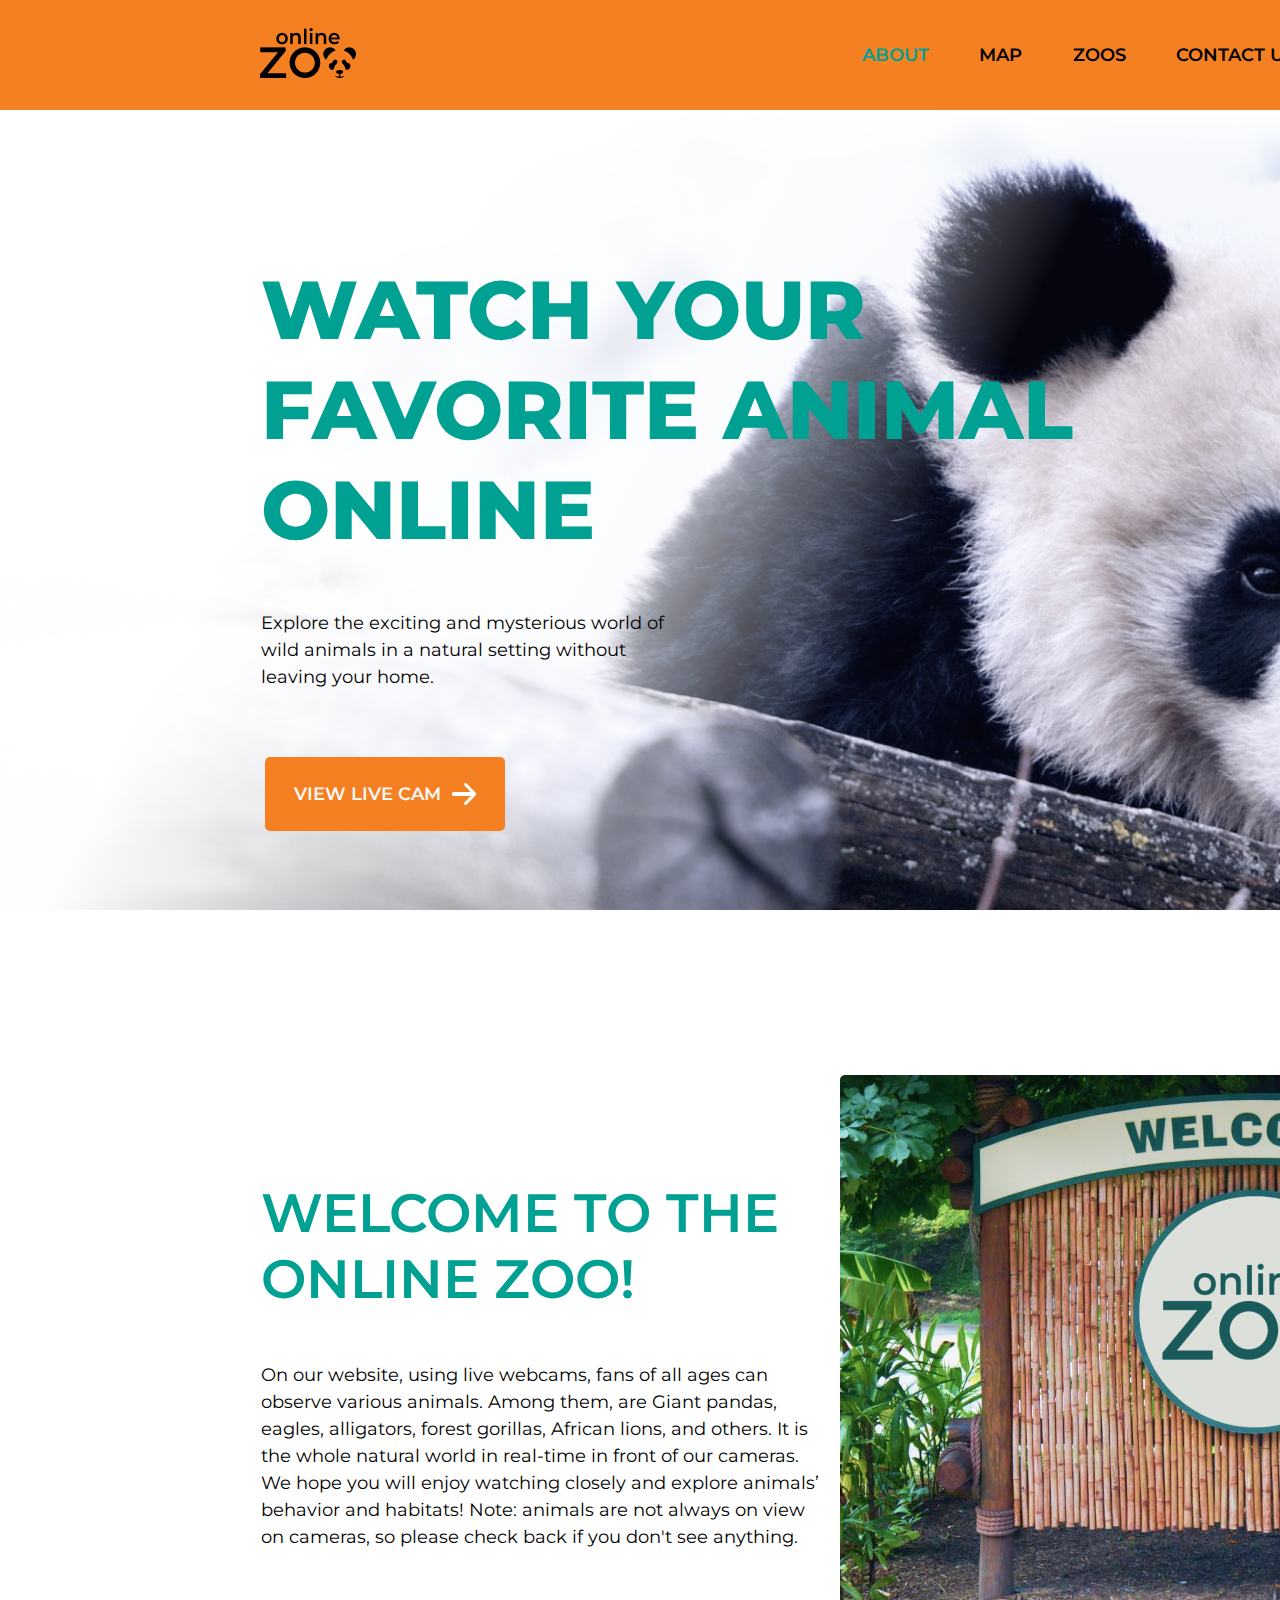
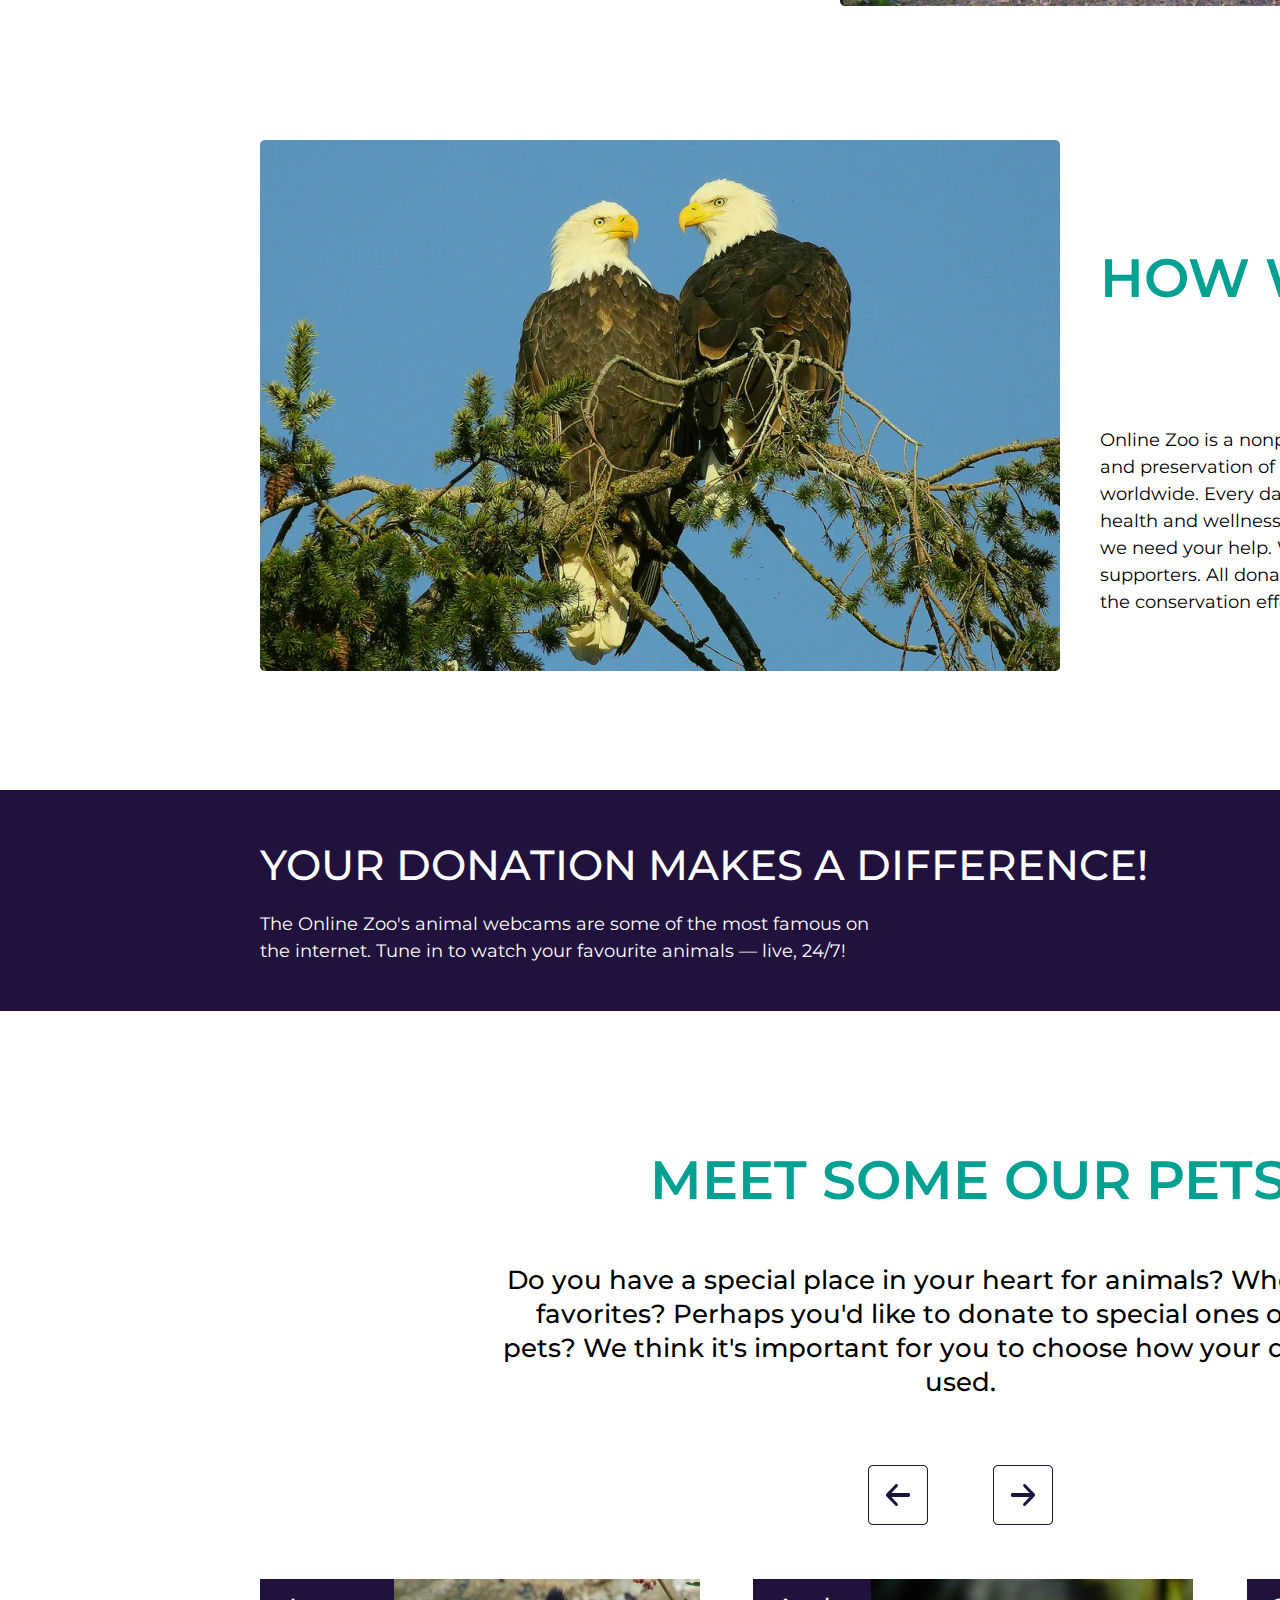
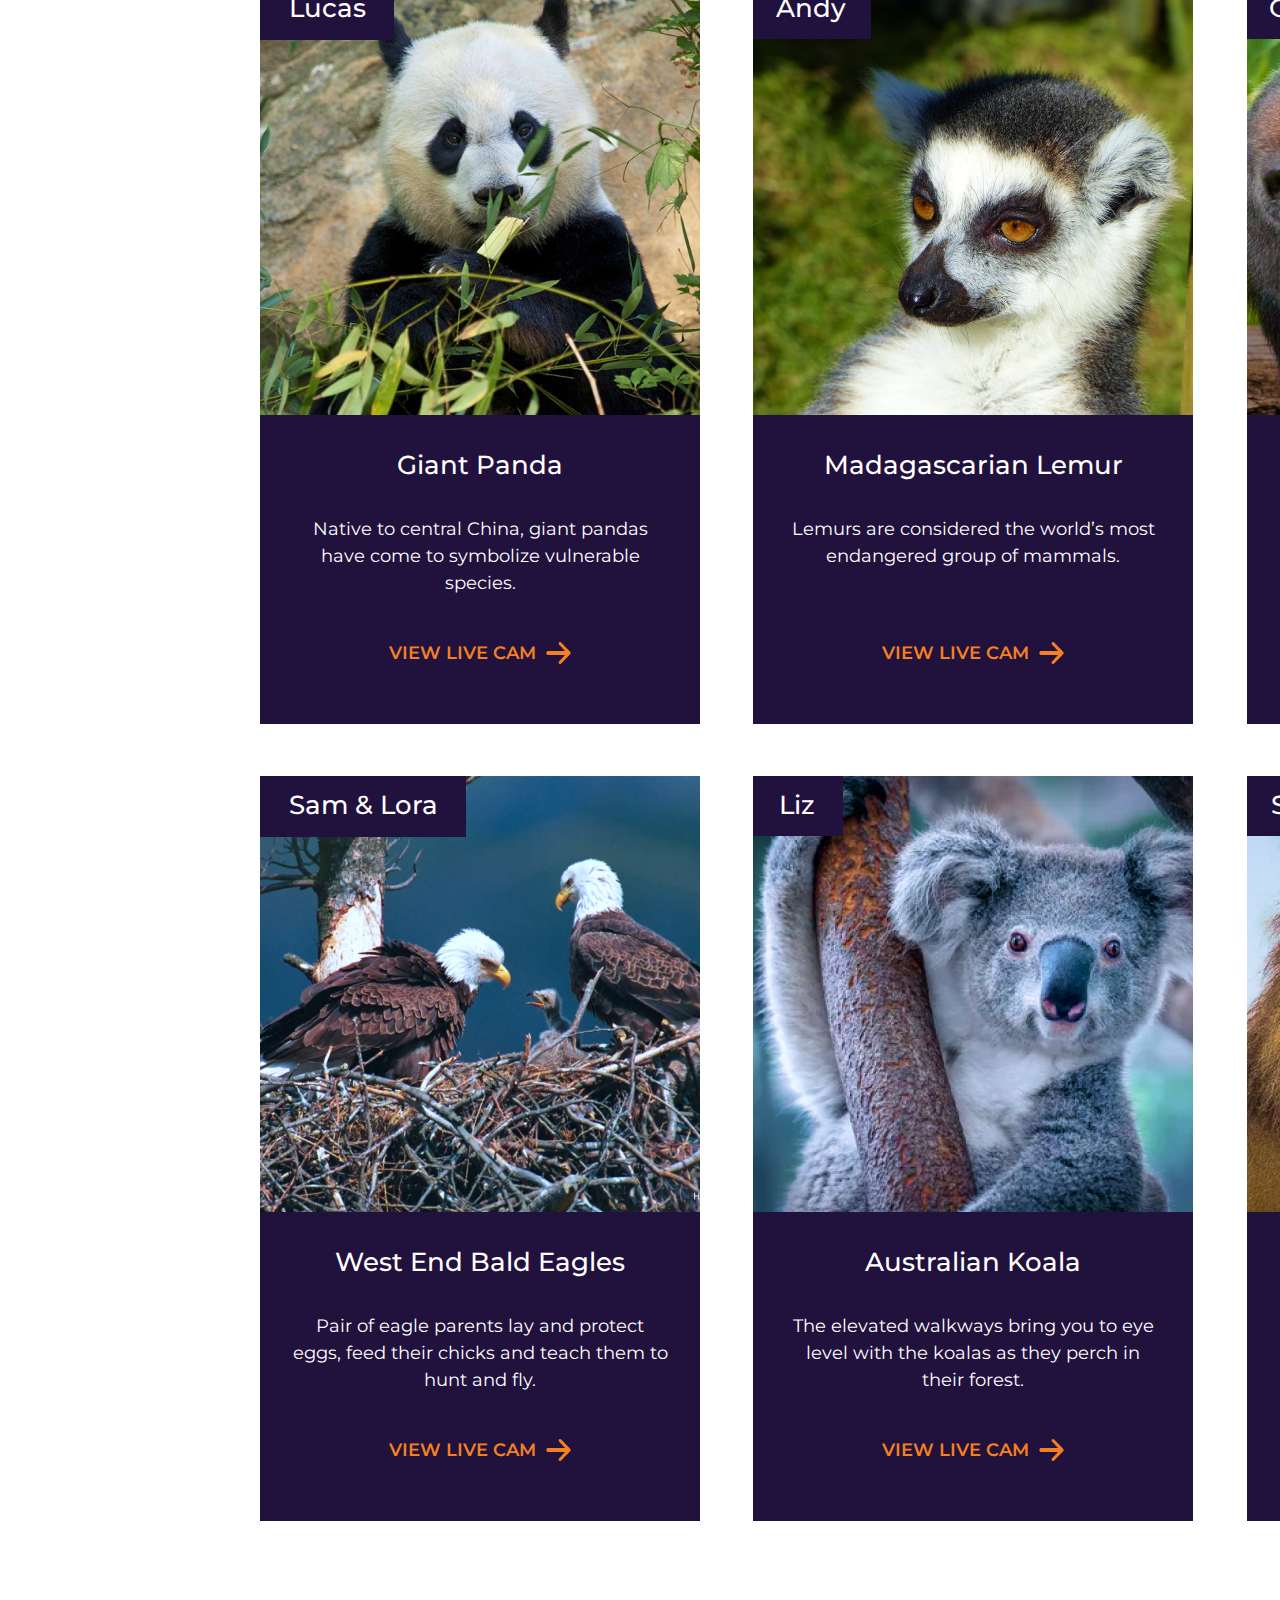
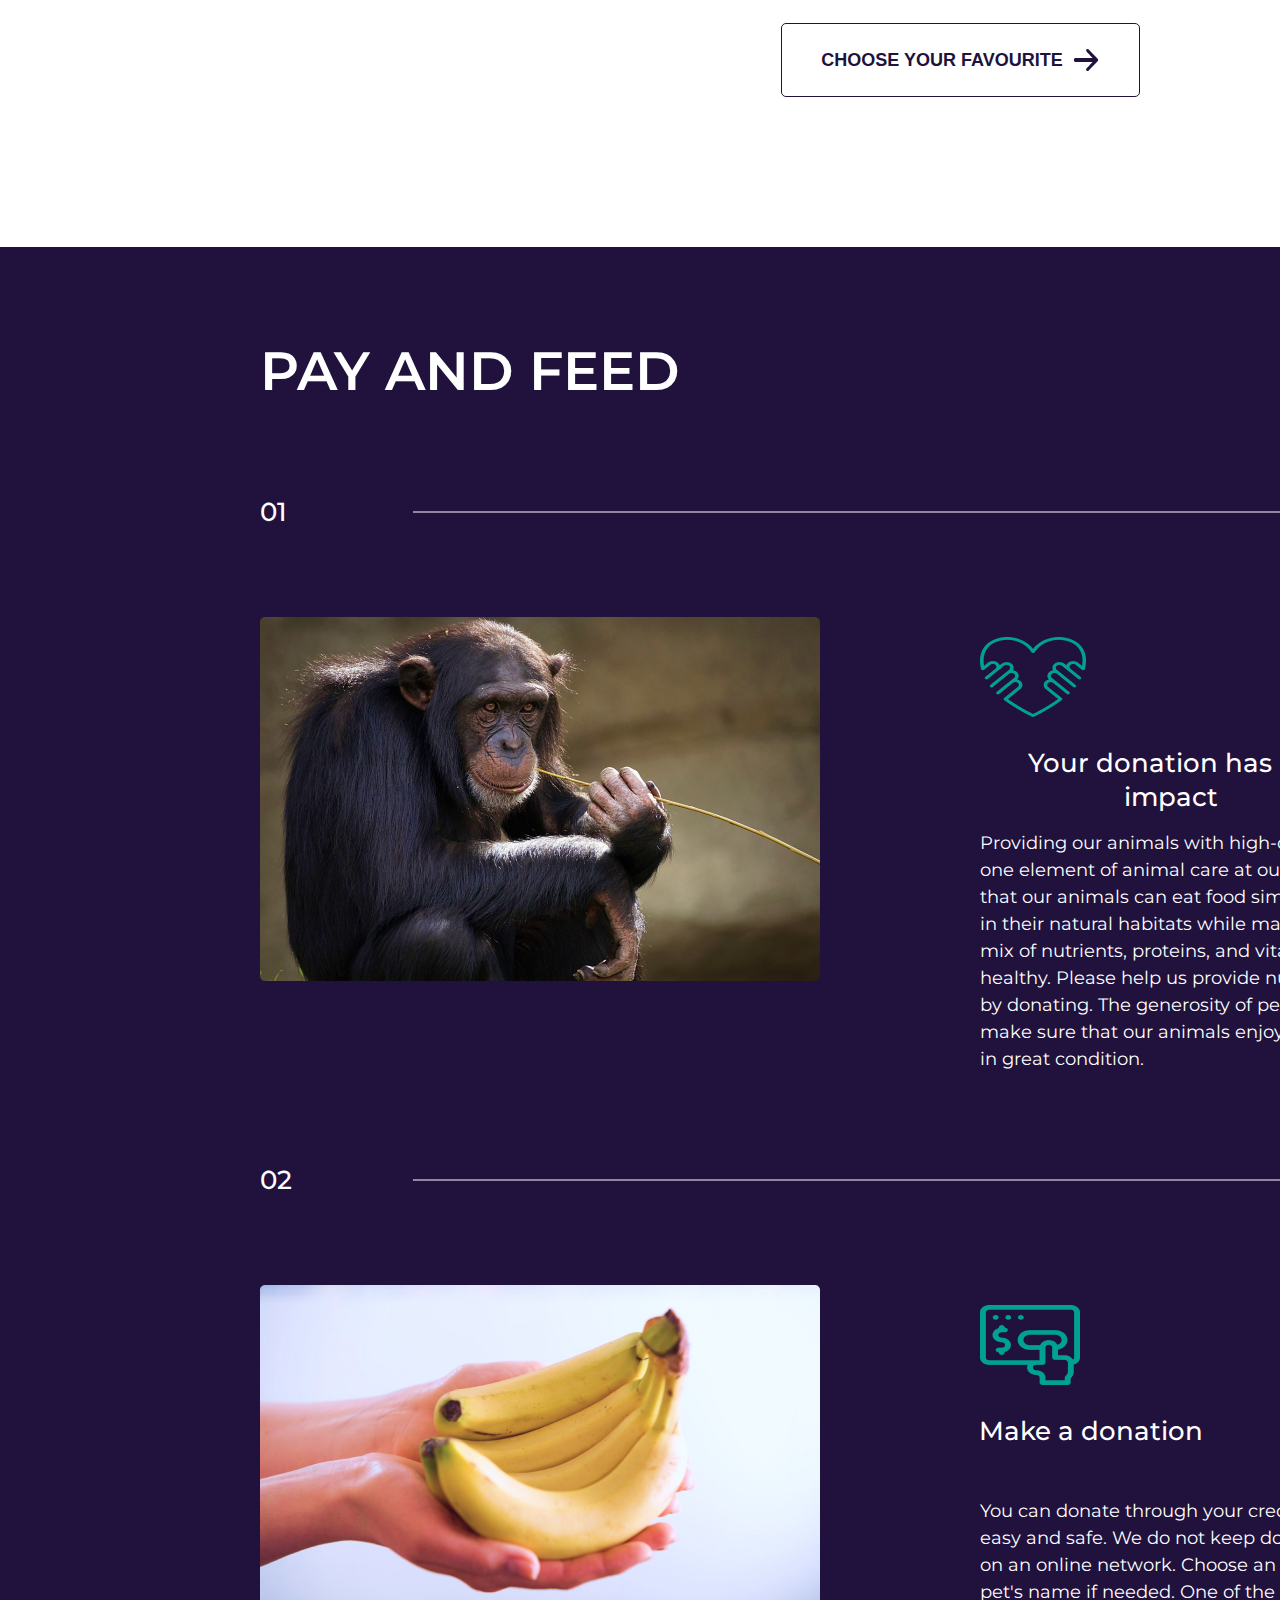
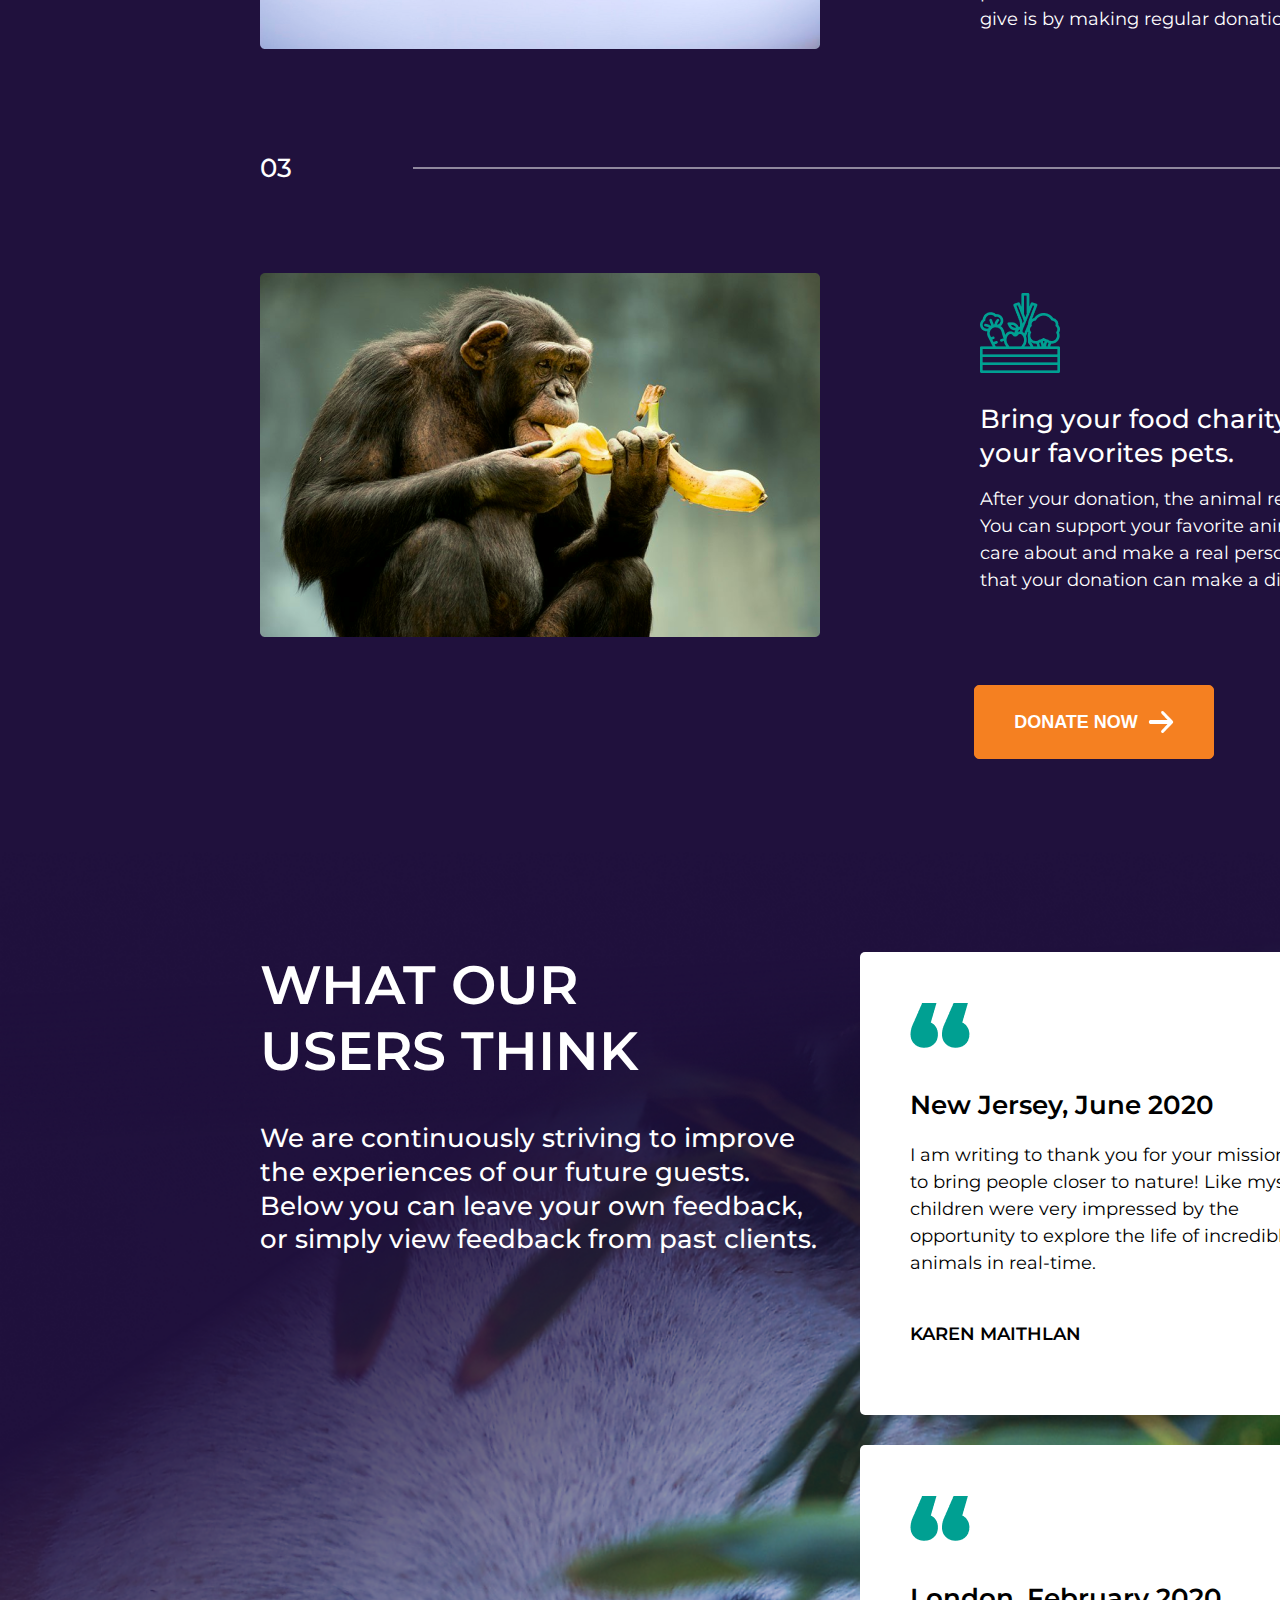
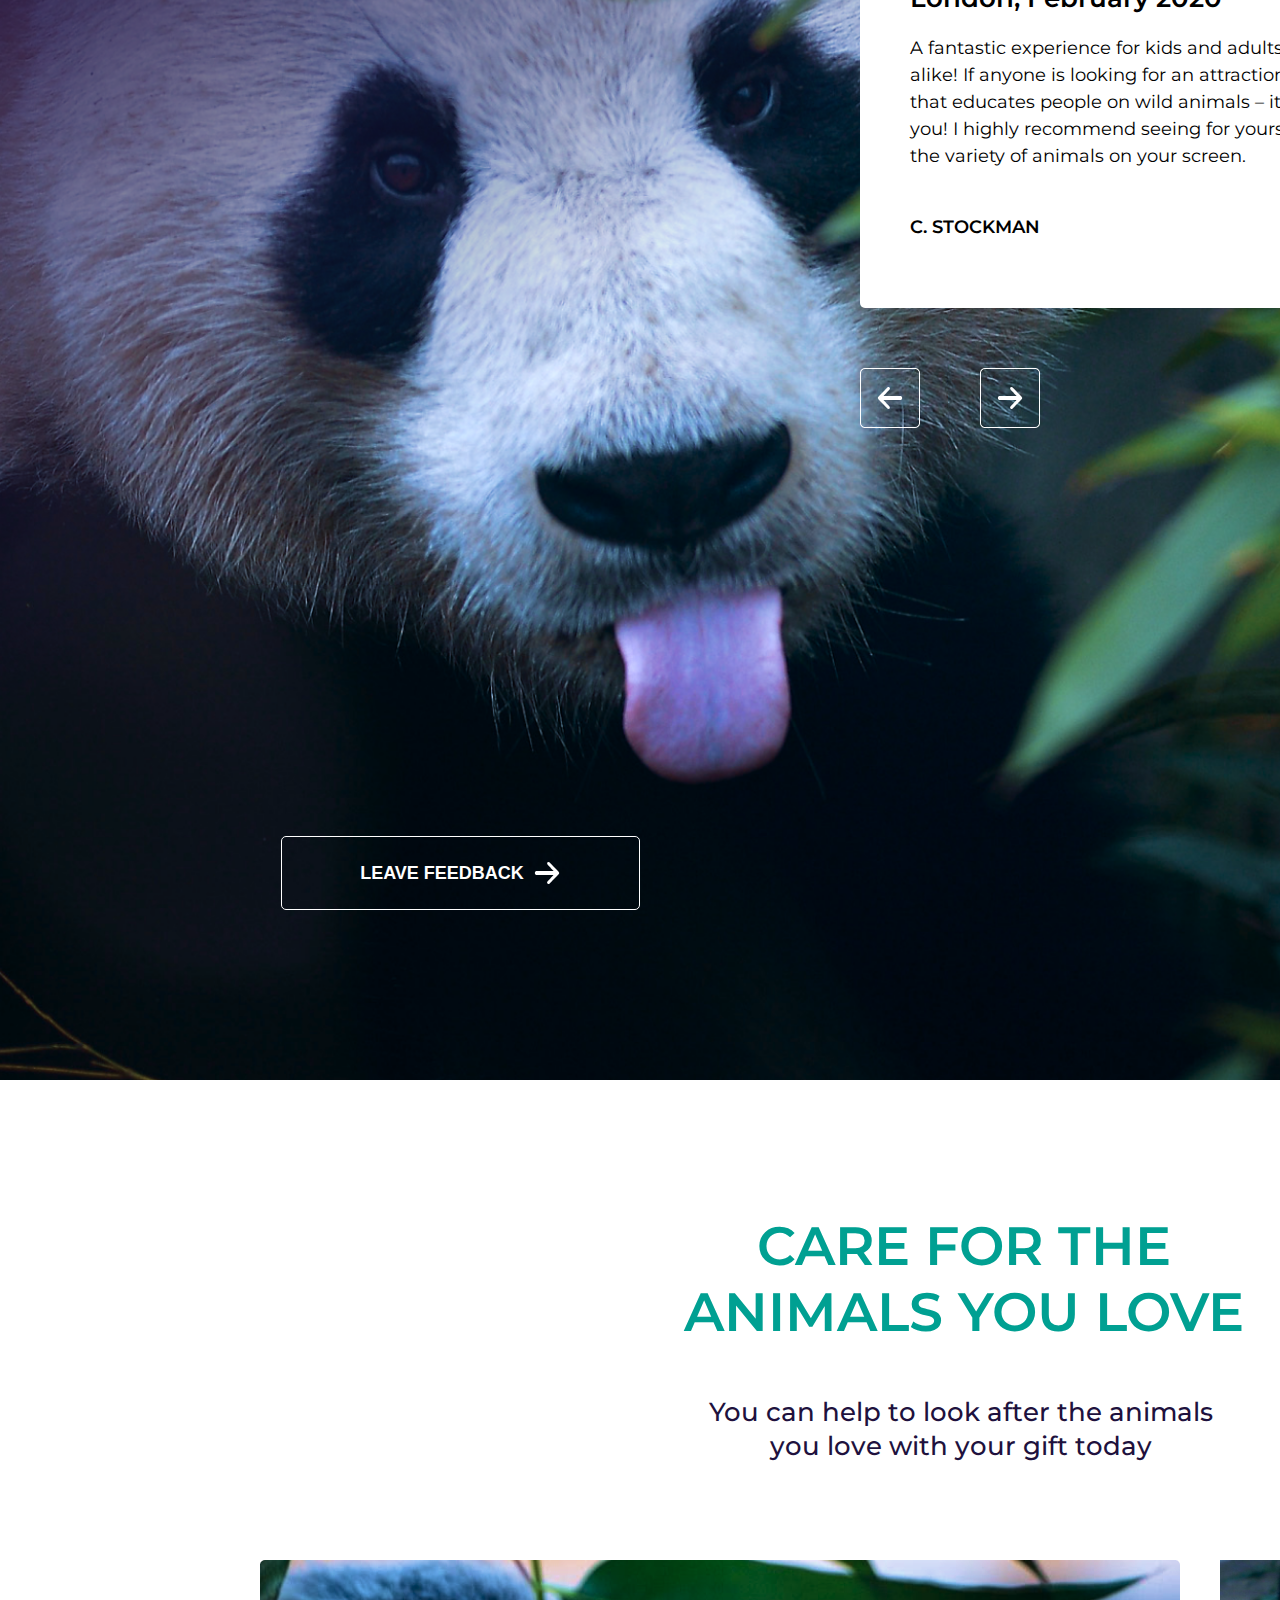
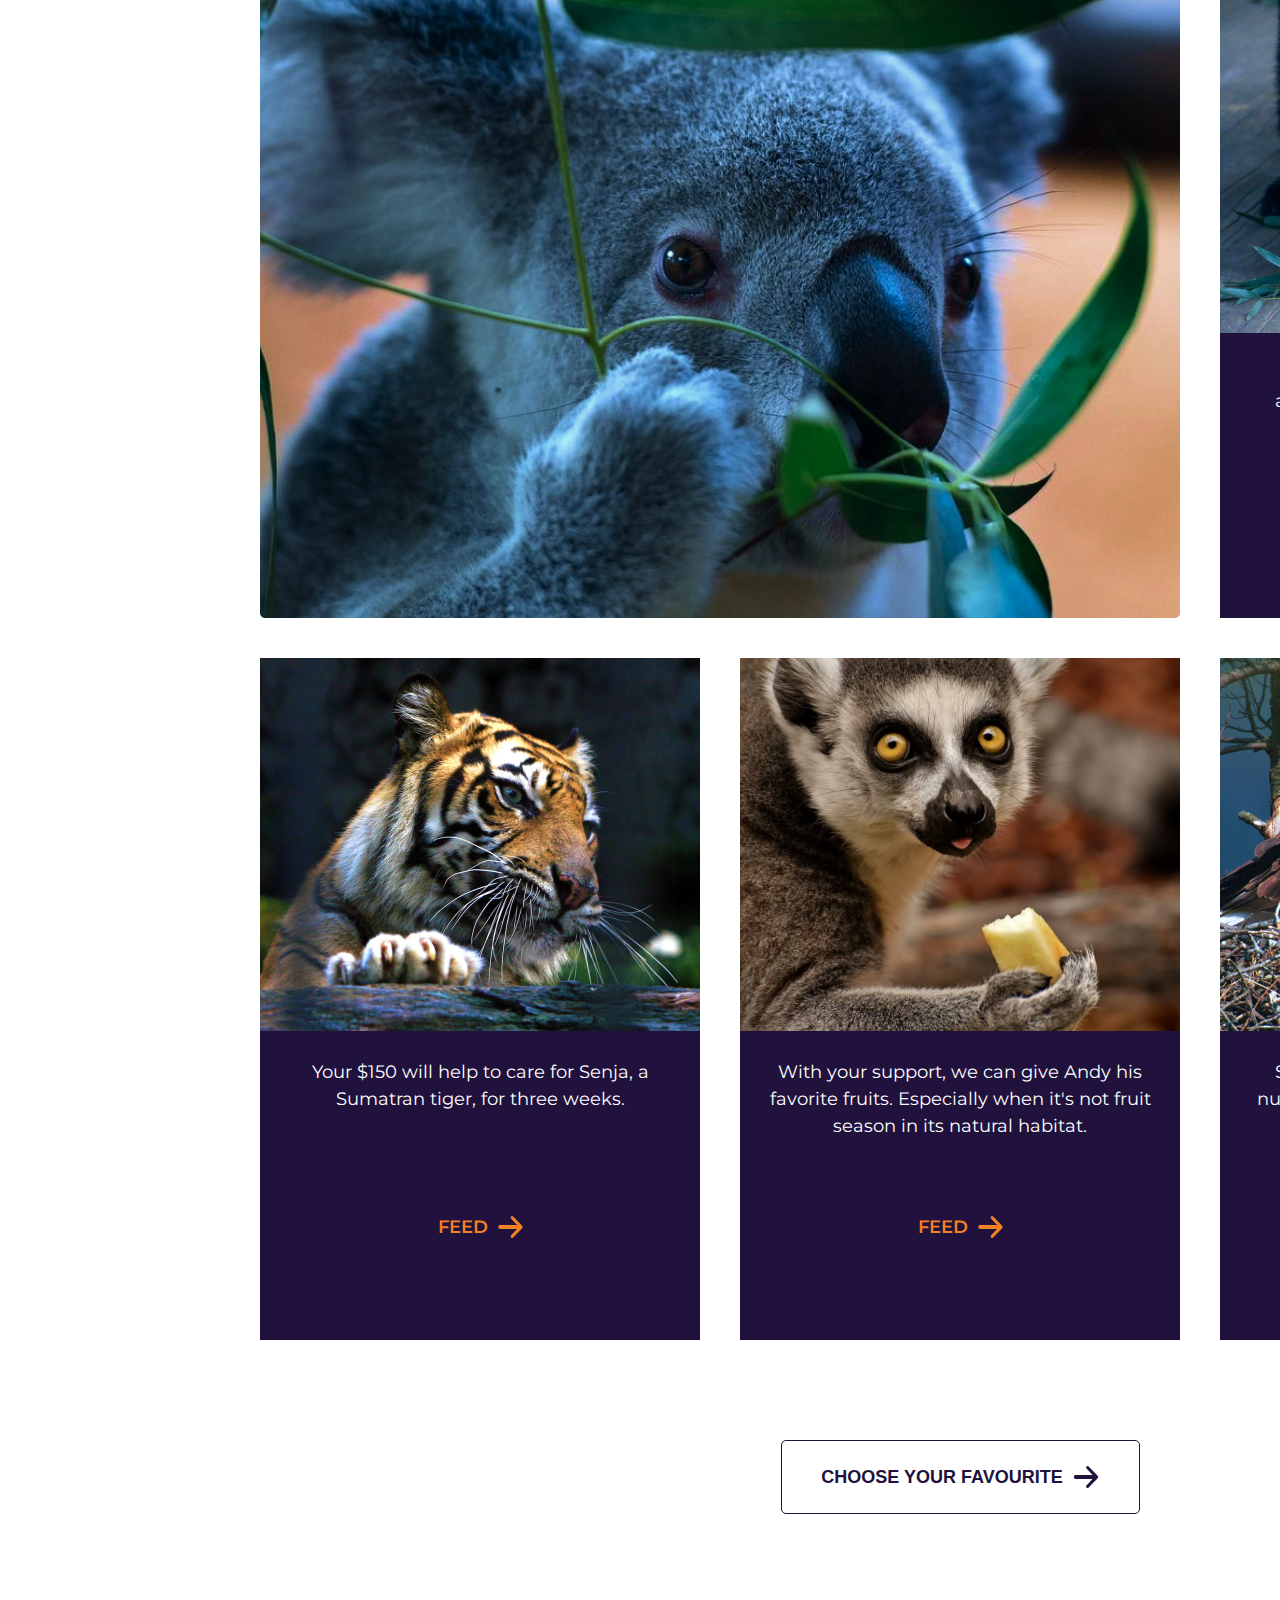
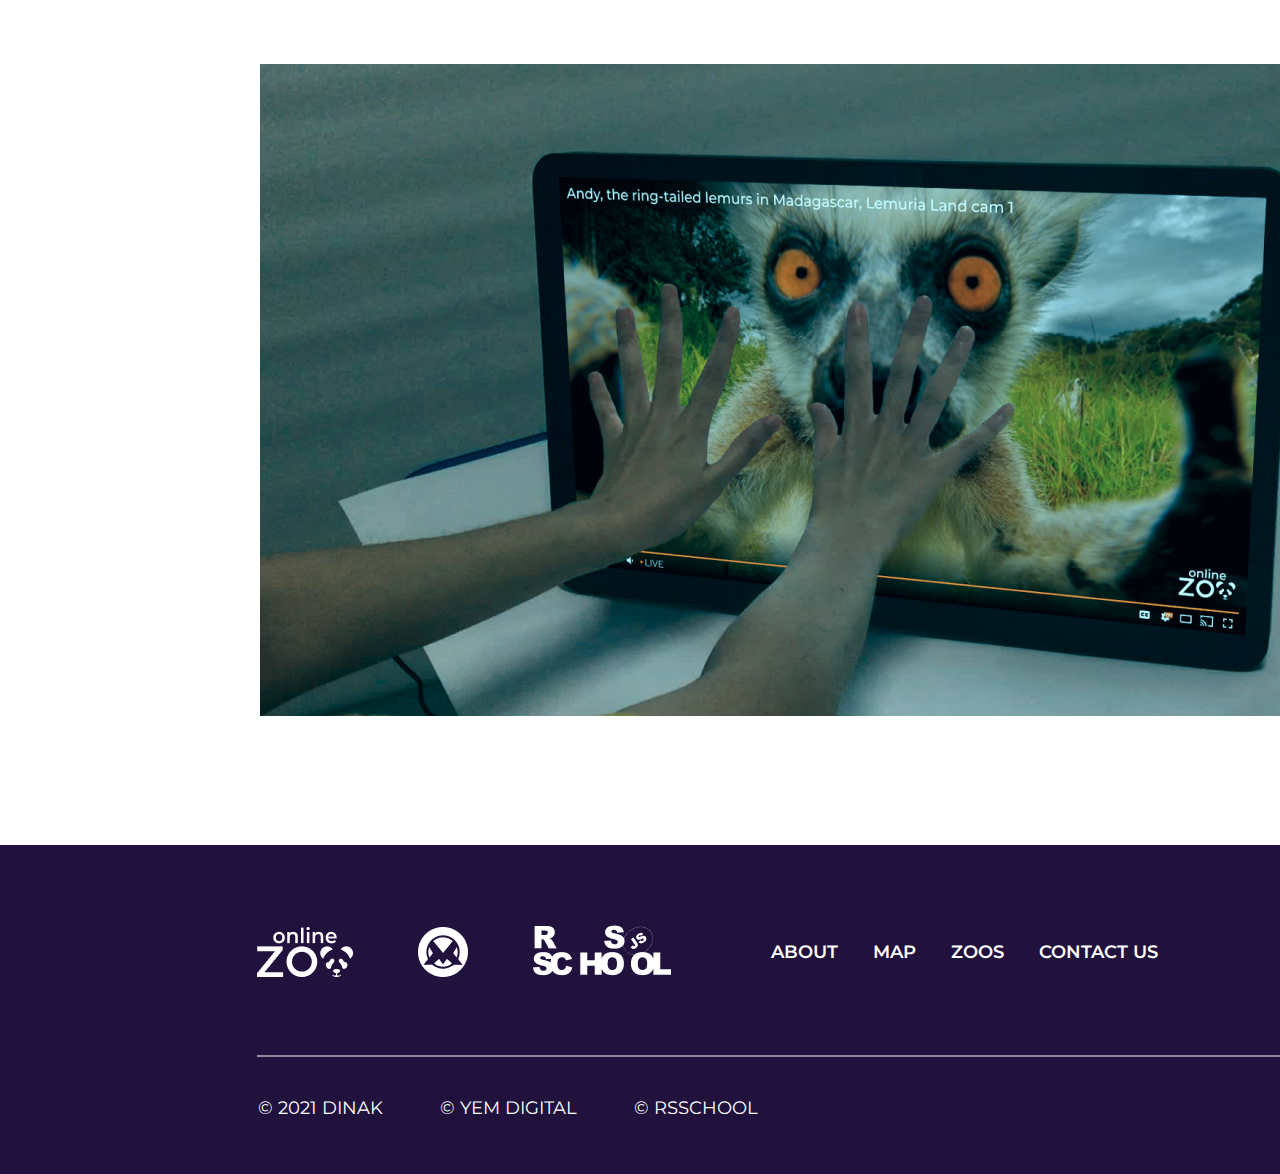
<file: zoo/pages/first-page/index.html>
<!DOCTYPE html>
<html lang="en">
<head>
  <meta charset="UTF-8">
  <meta name="viewport" content="width=device-width, initial-scale=1.0">
  <meta http-equiv="X-UA-Compatible" content="ie=edge">
  <link href="../../assets/signs/bananas.svg" rel="shortcut icon">
  <link rel="stylesheet" href="style.css">
  <title>Gazuz33-Zoo</title>
</head>
<body>
  <header>
   
    <div class="header">
      <div class="container">
          <div class="hlogo">
            <a href="index.html">
            <img src="../../assets/signs/Logo.png" alt="logo"> </div></a>

              <div class="menu">
                <ul>
                  <li><a href="#" class="nav_link" id="about">About</a></li>
                  <li><a href="../map/map.html" class="nav_link">Map</a></li>
                  <li><a href="../zoos/zoos-panda.html" class="nav_link" >Zoos</a></li>
                  <li><a href="../contact us/contact.html" class="nav_link">Contact us</a></li>
                  <li><a href="https://www.figma.com/file/lnK11foY8Aoa6oOlDXovVN/Online-ZOO-Project?node-id=1%3A12" class="nav_link">Design</a></li>

                </ul>
              </div>
              <div class="social">
                  <ul>
                <li><a href="https://www.youtube.com/"><img src="../../assets/soc/y.png" alt="pic" class="n2"></a></li>
                <li><a href="https://www.instagram.com/"><img src="../../assets/soc/i.png" alt="pic" class="n2"></a></li>
                <li><a href="https://www.facebook.com/"><img src="../../assets/soc/f.png" alt="pic" class="n2"></a></li>
                </ul>
              </div>
        </div>
      </div>
      <h1>Online Zoo</h1>
  </header>

  <div class="pandaF">
        <div> <h2>Watch your favorite animal online </h2></div>
        <div class="article">Explore the exciting and mysterious world of wild animals in a natural setting without leaving your home.</div>
    
    <button type="button" class="button" id="view" >VIEW LIVE CAM<img src="../../assets/signs/camr.png" alt="camr" class="camr"></button>
  </div>

  <div class="intro1">
    <div class="wel1"> Welcome to the Online Zoo!</div>
    <div class="w1">On our website, using live webcams, fans of all ages can observe various animals. Among them, are Giant pandas, eagles, alligators, forest gorillas, African lions, and others. It is the whole natural world in real-time in front of our cameras. We hope you will enjoy watching closely and explore animals’ behavior and habitats! Note: animals are not always on view on cameras, so please check back if you don't see anything.</div>

    <div>
        <img src="../../assets/signs/welc.png" alt="logo" class="welc">
    </div>

    <div class="hww">How we work</div>
    <div class="w2">Online Zoo is a nonprofit committed to inspiring awareness and preservation of nature and wild animals in our zoo and worldwide. Every day, our experts work to safeguard the health and wellness of the animals. To continue these efforts, we need your help. We're so grateful to our numerous supporters. All donations, large and small, go a long way to the conservation efforts of our pets.</div>

    <div>
        <img src="../../assets/signs/eagle.png" alt="logo" class="eaglep">
    </div>

    <div class="intro_f"> 
      <div class="tdonate">
        <div class="t1">Your donation makes a difference!</div>
        <div class="t2">The Online Zoo's animal webcams are some of the most famous on the internet. Tune in to watch your favourite animals — live, 24/7!</div>
    </div>
    <div class="donate-con">
      <div class="qdonate">Quick Donate</div>
      <div class="donbtn">
        <form>
          <input type="number" min = "1" max="9999" placeholder="Donation Amount" class="donp" >
          <span>$</span>
          <button type="submit" name="button" class="ok"><img src="../../assets/signs/camr.png" alt="camr" class="camr"></button>
        </form>
      </div>
    </div>
  </div>
</div>

<div class="intro2">
    <div class="i2t1">
      <div class="msop">meet some our Pets</div>
      <div class="i2t">Do you have a special place in your heart for animals? Who are your favorites? Perhaps you'd like to donate to special ones or all our pets? We think it's important for you to choose how your donation is used.</div>
    </div>
    <div class="strelki ">
      <div class="left">
        <img src="../../assets/signs/left1.png" alt="left">
      </div>
      <div class="right">
        <img src="../../assets/signs/right1.png" alt="right">
      </div>
    </div>
    <div class="all">
      <div class="all2">
      <div class="animals">
        <div>
          <div class="purp1">
            <div class="name1">Lucas</div>
          </div>
          </div>
        <a href="../zoos/zoos-panda.html"><img src="../../assets/animals/panda.png" alt="panda" /></a>
        
        <div class="purp">
        <article>
          <h4>Giant Panda</h4>
          <div class="text">Native to central China, giant pandas have come to symbolize vulnerable species.
          </div>
        </article>
        <a href="../zoos/zoos-panda.html"><button type="button" class="button1" >VIEW LIVE CAM<img src="../../assets/signs/camrO.png" alt="camr" class="camrO"></button></a>
        </div>
      </div>
      <div class="animals">
        <div>
          <div class="purp2">
            <div class="name2">Andy</div>
          </div>
          </div>
        <a href="../zoos-lemur/zoos-lemur.html"><img src="../../assets/animals/lemur.png" alt="lemur" /></a>
        <div class="purp">
        <article>
          <h4>Madagascarian Lemur</h4>
          <div class="text">Lemurs are considered the world’s most endangered group of mammals.</div>
        </article>
        <a href="../zoos-lemur/zoos-lemur.html"><button type="button" class="button1" >VIEW LIVE CAM<img src="../../assets/signs/camrO.png" alt="camr" class="camrO"></button></a>
        </div>
      </div>
      <div class="animals">
        <div>
          <div class="purp3">
            <div class="name3">Glen</div>
          </div>
          </div>
        <a href="../zoos-gorilla/zoos-gorilla.html"><img src="../../assets/animals/gorilla.png" alt="gorilla" /></a>
        <div class="purp">
        <article>
          <h4>Gorilla in Congo</h4>
          <div class="text">Variety of snacks very important for the healthy life of gorillas and his plenty of babies.</div>
        </article>
        <a href="../zoos-gorilla/zoos-gorilla.html"><button type="button" class="button1" >VIEW LIVE CAM<img src="../../assets/signs/camrO.png" alt="camr" class="camrO"></button></a>
      </div>
    </div>
      <div class="animals">
        <div>
          <div class="purp4">
            <div class="name4">Mike</div>
          </div>
          </div>
        <img src="../../assets/animals/alligator.jpg" alt="alligator" class="alligator"/>
        <div class="purp">
        <article>
          
          <h4>Chinese Alligator</h4>
          <div class="text">From nose to tail, belly to back, hard scales protect this petite alligator. </div>
        </article>
        <button type="button" class="button1" >VIEW LIVE CAM<img src="../../assets/signs/camrO.png" alt="camr" class="camrO"></button>
      </div>
    </div>
      </div>
    </div>


<div class="all">
  <div class="all2">
  <div class="animals">
    <div>
      <div class="purp5">
        <div class="name5">Sam & Lora</div>
      </div>
      </div>
    <a href="../zoos-eagle/zoos-eagle.html"><img src="../../assets/animals/eagles.png" alt="eagles" /></a>
    <div class="purp">
    <article>
      <h4>West End Bald Eagles</h4>
      <div class="text">Pair of eagle parents lay and protect eggs, feed their chicks and teach them to hunt and fly.
      </div>
    </article>
    <a href="../zoos-eagle/zoos-eagle.html"><button type="button" class="button1" >VIEW LIVE CAM<img src="../../assets/signs/camrO.png" alt="camr" class="camrO"></button></a>
    </div>
  </div>
  <div class="animals">
    <div>
      <div class="purp6">
        <div class="name6">Liz</div>
      </div>
      </div>
    <img src="../../assets/animals/koala.png" alt="koala" />
    <div class="purp">
    <article>
      <h4>Australian Koala
      </h4>
      <div class="text">The elevated walkways bring you to eye level with the koalas as they perch in their forest. 
      </div>
    </article>
    <button type="button" class="button1" >VIEW LIVE CAM<img src="../../assets/signs/camrO.png" alt="camr" class="camrO"></button>
    </div>
  </div>
  <div class="animals">
    <div>
      <div class="purp7">
        <div class="name7">Shake</div>
      </div>
      </div>
    <img src="../../assets/animals/lion.png" alt="lion" />
    <div class="purp">
    <article>
      <h4>African Lion
      </h4>
      <div class="text">Lions roam the savannas and grasslands of Africa, hunting and raising cubs in the pride.

      </div>
    </article>
    <button type="button" class="button1" >VIEW LIVE CAM<img src="../../assets/signs/camrO.png" alt="camr" class="camrO"></button>
  </div>
</div>
  <div class="animals">
    <div>
      <div class="purp8">
        <div class="name8">Senja</div>
      </div>
      </div>
    <img src="../../assets/animals/tiger.jpg" alt="tiger" class="tiger"/>
    <div class="purp">
    <article>
      <h4>Sumatran Tiger

      </h4>
      <div class="text">Sumatran Tigers are the smallest of the five sub-species, and are found in Indonesia. </div>
    </article>
    <a href="#"><button type="button" class="button1" >VIEW LIVE CAM<img src="../../assets/signs/camrO.png" alt="camr" class="camrO"></button></a>
  </div>
</div>
  </div>
</div>
<div class="choose">
  <form action="../map/map.html"> 
    <a href="../map/map.html"><button type="submit" name="button" class="choose" id="chs" >choose your favourite<img src="../../assets/signs/str.png" alt="camr" class="camr"></button></a>
  </form>
</div>
</div>
<div class="intro3">
  <div class="t13">PAY AND FEED</div>
  <div class="struct">
  <div class="t23">01</div>
    <div class="line"><img src="../../assets/signs/line.png" alt="line" class="line"/></div>
</div>
 <div class="monkey">

  <div class="monkeyp"><img src="../../assets/animals/monkey.png" alt="monkey"></div>
  <div class="heart"><img src="../../assets/signs/heart.png" alt="heart"></div>
  <div class="t24">Your donation has an impact</div>
  <div class="t25">Providing our animals with high-quality nutritious diets is just one element of animal care at our Zoo. We do all the best so that our animals can eat food similar to what they might find in their natural habitats while making sure they get the right mix of nutrients, proteins, and vitamins to be happy and healthy. Please help us provide nutritious food for our animals by donating. The generosity of people like you can help us make sure that our animals enjoy good food that keeps them in great condition.</div>

 </div>

 <div class="struct2">
  <div class="t26">02</div>
    <div class="line"><img src="../../assets/signs/line.png" alt="line" class="line"/></div>
</div>
 <div class="banana">

  <div class="bananap"><img src="../../assets/signs/banana.png" alt="banana"></div>
  <div class="payer"><img src="../../assets/signs/payer.png" alt="payer"></div>
  <div class="t27">Make a donation</div>
  <div class="t28">You can donate through your credit card without any fees. It is easy and safe. We do not keep donors' personal information on an online network. Choose an amount to give and the pet's name if needed. One of the most effective ways you can give is by making regular donations.</div>

 </div>

 <div class="struct3">
  <div class="t29">03</div>
    <div class="line"><img src="../../assets/signs/line.png" alt="line" class="line"/></div>
</div>
 <div class="monkey2">

  <div class="monkey2p"><img src="../../assets/animals/monkey2.png" alt="monkey2"></div>
  <div class="veg"><img src="../../assets/signs/veg.png" alt="veg"></div>
  <div class="t210">Bring your food charity — straight to your favorites pets.</div>
  <div class="t211">After your donation, the animal receives its favorite foods. You can support your favorite animals or any animal you care about and make a real personal impact. Never doubt that your donation can make a difference even if it is small.</div>
  <form action="">
    <button type="submit" name="button" class="dn" >donate now<img src="../../assets/signs/camr.png" alt="camr" class="camr"></button>
  </form>
 </div>
</div>


<div class="panda1F">
<div class="t3">
<div class="t31">what our users think</div>
<div class="t32">We are continuously striving to improve the experiences of our future guests. Below you can leave your own feedback, or simply view feedback from past clients. </div>

<div class="block">
  <div class="kav"><img src="../../assets/signs/kav.png" alt="kav"></div>
<div class="sight">New Jersey, June 2020</div>
<div class="text1">I am writing to thank you for your mission is to bring people closer to nature! Like myself, children were very impressed by the opportunity to explore the life of incredible animals in real-time. </div>
<div class="sign">Karen Maithlan</div>
</div>

</div>

<div class="block1">
  <div class="kav"><img src="../../assets/signs/kav.png" alt="kav"></div>
<div class="sight1">Toronto, November 2020</div>
<div class="text2">We so enjoy the ever-evolving selection of animals from around the globe. THANK YOU for sharing these fascinating animal friends with us so that we may learn and increase our understanding of the animal kingdom. </div>
<div class="sign1">Carol Larsen</div>
</div>

<div class="block2">
  <div class="kav"><img src="../../assets/signs/kav.png" alt="kav"></div>
<div class="sight2">London, February 2020</div>
<div class="text3">A fantastic experience for kids and adults alike! If anyone is looking for an attraction that educates people on wild animals – it's for you! I highly recommend seeing for yourself the variety of animals on your screen. </div>
<div class="sign2">C. Stockman</div>
</div>

<div class="block3">
  <div class="kav"><img src="../../assets/signs/kav.png" alt="kav"></div>
<div class="sight3">Amsterdam, June 2020</div>
<div class="text4">I want to thank you for the amazing sites you find to put your cameras to let each of us see things that we would probably never see on our own. There are so many positives on Zoo Online and I'm grateful for it. Thank you so much! </div>
<div class="sign3">Tomas Ray</div>
</div>

<div class="strelki1 ">
  <div class="left">
    <img src="../../assets/signs/left2.png" alt="left">
  </div>
  <div class="right">
    <img src="../../assets/signs/right2.png" alt="right">
  </div>
</div>

<div class="choose2">
  <form action="">
    <button type="submit" name="button" class="choose2" id="fdbk">leave feedback<img src="../../assets/signs/camr.png" alt="camr" class="camr"></button>
  </form>
</div>

</div>

<div class="intro4">
  <div>
    <div class="i3t1">care for the animals you love </div>
    <div class="i3t2">You can help to look after the animals you love with your gift today
    </div>
  </div>

  <div class="koala2"><img src="../../assets/animals/koala2.png" alt="koala2">
  <div class="animals1">
    <a href="../zoos/zoos-panda.html"><img src="../../assets/animals/panda3.png" alt="panda3" class="panda3"/></a>
    <div class="Purp1">
    <article>
      <div class="Text1">Your $30 could give Lucas <br> a slice of panda cake, made with our secret recipe. </div>
    </article>
    <a href="../zoos/zoos-panda.html"><button type="button" class="button2" >FEED<img src="../../assets/signs/camrO.png" alt="camr" class="camrO"></button></a>
  </div>
</div>
</div>

<div class="All">
<div class="Animals">
  <img src="../../assets/animals/tiger2.png" alt="tiger2" class="tiger2"/>
  <div class="Purp2">
  <article>
    <div class="Text1"> Your $150 will help to care for Senja, a Sumatran tiger, for three weeks. </div>
  </article>
  <button type="button" class="button2" >FEED<img src="../../assets/signs/camrO.png" alt="camr" class="camrO"></button>
</div>
</div>
<div class="Animals">
  <a href="../zoos-lemur/zoos-lemur.html"><img src="../../assets/animals/lemur2.png" alt="lemur2" class="lemur2"/></a>
  <div class="Purp2">
  <article>
    <div class="Text1"> With your support, we can give Andy his favorite fruits. Especially when it's not fruit season in its natural habitat. </div>
  </article>
  <a href="../zoos-lemur/zoos-lemur.html"><button type="button" class="button2" >FEED<img src="../../assets/signs/camrO.png" alt="camr" class="camrO"></button></a>
</div>
</div>
<div class="Animals1">
  <a href="../zoos-eagle/zoos-eagle.html"><img src="../../assets/animals/eagles1.png" alt="eagles1" class="eagles1"/></a>
  <div class="Purp2">
  <article>
    <div class="Text1"> Sam & Lora have hatched and raised numerous young and will be happy with your help.  </div>
  </article>
  <a href="../zoos-eagle/zoos-eagle.html"><button type="button" class="button2" >FEED<img src="../../assets/signs/camrO.png" alt="camr" class="camrO"></button></a>
</div>
</div>

</div>


<div class="choose">
  <form action="../map/map.html">
    <a href="../map/map.html"><button type="submit" name="button" class="choose" id="chs">choose your favourite<img src="../../assets/signs/str.png" alt="camr" class="camr"></button></a>
  </form>
</div>
<div class="tocuch">
  <img src="../../assets/signs/touch.png" alt="touch" class="touch"/>

</div>

</div>

<footer>
  <div class="container2">
    <div class="flogo1" data-title="Online Zoo">
      <img src="../../assets/signs/flogo1.png" alt="logo"> </div>
    <div class="flogo2" data-title="Yem Digital">
      <img src="../../assets/signs/flogo2.png" alt="logo">
    </div>
    <div class="flogo3" data-title="Rolling Scopes School">
      <img src="../../assets/signs/flogo3.png" alt="logo">
    </div>
        <div class="menu2">
          <ul>
            <li><a href="#" class="nav_link">About</a></li>
            <li><a href="../map/map.html" class="nav_link">Map</a></li>
            <li><a href="../zoos/zoos-panda.html" class="nav_link">Zoos</a></li>
            <li><a href="../contact us/contact.html" class="nav_link">Contact us</a></li>
            

          </ul>
        </div>
        <div class="dont">
          <form action="">
            <button type="submit" name="button" class="dont" id="fdbk" >donate for volunteers<img src="../../assets/signs/camr.png" alt="camr" class="camr"></button>
          </form>
        </div>
  </div>
  <div class="line"><img src="../../assets/signs/line2.png" alt="line" class="line2"/></div>
  <div class="container3">
      <div class="menu3">
          <ul>
            <li>© 2021 DinaK </li>
            <li>© Yem Digital </li>
            <li>© RSSchool</li>
          </ul>
        </div>
        <div class="social1">
            <ul>
              <li><a href="https://www.youtube.com/"><img src="../../assets/soc/y.png" alt="pic" class="n2"></a></li>
              <li><a href="https://www.instagram.com/"><img src="../../assets/soc/i.png" alt="pic" class="n2"></a></li>
              <li><a href="https://www.facebook.com/"><img src="../../assets/soc/f.png" alt="pic" class="n2"></a></li>
          </ul>
        </div>
  </div>


</footer>
</file>
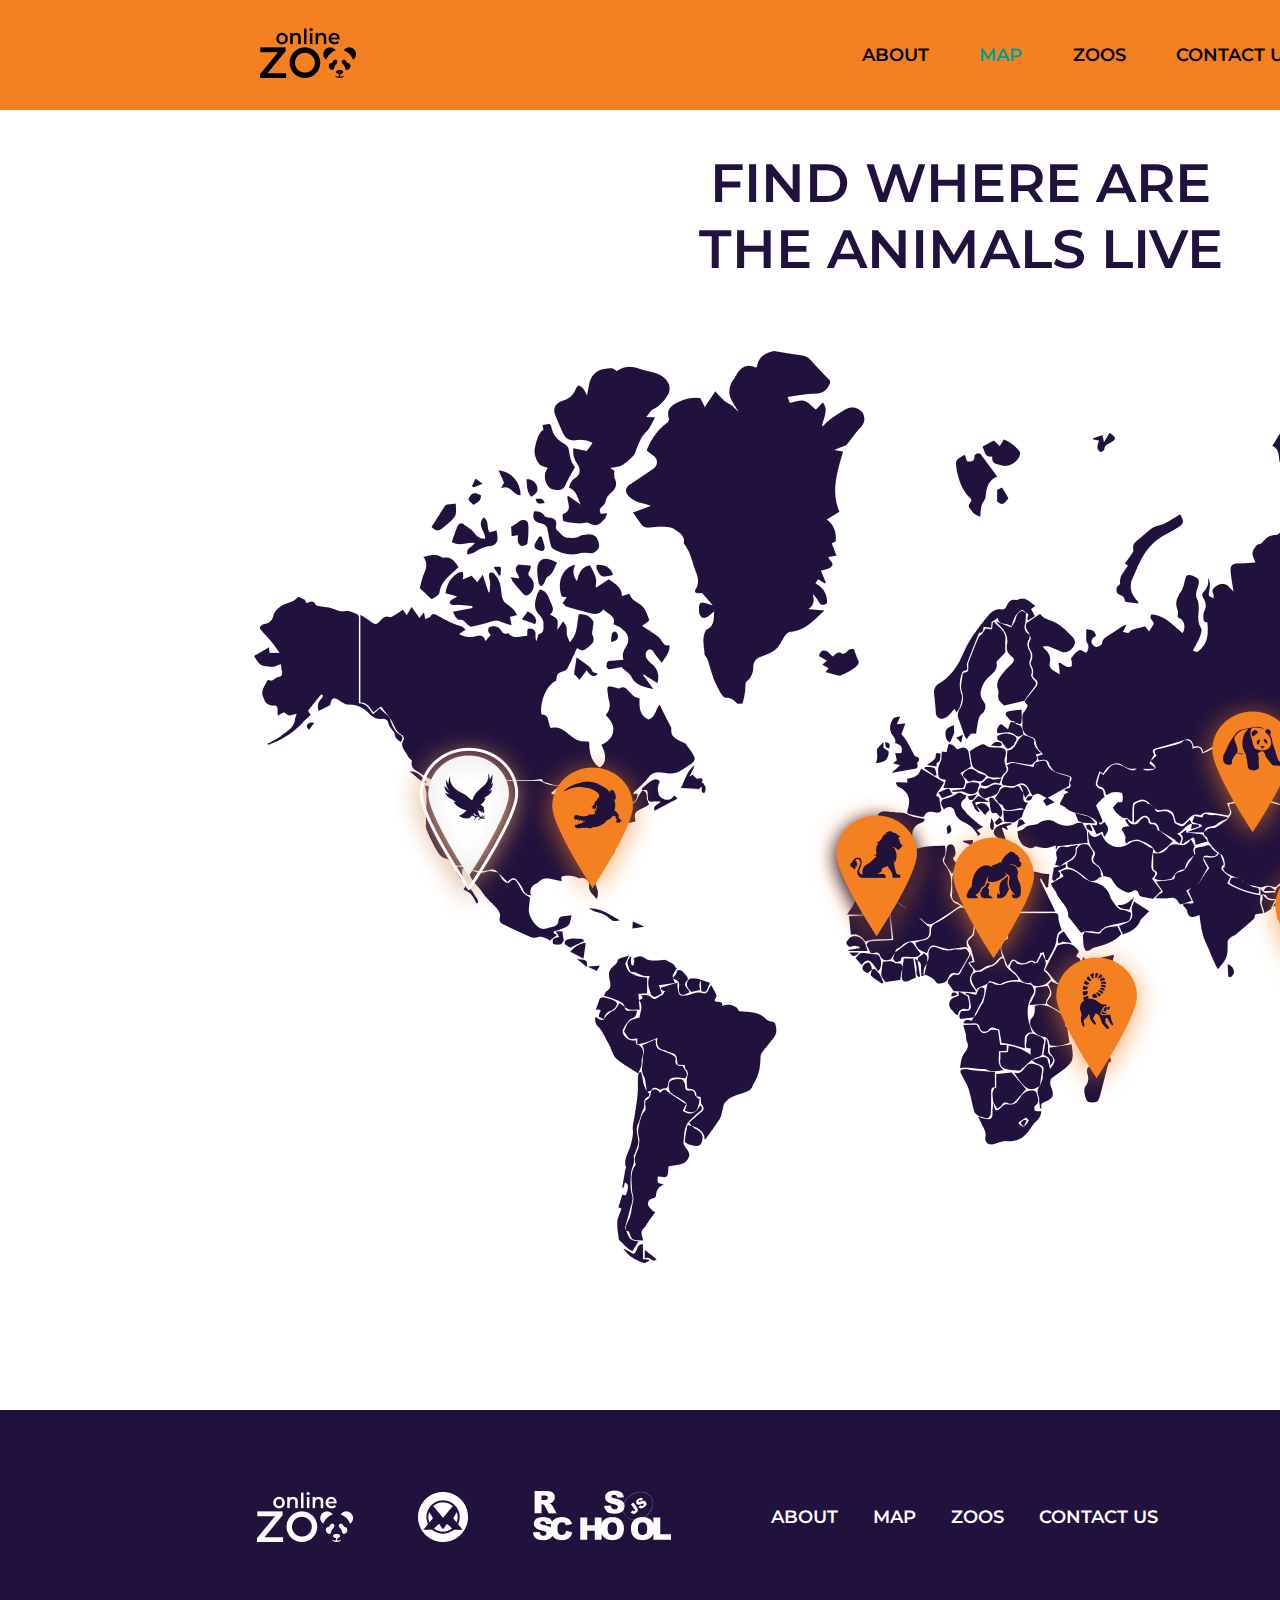
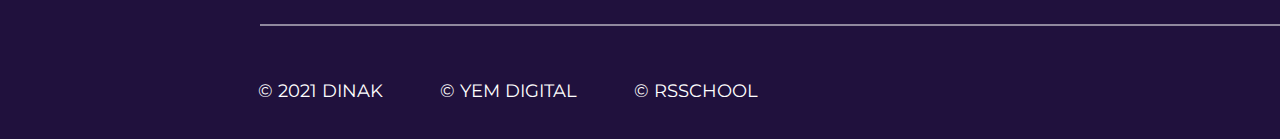
<file: map.html>
<!DOCTYPE html>
<html lang="en">
<head>
  <meta charset="UTF-8">
  <meta name="viewport" content="width=device-width, initial-scale=1.0">
  <meta http-equiv="X-UA-Compatible" content="ie=edge">
  <link href="signs/bananas.svg" rel="shortcut icon">
  <link rel="stylesheet" href="map.css">
  <title>Online-zoo</title>
</head>
<body>
  <header>

    <div class="header">
      <div class="container">
          <div class="hlogo">
              <a href="first page.html">
            <img src="signs/Logo.png" alt="logo"> </div></a>

              <div class="menu">
                <ul>
                  <li><a href="first page.html" class="nav_link" >About</a></li>
                  <li><a href="#" class="nav_link" id="map">Map</a></li>
                  <li><a href="#" class="nav_link">Zoos</a></li>
                  <li><a href="#" class="nav_link">Contact us</a></li>
                  <li><a href="https://www.figma.com/file/lnK11foY8Aoa6oOlDXovVN/Online-ZOO-Project?node-id=1%3A12" class="nav_link">Design</a></li>

                </ul>
              </div>
              <div class="social">
                  <ul>
                <li><a href="https://www.youtube.com/"><img src="soc/y.png" alt="pic" class="n2"></a></li>
                <li><a href="https://www.instagram.com/"><img src="soc/i.png" alt="pic" class="n2"></a></li>
                <li><a href="https://www.facebook.com/"><img src="soc/f.png" alt="pic" class="n2"></a></li>
                </ul>
              </div>
        </div>
      </div>
      <h1>Online Zoo</h1>
  </header>
  <div class="intro">
    <div class="find">find where are the animals live</div>
    <div class="map">
 <img src="signs/Map.png" alt="map" class="karta">
        <div class="eagle_loc" data-title="Bald Eagle, Continental United States">
            <img src="signs/eagle_loc.png" alt="map" >
        </div>

        <div class="croc_loc" >
            <img src="signs/croc_loc.png" alt="map">
        </div>
        <div class="lion_loc">
            <img src="signs/lion_loc.png" alt="map">
        </div>
        <div class="gorilla_loc" data-title="Western lowland gorillas, Western Africa">
            <img src="signs/gorilla_loc.png" alt="map">
        </div>
        <div class="lemur_loc" data-title="Ring-Tailed Lemur, Southeast Asia">
            <img src="signs/lemur_loc.png" alt="map">
        </div>
        <div class="panda_loc" data-title="Giant Panda, Eastern Asia">
            <img src="signs/panda_loc.png" alt="map">
        </div>
        <div class="tiger_loc">
            <img src="signs/tiger_loc.png" alt="map">
        </div>

        <div class="coala_loc">
            <img src="signs/coala_loc.png" alt="map">
        </div>
    </div>

  </div>

  <footer>
    <div class="container2">
      <div class="flogo1" data-title="Online Zoo">
        <img src="signs/flogo1.png" alt="logo"> </div>
      <div class="flogo2" data-title="Yem Digital">
        <img src="signs/flogo2.png" alt="logo">
      </div>
      <div class="flogo3" data-title="Rolling Scopes School">
        <img src="signs/flogo3.png" alt="logo">
      </div>
          <div class="menu2">
            <ul>
              <li><a href="first page.html" class="nav_link">About</a></li>
              <li><a href="#" class="nav_link">Map</a></li>
              <li><a href="#" class="nav_link">Zoos</a></li>
              <li><a href="#" class="nav_link">Contact us</a></li>
              
  
            </ul>
          </div>
          <div class="dont">
            <form action="">
              <button type="submit" name="button" class="dont" id="fdbk" >donate for volunteers<img src="signs/camr.png" alt="camr" class="camr"></button>
            </form>
          </div>
    </div>
    <div class="line"><img src="signs/line2.png" alt="line" class="line2"/></div>
    <div class="container3">
        <div class="menu3">
            <ul>
              <li>© 2021 DinaK </li>
              <li>© Yem Digital </li>
              <li>© RSSchool</li>
            </ul>
          </div>
          <div class="social1">
              <ul>
                <li><a href="https://www.youtube.com/"><img src="soc/y.png" alt="pic" class="n2"></a></li>
                <li><a href="https://www.instagram.com/"><img src="soc/i.png" alt="pic" class="n2"></a></li>
                <li><a href="https://www.facebook.com/"><img src="soc/f.png" alt="pic" class="n2"></a></li>
            </ul>
          </div>
    </div>
  
  
  </footer>
</file>
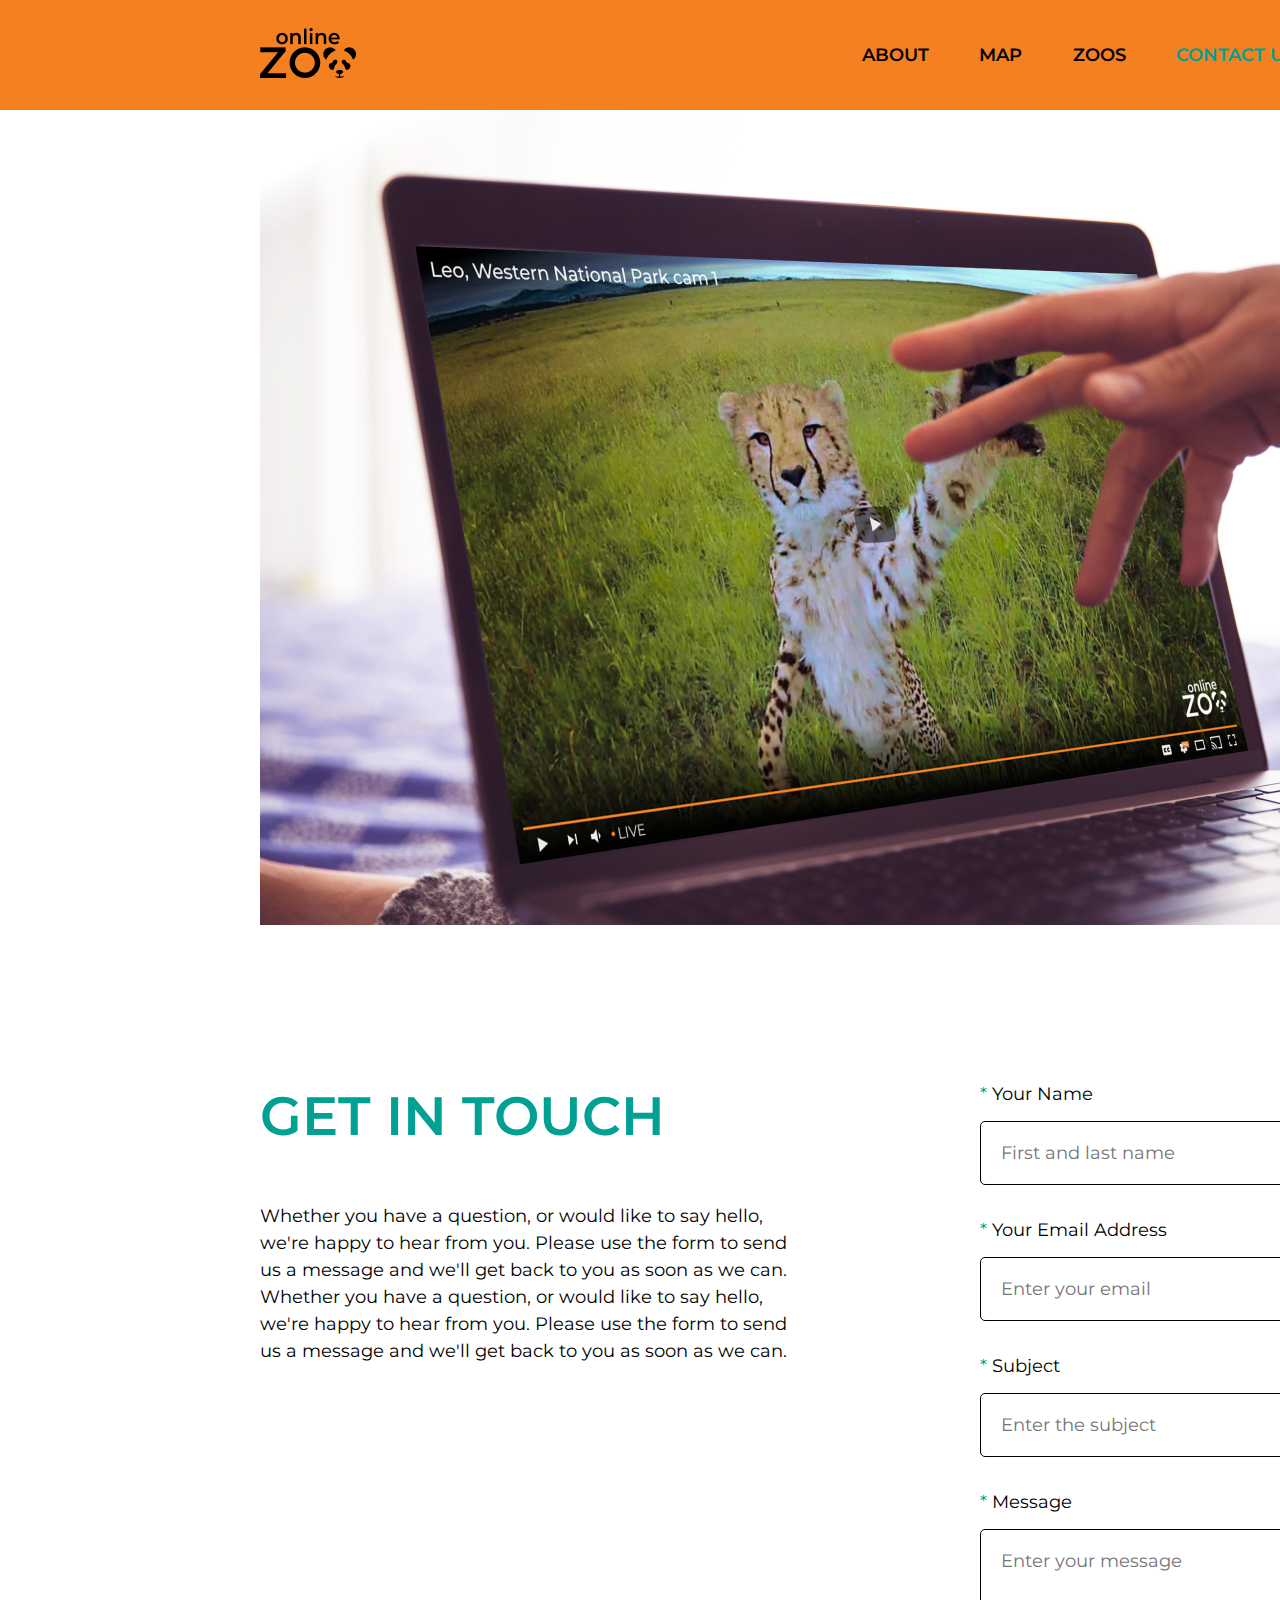
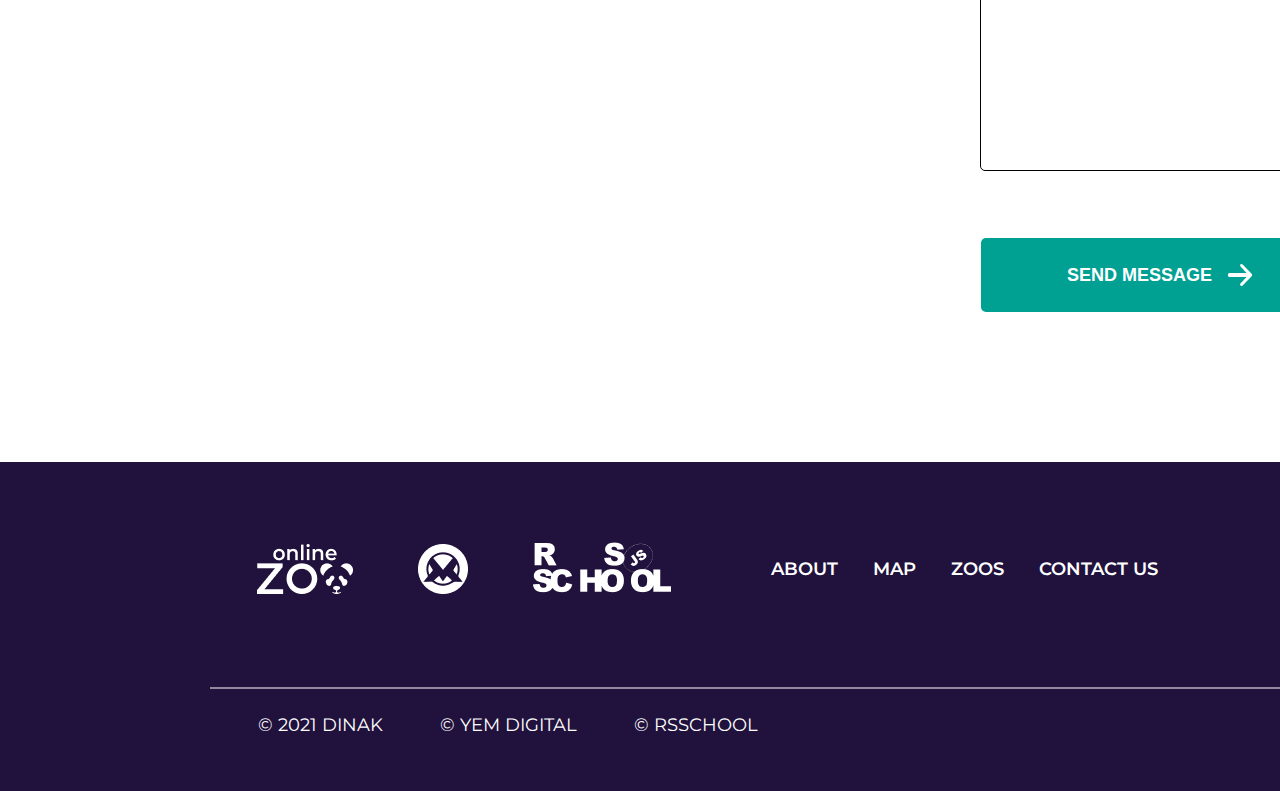
<file: zoo/pages/contact us/contact.html>
<!DOCTYPE html>
<html lang="en">
<head>
  <meta charset="UTF-8">
  <meta name="viewport" content="width=device-width, initial-scale=1.0">
  <meta http-equiv="X-UA-Compatible" content="ie=edge">
  <link href="../../assets/signs/bananas.svg" rel="shortcut icon">
  <link rel="stylesheet" href="contact.css">
  <title>Gazuz33-Zoo</title>
</head>
<body>
  <header>

    <div class="header">
      <div class="container">
          <div class="hlogo">
              <a href="../first-page/index.html">
            <img src="../../assets/signs/Logo.png" alt="logo"> </div></a>

              <div class="menu">
                <ul>
                  <li><a href="../first-page/index.html" class="nav_link" >About</a></li>
                  <li><a href="../map/map.html" class="nav_link" id="map">Map</a></li>
                  <li><a href="../zoos/zoos-panda.html" class="nav_link">Zoos</a></li>
                  <li><a href="#" class="nav_link" id="contact">Contact us</a></li>
                  <li><a href="https://www.figma.com/file/lnK11foY8Aoa6oOlDXovVN/Online-ZOO-Project?node-id=1%3A12" class="nav_link">Design</a></li>

                </ul>
              </div>
              <div class="social">
                  <ul>
                <li><a href="https://www.youtube.com/"><img src="../../assets/soc/y.png" alt="pic" class="n2"></a></li>
                <li><a href="https://www.instagram.com/"><img src="../../assets/soc/i.png" alt="pic" class="n2"></a></li>
                <li><a href="https://www.facebook.com/"><img src="../../assets/soc/f.png" alt="pic" class="n2"></a></li>
                </ul>
              </div>
        </div>
      </div>
      <h1>Online Zoo</h1>
  </header>
  <div class="cont">
  <div class="wrapper">
    <img src="../../assets/signs/gepard.png" alt="Contac us img">
  </div>
  <section class="get-in-touch">
    <div class="container">
      <div class="first-block">
        <h3>Get in touch</h3>
        <p class="first-block__p">
          Whether you have a question, or would like to say hello, we're happy to hear from you.
          Please use the form to send us a message and we'll get back to you as soon as we can.
          Whether you have a question, or would like to say hello, we're happy to hear from you.
          Please use the form to send us a message and we'll get back to you as soon as we can.
        </p>
      </div>
      <div class="second-block">
          <div class="second-block__row">
            <label class="label label_asterisk" for="username">Your Name</label>
            <input
              class="input input_std"
              id="username"
              type="text"
              placeholder="First and last name"
              required
            />
          </div>
          <div class="second-block__row">
            <label class="label label_asterisk" for="email">Your Email Address</label>
            <input
              class="input input_std"
              id="email"
              type="email"
              placeholder="Enter your email"
              required
            />
          </div>
          <div class="second-block__row">
            <label class="label label_asterisk" for="subject">Subject</label>
            <input
              class="input input_std"
              id="subject"
              type="text"
              placeholder="Enter the subject"
              required
            />
          </div>
          <div class="second-block__row">
            <label class="label label_asterisk" for="message">Message</label>
            <textarea
              class="input input_textarea"
              id="message"
              placeholder="Enter your message"
              required
            ></textarea>
          </div>
          <button class="button " type="submit">
            send message
            <img src="../../assets/signs/camr.png" alt="" class="camr">
          </button>
      </div>
    </div>
  </section>
  </div>
  <footer>
    <div class="container2">
      <div class="flogo1" data-title="Online Zoo">
        <img src="../../assets/signs/flogo1.png" alt="logo"> </div>
      <div class="flogo2" data-title="Yem Digital">
        <img src="../../assets/signs/flogo2.png" alt="logo">
      </div>
      <div class="flogo3" data-title="Rolling Scopes School">
        <img src="../../assets/signs/flogo3.png" alt="logo">
      </div>
          <div class="menu2">
            <ul>
              <li><a href="../first-page/index.html" class="nav_link">About</a></li>
              <li><a href="../map/map.html" class="nav_link">Map</a></li>
              <li><a href="../zoos/zoos-panda.html" class="nav_link">Zoos</a></li>
              <li><a href="../contact us/contact.html" class="nav_link">Contact us</a></li>
              
  
            </ul>
          </div>
          <div class="dont">
            <form action="">
              <button type="submit" name="button" class="dont" id="fdbk" >donate for volunteers<img src="../../assets/signs/camr.png" alt="camr" class="camr"></button>
            </form>
          </div>
    </div>
    <div class="line"><img src="../../assets/signs/line2.png" alt="line" class="line2"/></div>
    <div class="container3">
        <div class="menu3">
            <ul>
              <li>© 2021 DinaK </li>
              <li>© Yem Digital </li>
              <li>© RSSchool</li>
            </ul>
          </div>
          <div class="social1">
              <ul>
                <li><a href="https://www.youtube.com/"><img src="../../assets/soc/y.png" alt="pic" class="n2"></a></li>
                <li><a href="https://www.instagram.com/"><img src="../../assets/soc/i.png" alt="pic" class="n2"></a></li>
                <li><a href="https://www.facebook.com/"><img src="../../assets/soc/f.png" alt="pic" class="n2"></a></li>
            </ul>
          </div>
    </div>
  
  
  </footer>
</file>
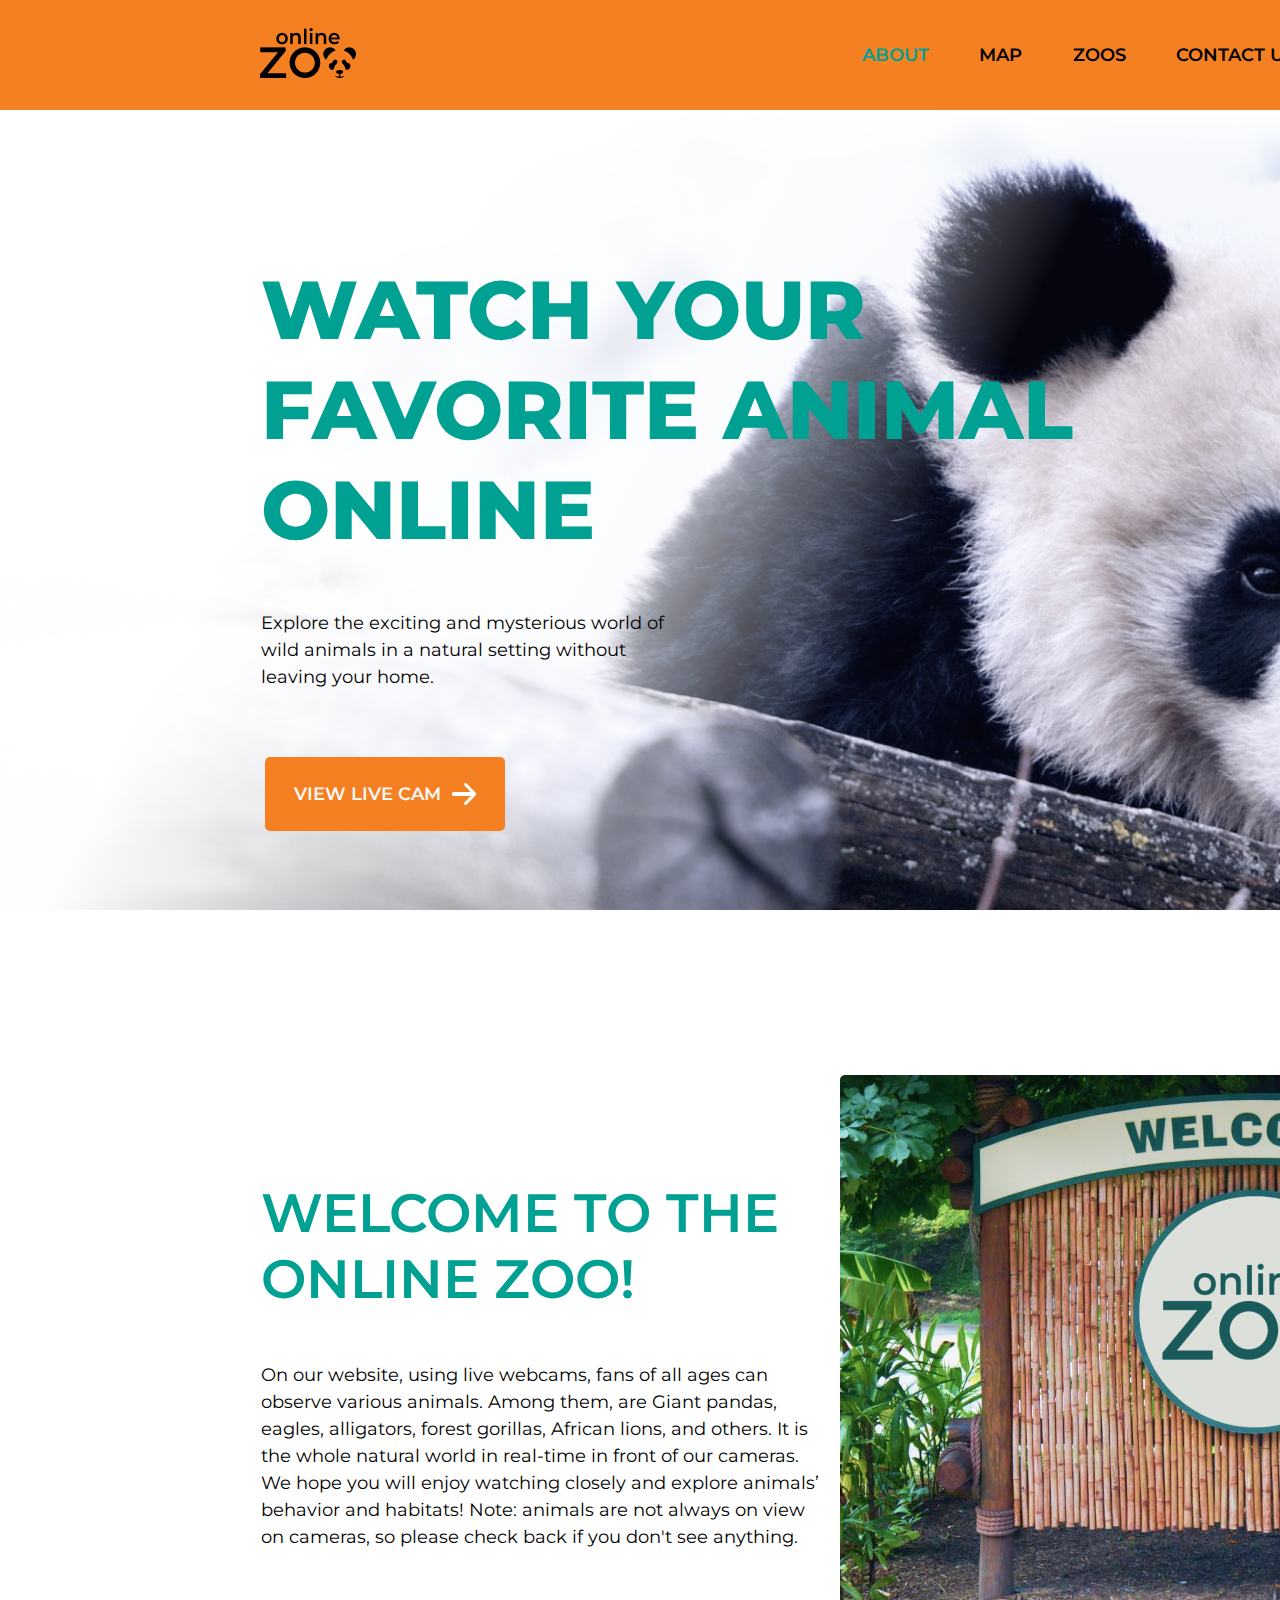
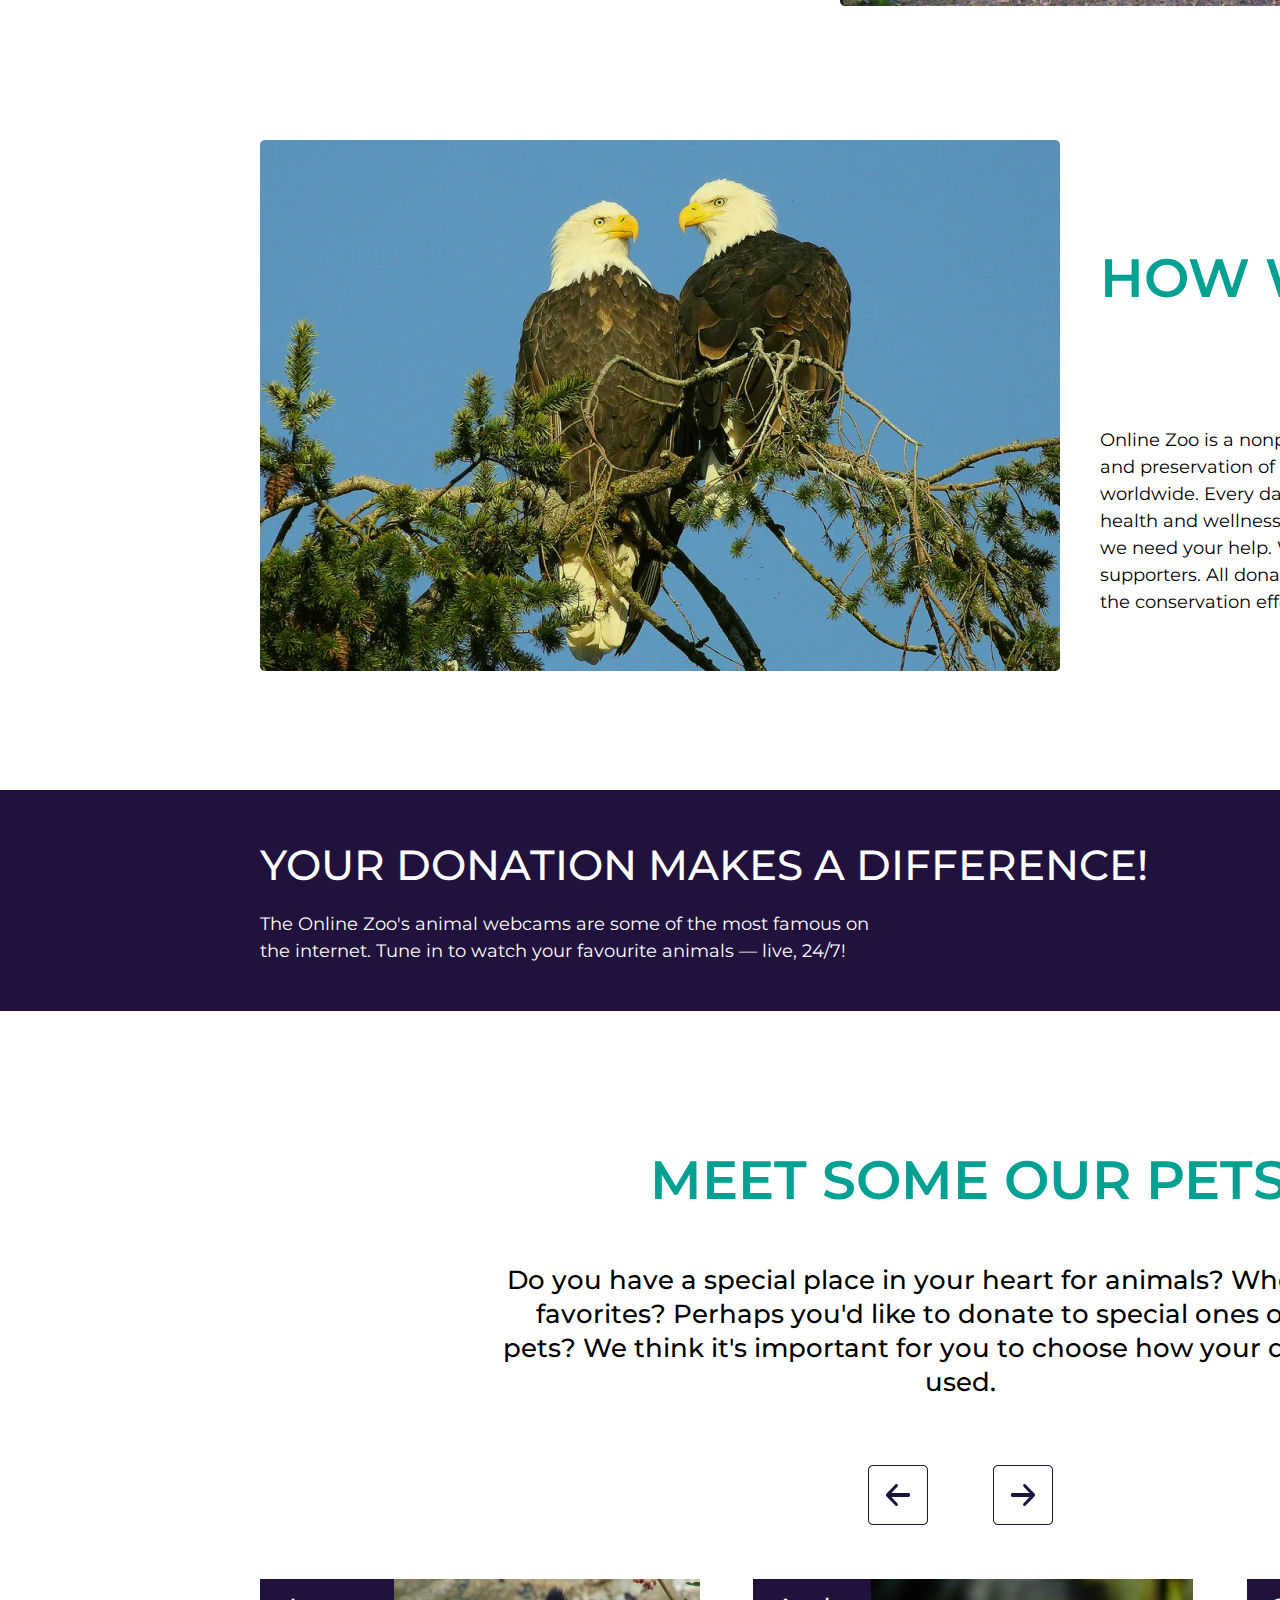
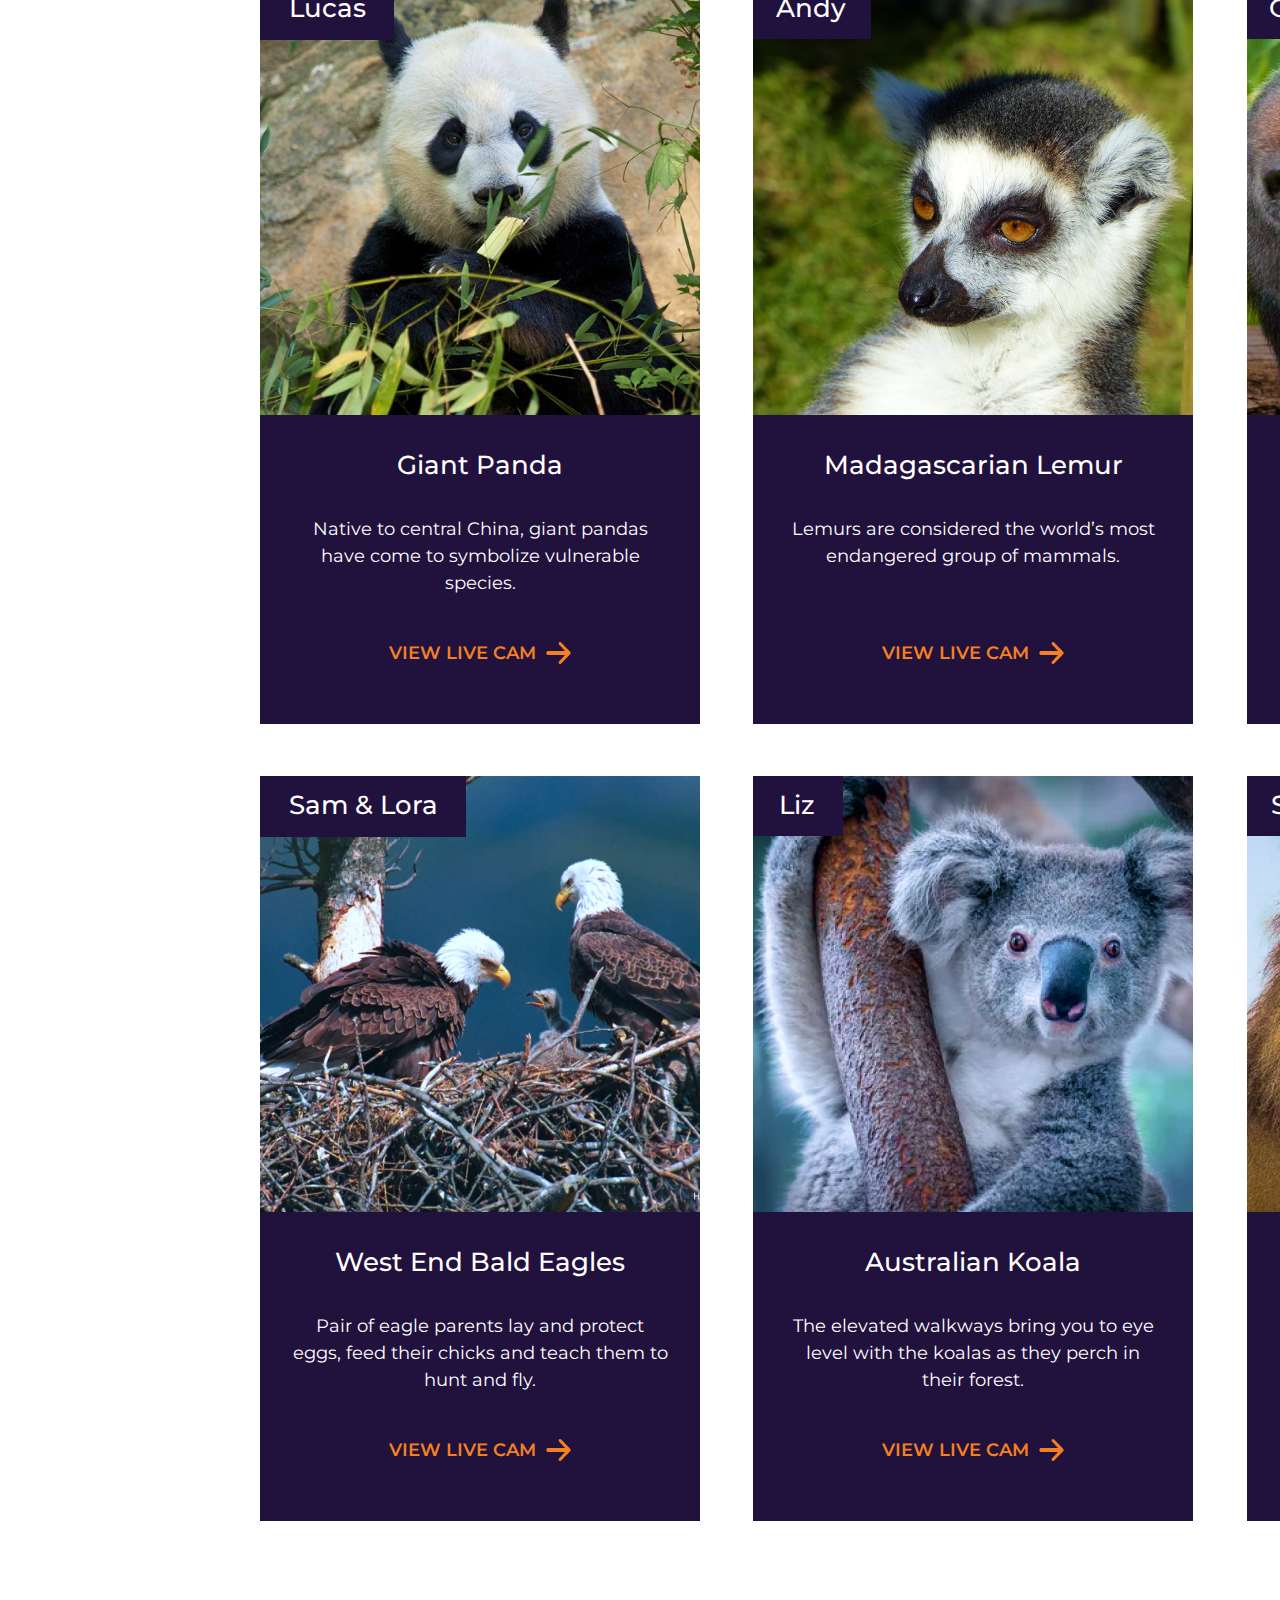
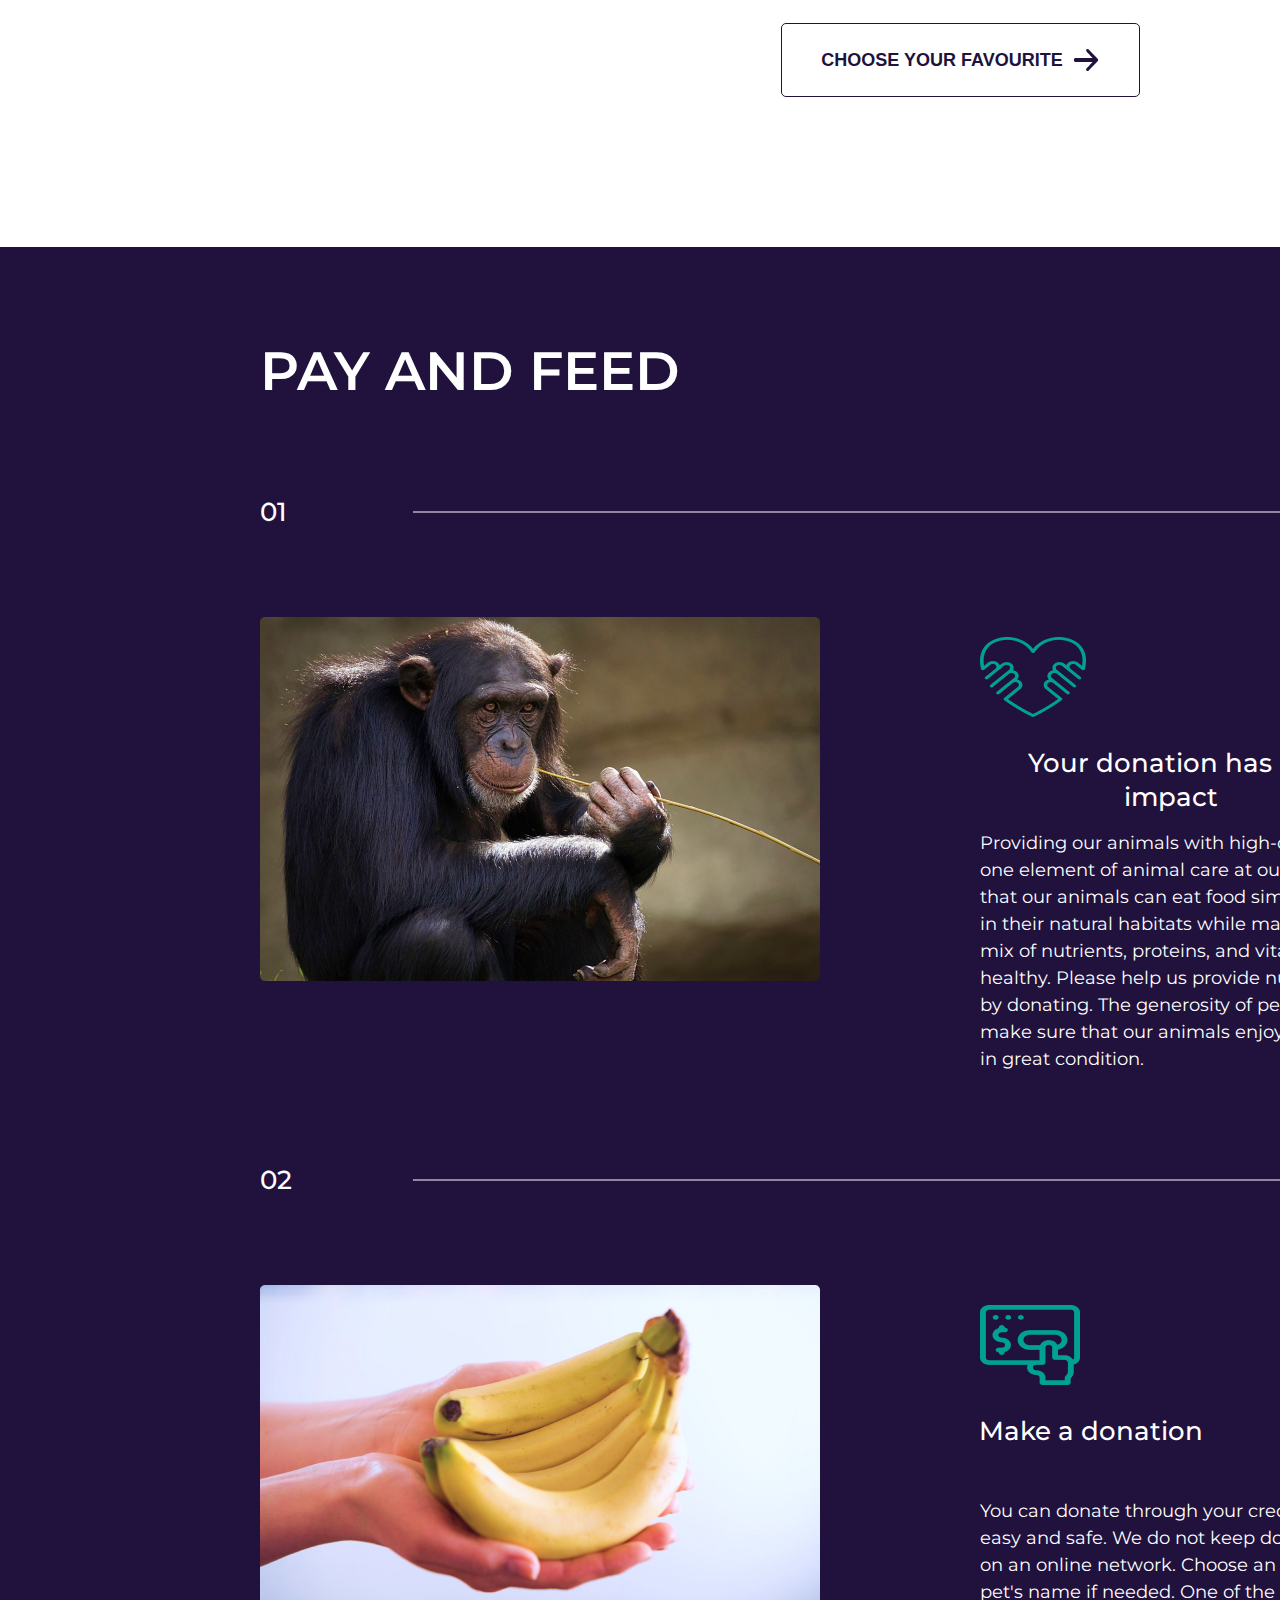
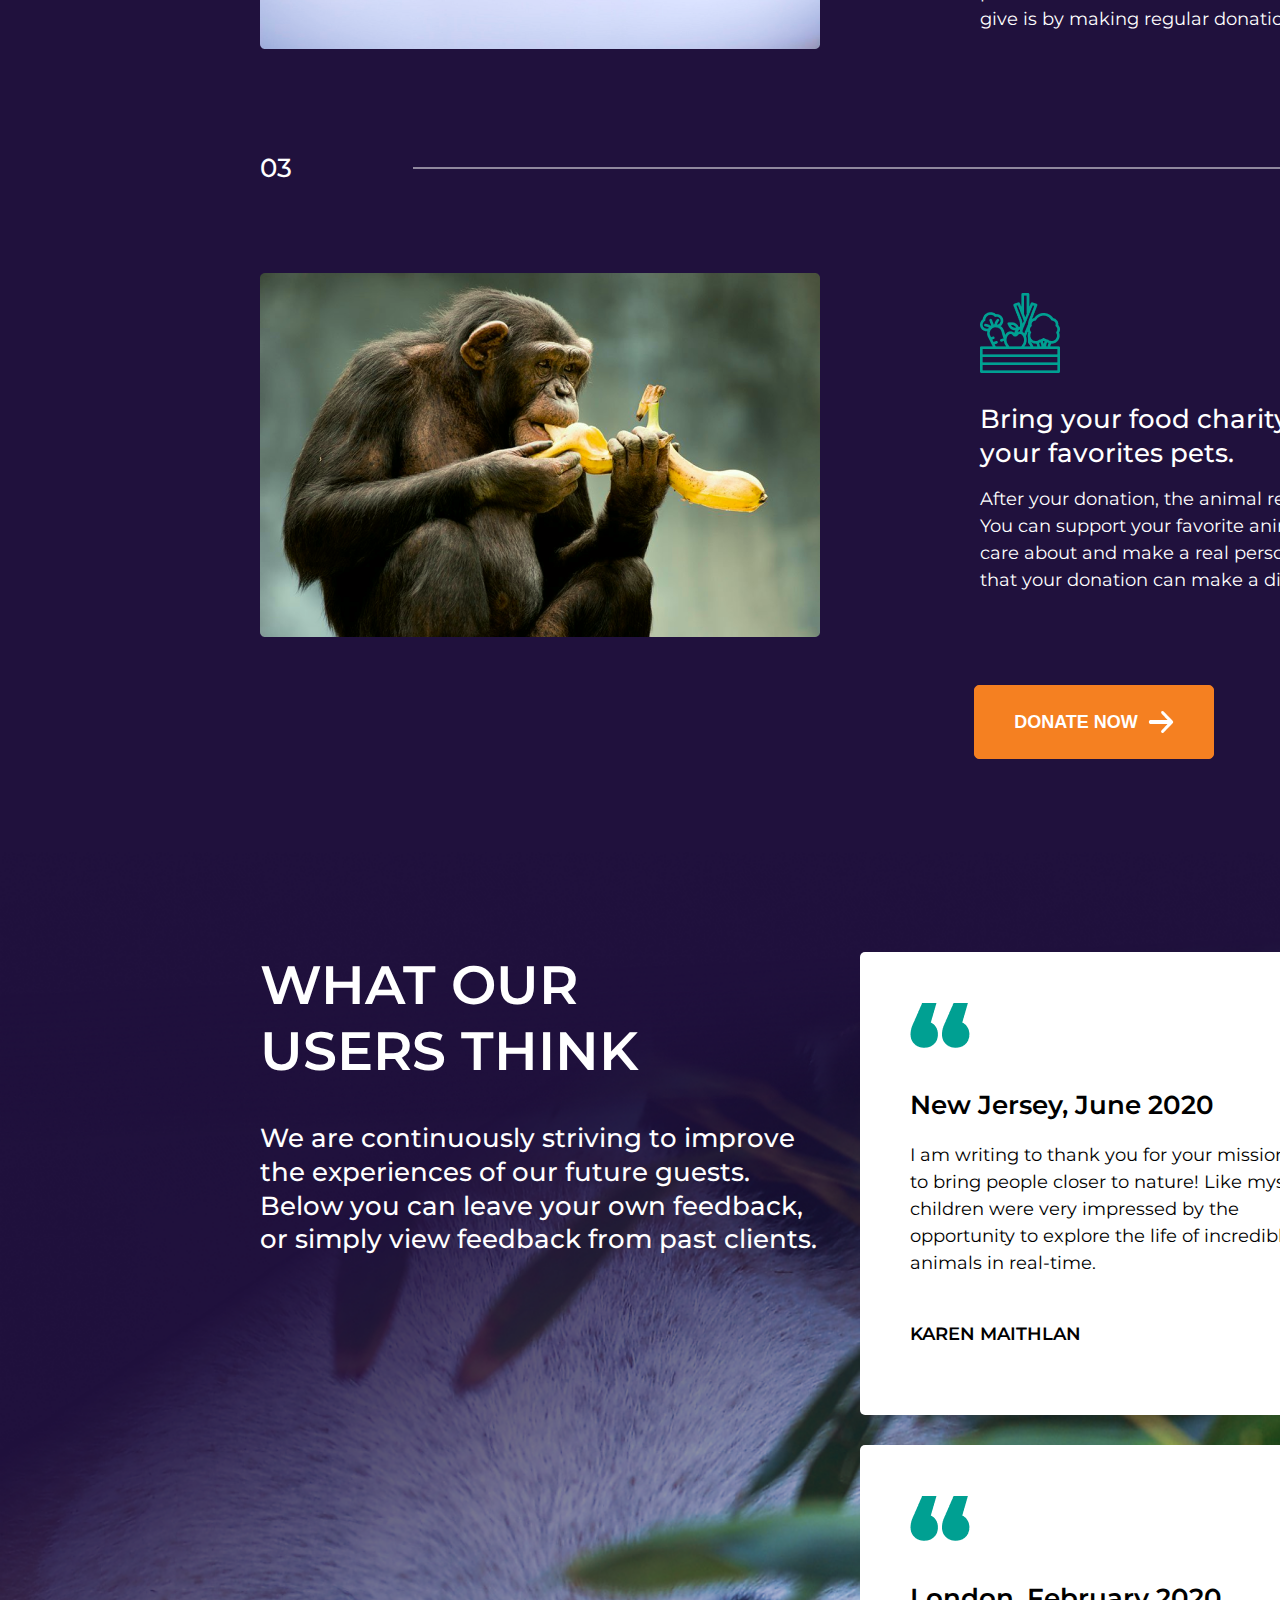
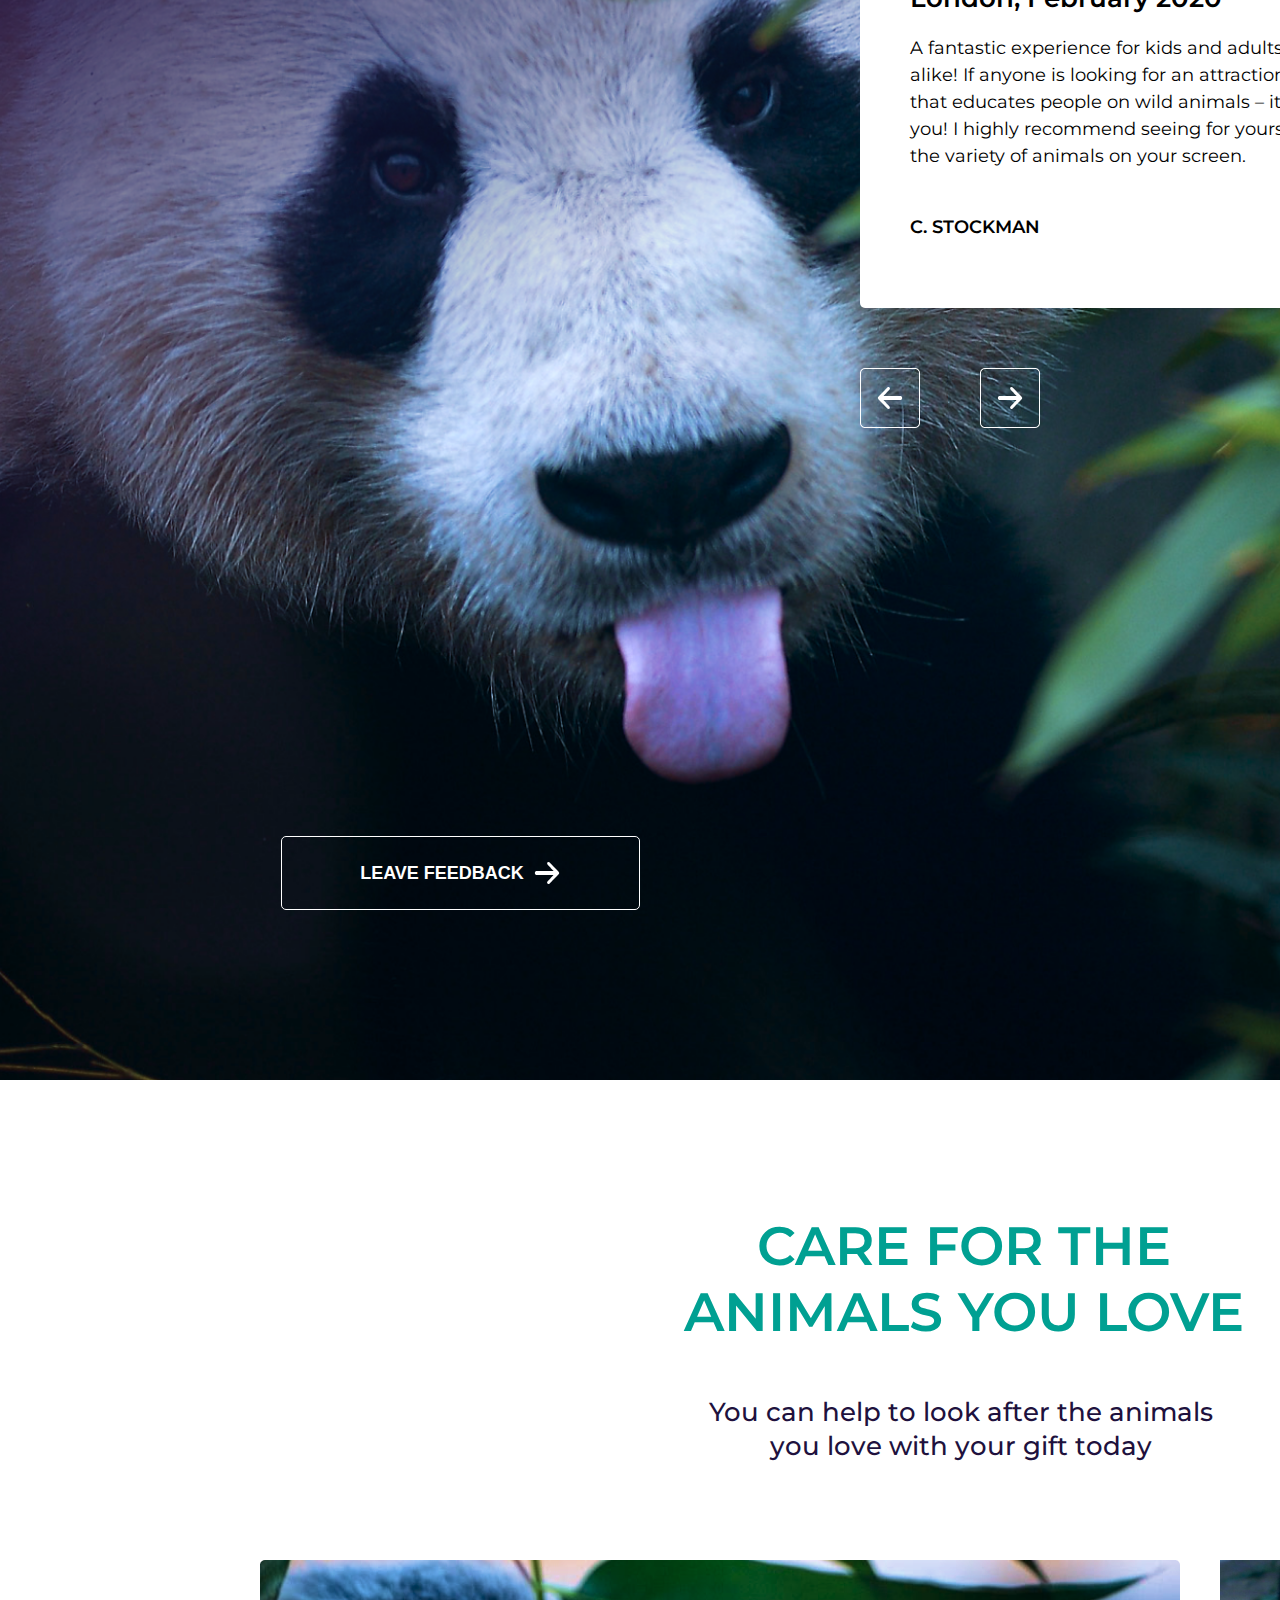
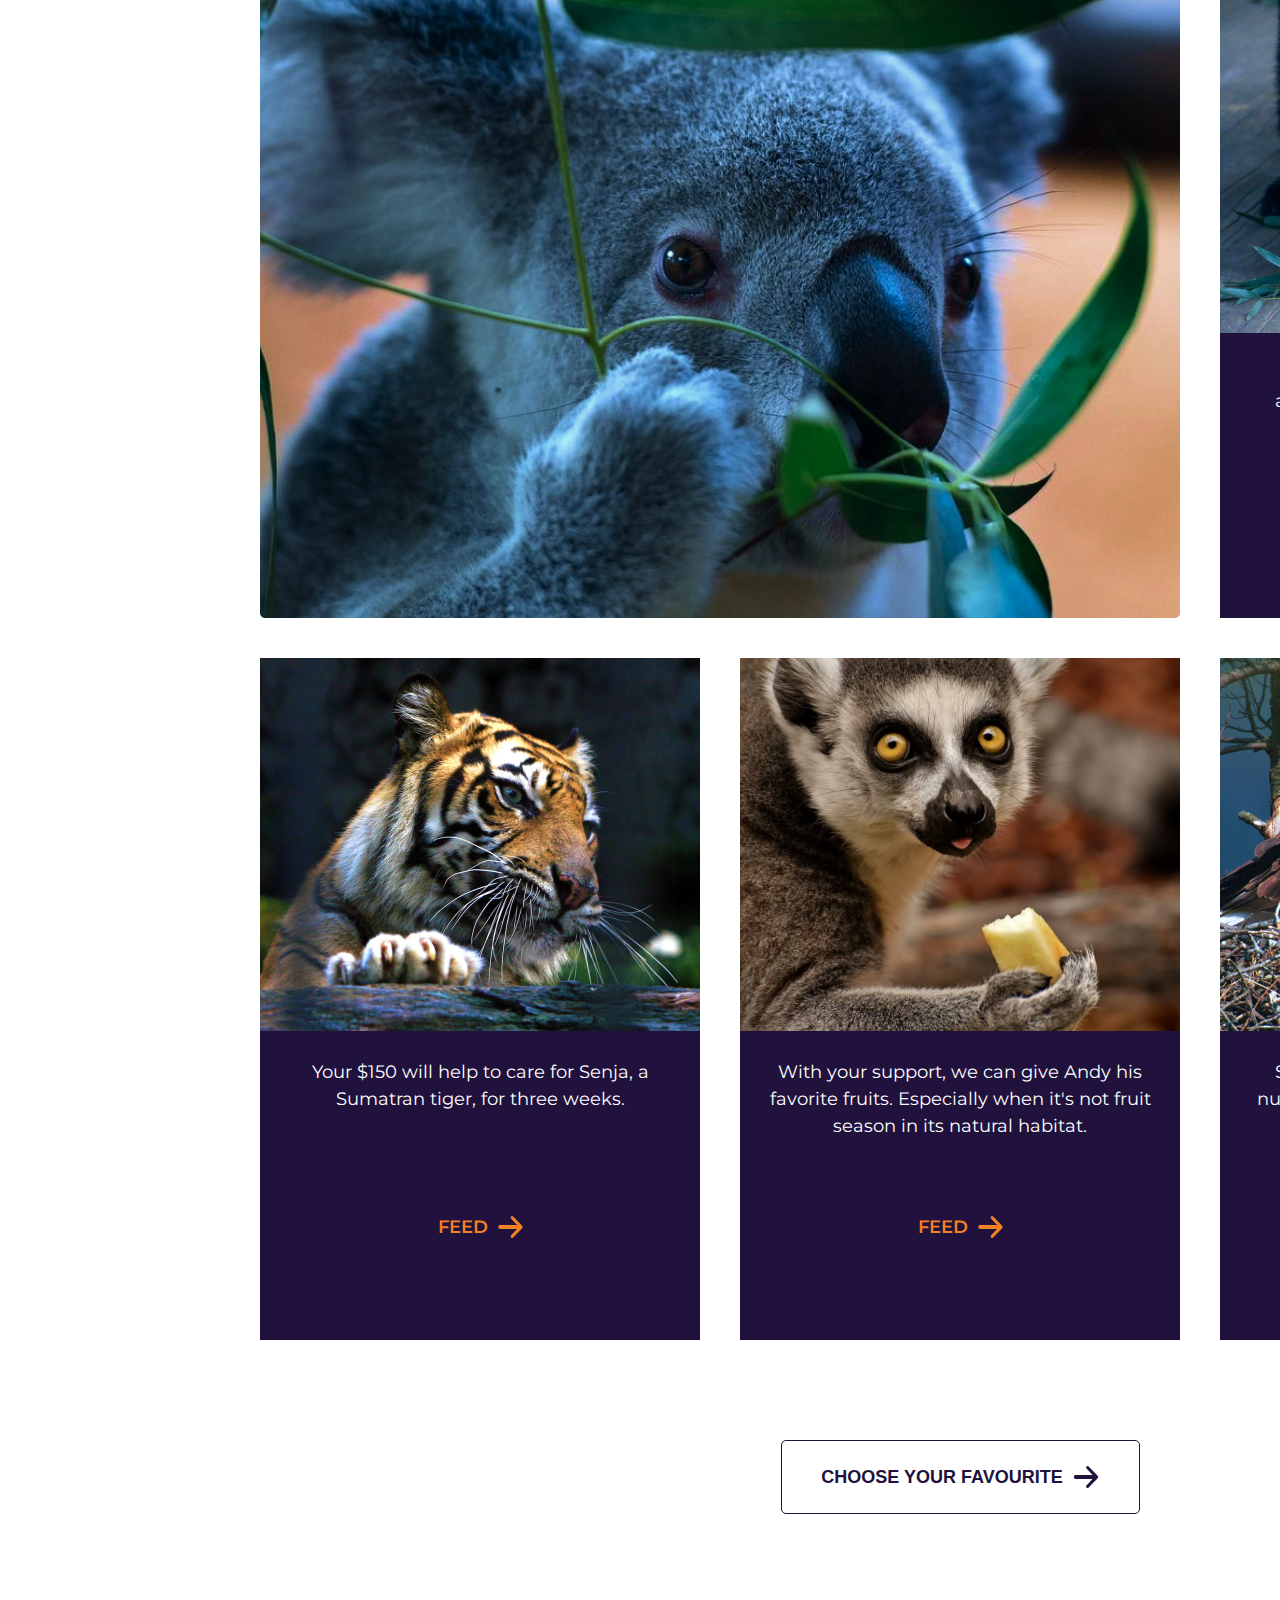
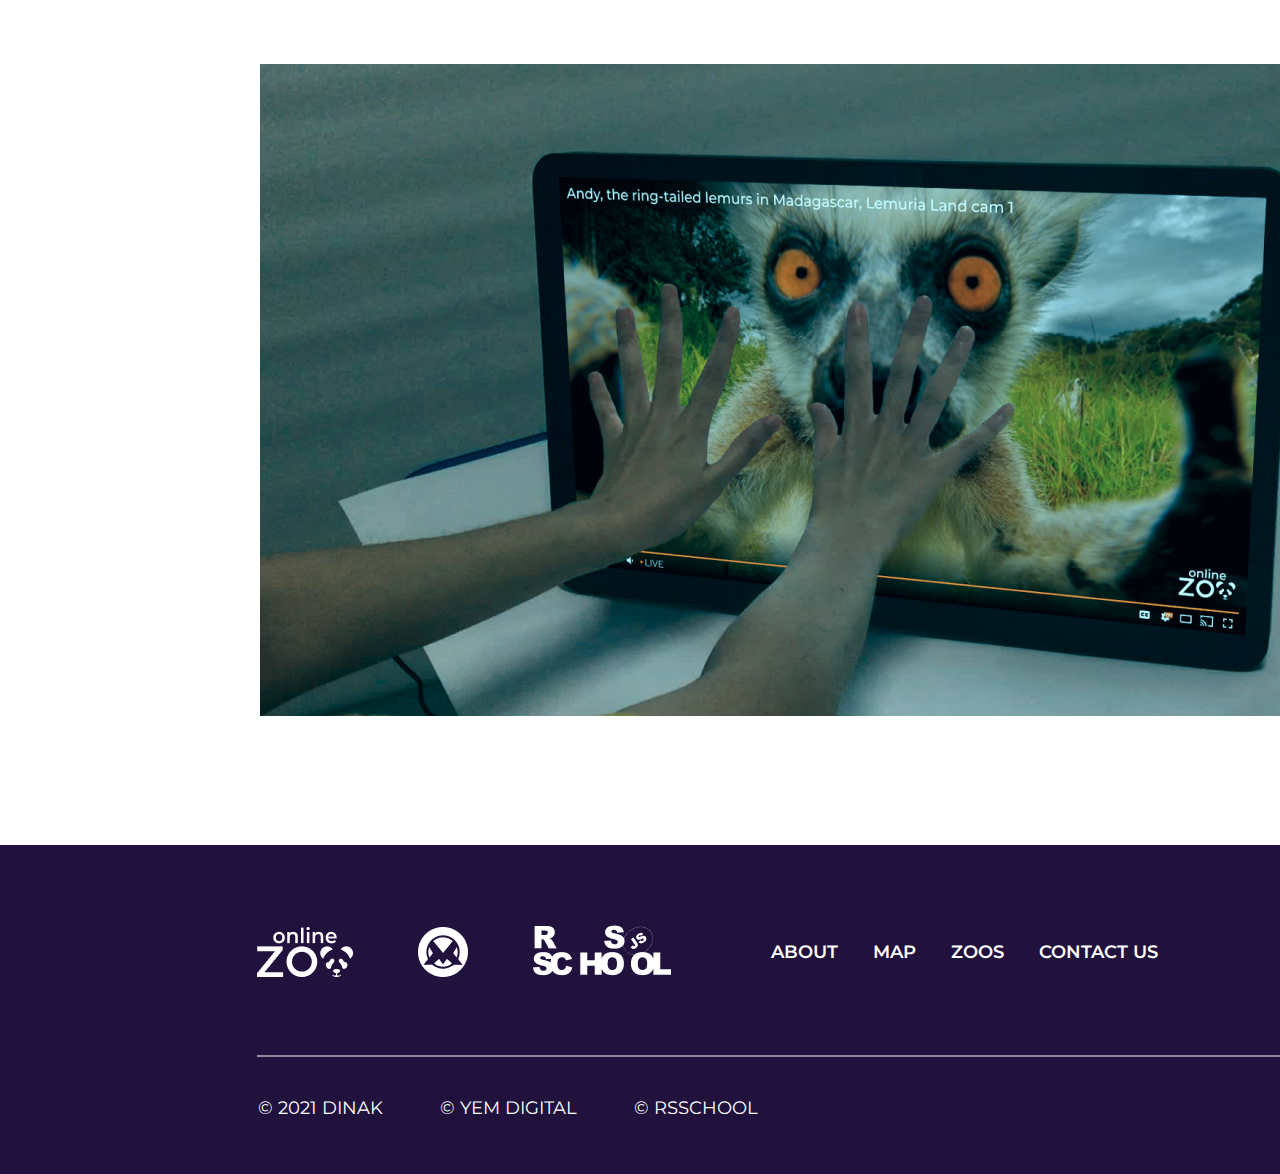
<file: zoo/pages/first-page/first page.html>
<!DOCTYPE html>
<html lang="en">
<head>
  <meta charset="UTF-8">
  <meta name="viewport" content="width=device-width, initial-scale=1.0">
  <meta http-equiv="X-UA-Compatible" content="ie=edge">
  <link href="../../assets/signs/bananas.svg" rel="shortcut icon">
  <link rel="stylesheet" href="style.css">
  <title>Online-zoo</title>
</head>
<body>
  <header>
   
    <div class="header">
      <div class="container">
          <div class="hlogo">
            <a href="first page.html">
            <img src="../../assets/signs/Logo.png" alt="logo"> </div></a>

              <div class="menu">
                <ul>
                  <li><a href="#" class="nav_link" id="about">About</a></li>
                  <li><a href="../map/map.html" class="nav_link">Map</a></li>
                  <li><a href="#" class="nav_link">Zoos</a></li>
                  <li><a href="#" class="nav_link">Contact us</a></li>
                  <li><a href="https://www.figma.com/file/lnK11foY8Aoa6oOlDXovVN/Online-ZOO-Project?node-id=1%3A12" class="nav_link">Design</a></li>

                </ul>
              </div>
              <div class="social">
                  <ul>
                <li><a href="https://www.youtube.com/"><img src="../../assets/soc/y.png" alt="pic" class="n2"></a></li>
                <li><a href="https://www.instagram.com/"><img src="../../assets/soc/i.png" alt="pic" class="n2"></a></li>
                <li><a href="https://www.facebook.com/"><img src="../../assets/soc/f.png" alt="pic" class="n2"></a></li>
                </ul>
              </div>
        </div>
      </div>
      <h1>Online Zoo</h1>
  </header>

  <div class="pandaF">
        <div> <h2>Watch your favorite animal online </h2></div>
        <div class="article">Explore the exciting and mysterious world of wild animals in a natural setting without leaving your home.</div>
    
    <button type="button" class="button" id="view" >VIEW LIVE CAM<img src="../../assets/signs/camr.png" alt="camr" class="camr"></button>
  </div>

  <div class="intro1">
    <div class="wel1"> Welcome to the Online Zoo!</div>
    <div class="w1">On our website, using live webcams, fans of all ages can observe various animals. Among them, are Giant pandas, eagles, alligators, forest gorillas, African lions, and others. It is the whole natural world in real-time in front of our cameras. We hope you will enjoy watching closely and explore animals’ behavior and habitats! Note: animals are not always on view on cameras, so please check back if you don't see anything.</div>

    <div>
        <img src="../../assets/signs/welc.png" alt="logo" class="welc">
    </div>

    <div class="hww">How we work</div>
    <div class="w2">Online Zoo is a nonprofit committed to inspiring awareness and preservation of nature and wild animals in our zoo and worldwide. Every day, our experts work to safeguard the health and wellness of the animals. To continue these efforts, we need your help. We're so grateful to our numerous supporters. All donations, large and small, go a long way to the conservation efforts of our pets.</div>

    <div>
        <img src="../../assets/signs/eagle.png" alt="logo" class="eaglep">
    </div>

    <div class="intro_f"> 
      <div class="tdonate">
        <div class="t1">Your donation makes a difference!</div>
        <div class="t2">The Online Zoo's animal webcams are some of the most famous on the internet. Tune in to watch your favourite animals — live, 24/7!</div>
    </div>
      <div class="donate-con">
    <div class="qdonate">Quick Donate</div>
    <div class="donbtn">
      <form action="">
        <input type="email" class="donp" placeholder="$ Donation Amount" />
        <button type="submit" name="button" class="ok"><img src="../../assets/signs/camr.png" alt="camr" class="camr"></button>
      </form>
    </div>
  </div>
</div>
</div>

<div class="intro2">
    <div class="i2t1">
      <div class="msop">meet some our Pets</div>
      <div class="i2t">Do you have a special place in your heart for animals? Who are your favorites? Perhaps you'd like to donate to special ones or all our pets? We think it's important for you to choose how your donation is used.</div>
    </div>
    <div class="strelki ">
      <div class="left">
        <img src="../../assets/signs/left1.png" alt="left">
      </div>
      <div class="right">
        <img src="../../assets/signs/right1.png" alt="right">
      </div>
    </div>
    <div class="all">
      <div class="all2">
      <div class="animals">
        <div>
          <div class="purp1">
            <div class="name1">Lucas</div>
          </div>
          </div>
        <img src="../../assets/animals/panda.png" alt="panda" />
        
        <div class="purp">
        <article>
          <h4>Giant Panda</h4>
          <div class="text">Native to central China, giant pandas have come to symbolize vulnerable species.
          </div>
        </article>
        <button type="button" class="button1" >VIEW LIVE CAM<img src="../../assets/signs/camrO.png" alt="camr" class="camrO"></button>
        </div>
      </div>
      <div class="animals">
        <div>
          <div class="purp2">
            <div class="name2">Andy</div>
          </div>
          </div>
        <img src="../../assets/animals/lemur.png" alt="lemur" />
        <div class="purp">
        <article>
          <h4>Madagascarian Lemur</h4>
          <div class="text">Lemurs are considered the world’s most endangered group of mammals.</div>
        </article>
        <button type="button" class="button1" >VIEW LIVE CAM<img src="../../assets/signs/camrO.png" alt="camr" class="camrO"></button>
        </div>
      </div>
      <div class="animals">
        <div>
          <div class="purp3">
            <div class="name3">Glen</div>
          </div>
          </div>
        <img src="../../assets/animals/gorilla.png" alt="gorilla" />
        <div class="purp">
        <article>
          <h4>Gorilla in Congo</h4>
          <div class="text">Variety of snacks very important for the healthy life of gorillas and his plenty of babies.</div>
        </article>
        <button type="button" class="button1" >VIEW LIVE CAM<img src="../../assets/signs/camrO.png" alt="camr" class="camrO"></button>
      </div>
    </div>
      <div class="animals">
        <div>
          <div class="purp4">
            <div class="name4">Mike</div>
          </div>
          </div>
        <img src="../../assets/animals/alligator.jpg" alt="alligator" class="alligator"/>
        <div class="purp">
        <article>
          
          <h4>Chinese Alligator</h4>
          <div class="text">From nose to tail, belly to back, hard scales protect this petite alligator. </div>
        </article>
        <button type="button" class="button1" >VIEW LIVE CAM<img src="../../assets/signs/camrO.png" alt="camr" class="camrO"></button>
      </div>
    </div>
      </div>
    </div>


<div class="all">
  <div class="all2">
  <div class="animals">
    <div>
      <div class="purp5">
        <div class="name5">Sam & Lora</div>
      </div>
      </div>
    <img src="../../assets/animals/eagles.png" alt="eagles" />
    <div class="purp">
    <article>
      <h4>West End Bald Eagles</h4>
      <div class="text">Pair of eagle parents lay and protect eggs, feed their chicks and teach them to hunt and fly.
      </div>
    </article>
    <button type="button" class="button1" >VIEW LIVE CAM<img src="../../assets/signs/camrO.png" alt="camr" class="camrO"></button>
    </div>
  </div>
  <div class="animals">
    <div>
      <div class="purp6">
        <div class="name6">Liz</div>
      </div>
      </div>
    <img src="../../assets/animals/koala.png" alt="koala" />
    <div class="purp">
    <article>
      <h4>Australian Koala
      </h4>
      <div class="text">The elevated walkways bring you to eye level with the koalas as they perch in their forest. 
      </div>
    </article>
    <button type="button" class="button1" >VIEW LIVE CAM<img src="../../assets/signs/camrO.png" alt="camr" class="camrO"></button>
    </div>
  </div>
  <div class="animals">
    <div>
      <div class="purp7">
        <div class="name7">Shake</div>
      </div>
      </div>
    <img src="../../assets/animals/lion.png" alt="lion" />
    <div class="purp">
    <article>
      <h4>African Lion
      </h4>
      <div class="text">Lions roam the savannas and grasslands of Africa, hunting and raising cubs in the pride.

      </div>
    </article>
    <button type="button" class="button1" >VIEW LIVE CAM<img src="../../assets/signs/camrO.png" alt="camr" class="camrO"></button>
  </div>
</div>
  <div class="animals">
    <div>
      <div class="purp8">
        <div class="name8">Senja</div>
      </div>
      </div>
    <img src="../../assets/animals/tiger.jpg" alt="tiger" class="tiger"/>
    <div class="purp">
    <article>
      <h4>Sumatran Tiger

      </h4>
      <div class="text">Sumatran Tigers are the smallest of the five sub-species, and are found in Indonesia. </div>
    </article>
    <button type="button" class="button1" >VIEW LIVE CAM<img src="../../assets/signs/camrO.png" alt="camr" class="camrO"></button>
  </div>
</div>
  </div>
</div>
<div class="choose">
  <form action="map.html">
    <button type="submit" name="button" class="choose" id="chs" >choose your favourite<img src="../../assets/signs/str.png" alt="camr" class="camr"></button>
  </form>
</div>
</div>
<div class="intro3">
  <div class="t13">PAY AND FEED</div>
  <div class="struct">
  <div class="t23">01</div>
    <div class="line"><img src="../../assets/signs/line.png" alt="line" class="line"/></div>
</div>
 <div class="monkey">

  <div class="monkeyp"><img src="../../assets/animals/monkey.png" alt="monkey"></div>
  <div class="heart"><img src="../../assets/signs/heart.png" alt="heart"></div>
  <div class="t24">Your donation has an impact</div>
  <div class="t25">Providing our animals with high-quality nutritious diets is just one element of animal care at our Zoo. We do all the best so that our animals can eat food similar to what they might find in their natural habitats while making sure they get the right mix of nutrients, proteins, and vitamins to be happy and healthy. Please help us provide nutritious food for our animals by donating. The generosity of people like you can help us make sure that our animals enjoy good food that keeps them in great condition.</div>

 </div>

 <div class="struct2">
  <div class="t26">02</div>
    <div class="line"><img src="../../assets/signs/line.png" alt="line" class="line"/></div>
</div>
 <div class="banana">

  <div class="bananap"><img src="../../assets/signs/banana.png" alt="banana"></div>
  <div class="payer"><img src="../../assets/signs/payer.png" alt="payer"></div>
  <div class="t27">Make a donation</div>
  <div class="t28">You can donate through your credit card without any fees. It is easy and safe. We do not keep donors' personal information on an online network. Choose an amount to give and the pet's name if needed. One of the most effective ways you can give is by making regular donations.</div>

 </div>

 <div class="struct3">
  <div class="t29">03</div>
    <div class="line"><img src="../../assets/signs/line.png" alt="line" class="line"/></div>
</div>
 <div class="monkey2">

  <div class="monkey2p"><img src="../../assets/animals/monkey2.png" alt="monkey2"></div>
  <div class="veg"><img src="../../assets/signs/veg.png" alt="veg"></div>
  <div class="t210">Bring your food charity — straight to your favorites pets.</div>
  <div class="t211">After your donation, the animal receives its favorite foods. You can support your favorite animals or any animal you care about and make a real personal impact. Never doubt that your donation can make a difference even if it is small.</div>
  <form action="">
    <button type="submit" name="button" class="dn" >donate now<img src="../../assets/signs/camr.png" alt="camr" class="camr"></button>
  </form>
 </div>
</div>


<div class="panda1F">
<div class="t3">
<div class="t31">what our users think</div>
<div class="t32">We are continuously striving to improve the experiences of our future guests. Below you can leave your own feedback, or simply view feedback from past clients. </div>

<div class="block">
  <div class="kav"><img src="../../assets/signs/kav.png" alt="kav"></div>
<div class="sight">New Jersey, June 2020</div>
<div class="text1">I am writing to thank you for your mission is to bring people closer to nature! Like myself, children were very impressed by the opportunity to explore the life of incredible animals in real-time. </div>
<div class="sign">Karen Maithlan</div>
</div>

</div>

<div class="block1">
  <div class="kav"><img src="../../assets/signs/kav.png" alt="kav"></div>
<div class="sight1">Toronto, November 2020</div>
<div class="text2">We so enjoy the ever-evolving selection of animals from around the globe. THANK YOU for sharing these fascinating animal friends with us so that we may learn and increase our understanding of the animal kingdom. </div>
<div class="sign1">Carol Larsen</div>
</div>

<div class="block2">
  <div class="kav"><img src="../../assets/signs/kav.png" alt="kav"></div>
<div class="sight2">London, February 2020</div>
<div class="text3">A fantastic experience for kids and adults alike! If anyone is looking for an attraction that educates people on wild animals – it's for you! I highly recommend seeing for yourself the variety of animals on your screen. </div>
<div class="sign2">C. Stockman</div>
</div>

<div class="block3">
  <div class="kav"><img src="../../assets/signs/kav.png" alt="kav"></div>
<div class="sight3">Amsterdam, June 2020</div>
<div class="text4">I want to thank you for the amazing sites you find to put your cameras to let each of us see things that we would probably never see on our own. There are so many positives on Zoo Online and I'm grateful for it. Thank you so much! </div>
<div class="sign3">Tomas Ray</div>
</div>

<div class="strelki1 ">
  <div class="left">
    <img src="../../assets/signs/left2.png" alt="left">
  </div>
  <div class="right">
    <img src="../../assets/signs/right2.png" alt="right">
  </div>
</div>

<div class="choose2">
  <form action="">
    <button type="submit" name="button" class="choose2" id="fdbk">leave feedback<img src="../../assets/signs/camr.png" alt="camr" class="camr"></button>
  </form>
</div>

</div>

<div class="intro4">
  <div>
    <div class="i3t1">care for the animals you love </div>
    <div class="i3t2">You can help to look after the animals you love with your gift today
    </div>
  </div>

  <div class="koala2"><img src="../../assets/animals/koala2.png" alt="koala2">
  <div class="animals1">
    <img src="../../assets/animals/panda3.png" alt="panda3" class="panda3"/>
    <div class="Purp1">
    <article>
      <div class="Text1">Your $30 could give Lucas <br> a slice of panda cake, made with our secret recipe. </div>
    </article>
    <button type="button" class="button2" >FEED<img src="../../assets/signs/camrO.png" alt="camr" class="camrO"></button>
  </div>
</div>
</div>

<div class="All">
<div class="Animals">
  <img src="../../assets/animals/tiger2.png" alt="tiger2" class="tiger2"/>
  <div class="Purp2">
  <article>
    <div class="Text1"> Your $150 will help to care for Senja, a Sumatran tiger, for three weeks. </div>
  </article>
  <button type="button" class="button2" >FEED<img src="../../assets/signs/camrO.png" alt="camr" class="camrO"></button>
</div>
</div>
<div class="Animals">
  <img src="../../assets/animals/lemur2.png" alt="lemur2" class="lemur2"/>
  <div class="Purp2">
  <article>
    <div class="Text1"> With your support, we can give Andy his favorite fruits. Especially when it's not fruit season in its natural habitat. </div>
  </article>
  <button type="button" class="button2" >FEED<img src="../../assets/signs/camrO.png" alt="camr" class="camrO"></button>
</div>
</div>
<div class="Animals1">
  <img src="../../assets/animals/eagles1.png" alt="eagles1" class="eagles1"/>
  <div class="Purp2">
  <article>
    <div class="Text1"> Sam & Lora have hatched and raised numerous young and will be happy with your help.  </div>
  </article>
  <button type="button" class="button2" >FEED<img src="../../assets/signs/camrO.png" alt="camr" class="camrO"></button>
</div>
</div>

</div>


<div class="choose">
  <form action="map.html">
     <button type="submit" name="button" class="choose" id="chs">choose your favourite<img src="../../assets/signs/str.png" alt="camr" class="camr"></button></a>
  </form>
</div>
<div class="tocuch">
  <img src="../../assets/signs/touch.png" alt="touch" class="touch"/>

</div>

</div>

<footer>
  <div class="container2">
    <div class="flogo1" data-title="Online Zoo">
      <img src="../../assets/signs/flogo1.png" alt="logo"> </div>
    <div class="flogo2" data-title="Yem Digital">
      <img src="../../assets/signs/flogo2.png" alt="logo">
    </div>
    <div class="flogo3" data-title="Rolling Scopes School">
      <img src="../../assets/signs/flogo3.png" alt="logo">
    </div>
        <div class="menu2">
          <ul>
            <li><a href="#" class="nav_link">About</a></li>
            <li><a href="../map/map.html" class="nav_link">Map</a></li>
            <li><a href="#" class="nav_link">Zoos</a></li>
            <li><a href="#" class="nav_link">Contact us</a></li>
            

          </ul>
        </div>
        <div class="dont">
          <form action="">
            <button type="submit" name="button" class="dont" id="fdbk" >donate for volunteers<img src="../../assets/signs/camr.png" alt="camr" class="camr"></button>
          </form>
        </div>
  </div>
  <div class="line"><img src="../../assets/signs/line2.png" alt="line" class="line2"/></div>
  <div class="container3">
      <div class="menu3">
          <ul>
            <li>© 2021 DinaK </li>
            <li>© Yem Digital </li>
            <li>© RSSchool</li>
          </ul>
        </div>
        <div class="social1">
            <ul>
              <li><a href="https://www.youtube.com/"><img src="../../assets/soc/y.png" alt="pic" class="n2"></a></li>
              <li><a href="https://www.instagram.com/"><img src="../../assets/soc/i.png" alt="pic" class="n2"></a></li>
              <li><a href="https://www.facebook.com/"><img src="../../assets/soc/f.png" alt="pic" class="n2"></a></li>
          </ul>
        </div>
  </div>


</footer>
</file>
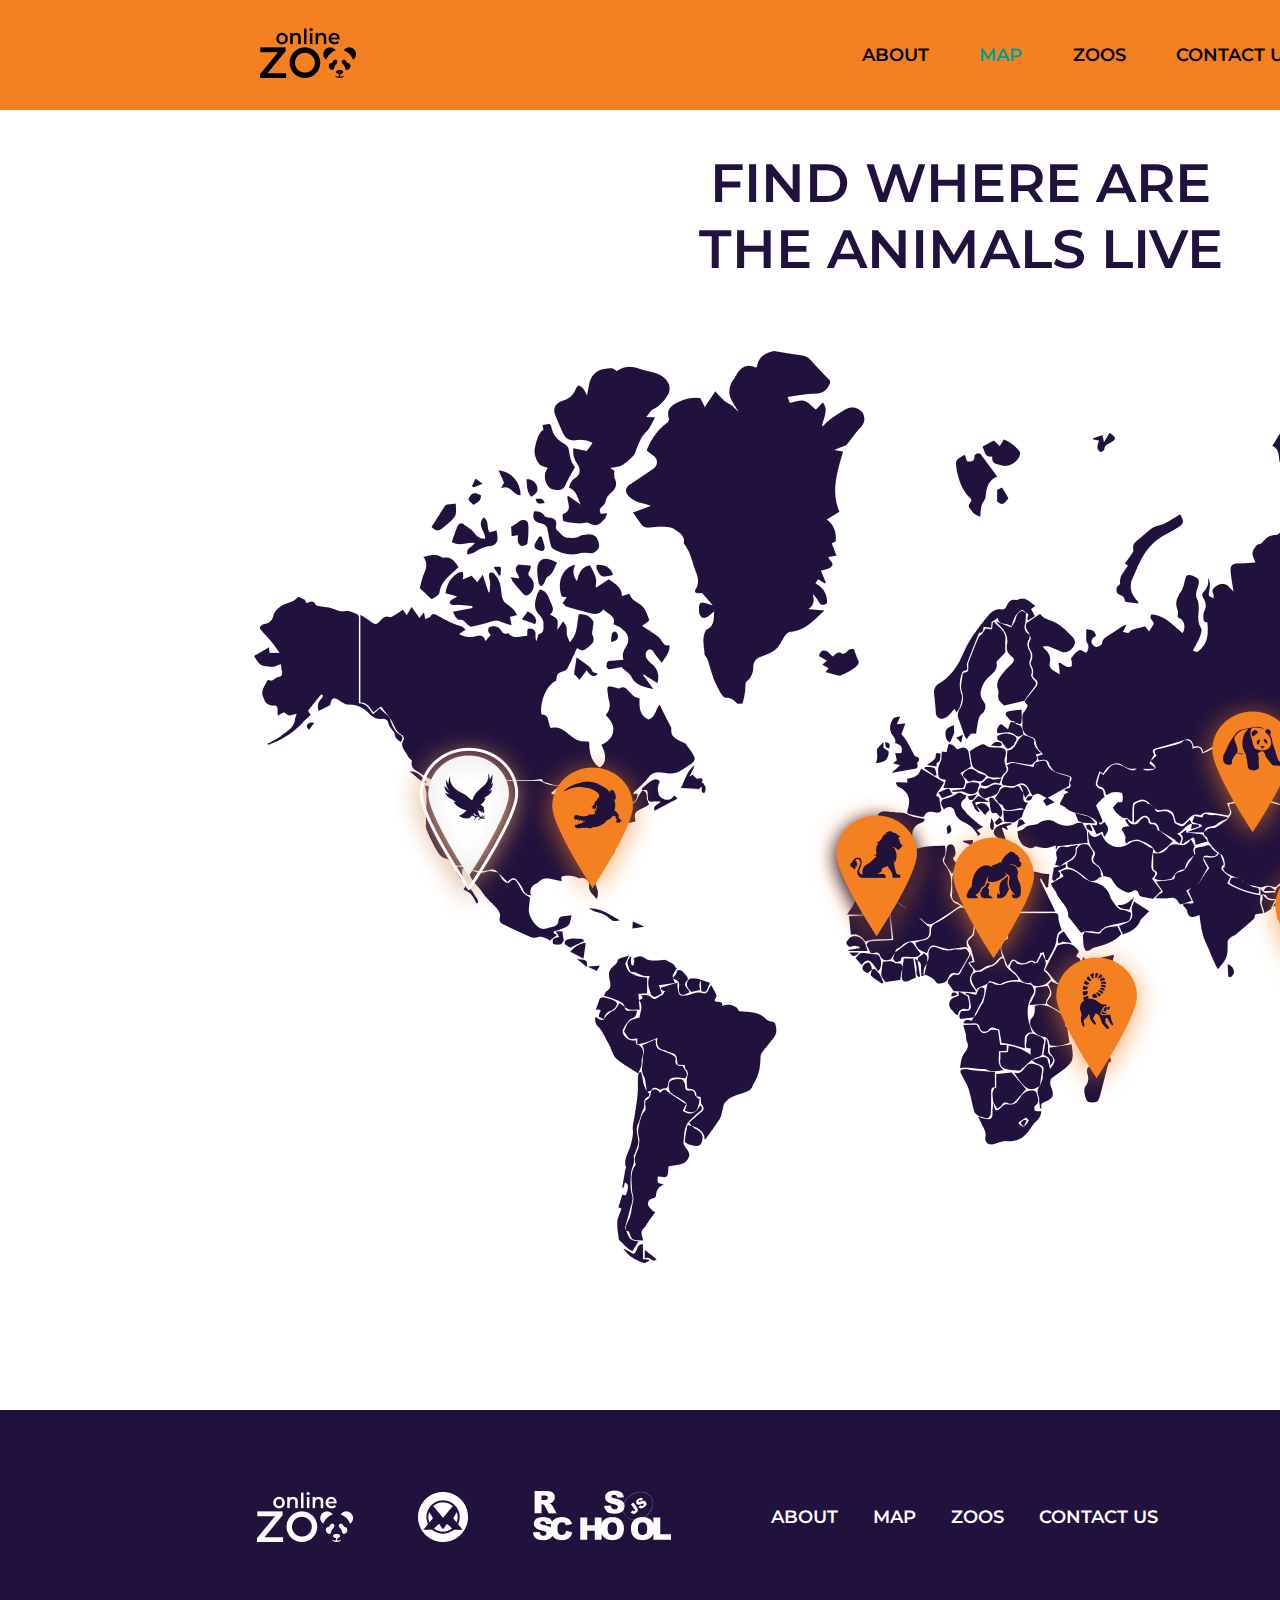
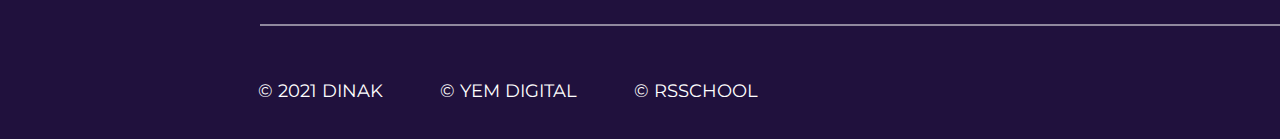
<file: zoo/pages/map/map.html>
<!DOCTYPE html>
<html lang="en">
<head>
  <meta charset="UTF-8">
  <meta name="viewport" content="width=device-width, initial-scale=1.0">
  <meta http-equiv="X-UA-Compatible" content="ie=edge">
  <link href="../../assets/signs/bananas.svg" rel="shortcut icon">
  <link rel="stylesheet" href="map.css">
  <title>Gazuz33-Zoo</title>
</head>
<body>
  <header>

    <div class="header">
      <div class="container">
          <div class="hlogo">
              <a href="../first-page/index.html">
            <img src="../../assets/signs/Logo.png" alt="logo"> </div></a>

              <div class="menu">
                <ul>
                  <li><a href="../first-page/index.html" class="nav_link" >About</a></li>
                  <li><a href="#" class="nav_link" id="map">Map</a></li>
                  <li><a href="../zoos/zoos-panda.html" class="nav_link">Zoos</a></li>
                  <li><a href="../contact us/contact.html" class="nav_link">Contact us</a></li>
                  <li><a href="https://www.figma.com/file/lnK11foY8Aoa6oOlDXovVN/Online-ZOO-Project?node-id=1%3A12" class="nav_link">Design</a></li>

                </ul>
              </div>
              <div class="social">
                  <ul>
                <li><a href="https://www.youtube.com/"><img src="../../assets/soc/y.png" alt="pic" class="n2"></a></li>
                <li><a href="https://www.instagram.com/"><img src="../../assets/soc/i.png" alt="pic" class="n2"></a></li>
                <li><a href="https://www.facebook.com/"><img src="../../assets/soc/f.png" alt="pic" class="n2"></a></li>
                </ul>
              </div>
        </div>
      </div>
      <h1>Online Zoo</h1>
  </header>
  <div class="intro">
    <div class="find">find where are the animals live</div>
    <div class="map">
 <img src="../../assets/signs/Map.png" alt="map" class="karta">
        <div class="eagle_loc" data-title="Bald Eagle, Continental United States">
            <a href="../zoos-eagle/zoos-eagle.html"><img src="../../assets/signs/eagle_loc.png" alt="map" ></a>
        </div>

        <div class="croc_loc" >
            <img src="../../assets/signs/croc_loc.png" alt="map">
        </div>
        <div class="lion_loc">
            <img src="../../assets/signs/lion_loc.png" alt="map">
        </div>
        <div class="gorilla_loc" data-title="Western lowland gorillas, Western Africa">
            <a href="../zoos-gorilla/zoos-gorilla.html"><img src="../../assets/signs/gorilla_loc.png" alt="map"></a>
        </div>
        <div class="lemur_loc" data-title="Ring-Tailed Lemur, Southeast Asia">
            <a href="../zoos-lemur/zoos-lemur.html"><img src="../../assets/signs/lemur_loc.png" alt="map"></a>
        </div>
        <div class="panda_loc" data-title="Giant Panda, Eastern Asia">
            <a href="../zoos/zoos-panda.html"><img src="../../assets/signs/panda_loc.png" alt="map"></a>
        </div>
        <div class="tiger_loc">
            <img src="../../assets/signs/tiger_loc.png" alt="map">
        </div>

        <div class="coala_loc">
            <img src="../../assets/signs/coala_loc.png" alt="map">
        </div>
    </div>

  </div>

  <footer>
    <div class="container2">
      <div class="flogo1" data-title="Online Zoo">
        <img src="../../assets/signs/flogo1.png" alt="logo"> </div>
      <div class="flogo2" data-title="Yem Digital">
        <img src="../../assets/signs/flogo2.png" alt="logo">
      </div>
      <div class="flogo3" data-title="Rolling Scopes School">
        <img src="../../assets/signs/flogo3.png" alt="logo">
      </div>
          <div class="menu2">
            <ul>
              <li><a href="../first-page/index.html" class="nav_link">About</a></li>
              <li><a href="#" class="nav_link">Map</a></li>
              <li><a href="../contact us/contact.html" class="nav_link">Zoos</a></li>
              <li><a href="#" class="nav_link">Contact us</a></li>
              
  
            </ul>
          </div>
          <div class="dont">
            <form action="">
              <button type="submit" name="button" class="dont" id="fdbk" >donate for volunteers<img src="../../assets/signs/camr.png" alt="camr" class="camr"></button>
            </form>
          </div>
    </div>
    <div class="line"><img src="../../assets/signs/line2.png" alt="line" class="line2"/></div>
    <div class="container3">
        <div class="menu3">
            <ul>
              <li>© 2021 DinaK </li>
              <li>© Yem Digital </li>
              <li>© RSSchool</li>
            </ul>
          </div>
          <div class="social1">
              <ul>
                <li><a href="https://www.youtube.com/"><img src="../../assets/soc/y.png" alt="pic" class="n2"></a></li>
                <li><a href="https://www.instagram.com/"><img src="../../assets/soc/i.png" alt="pic" class="n2"></a></li>
                <li><a href="https://www.facebook.com/"><img src="../../assets/soc/f.png" alt="pic" class="n2"></a></li>
            </ul>
          </div>
    </div>
  
  
  </footer>
</file>
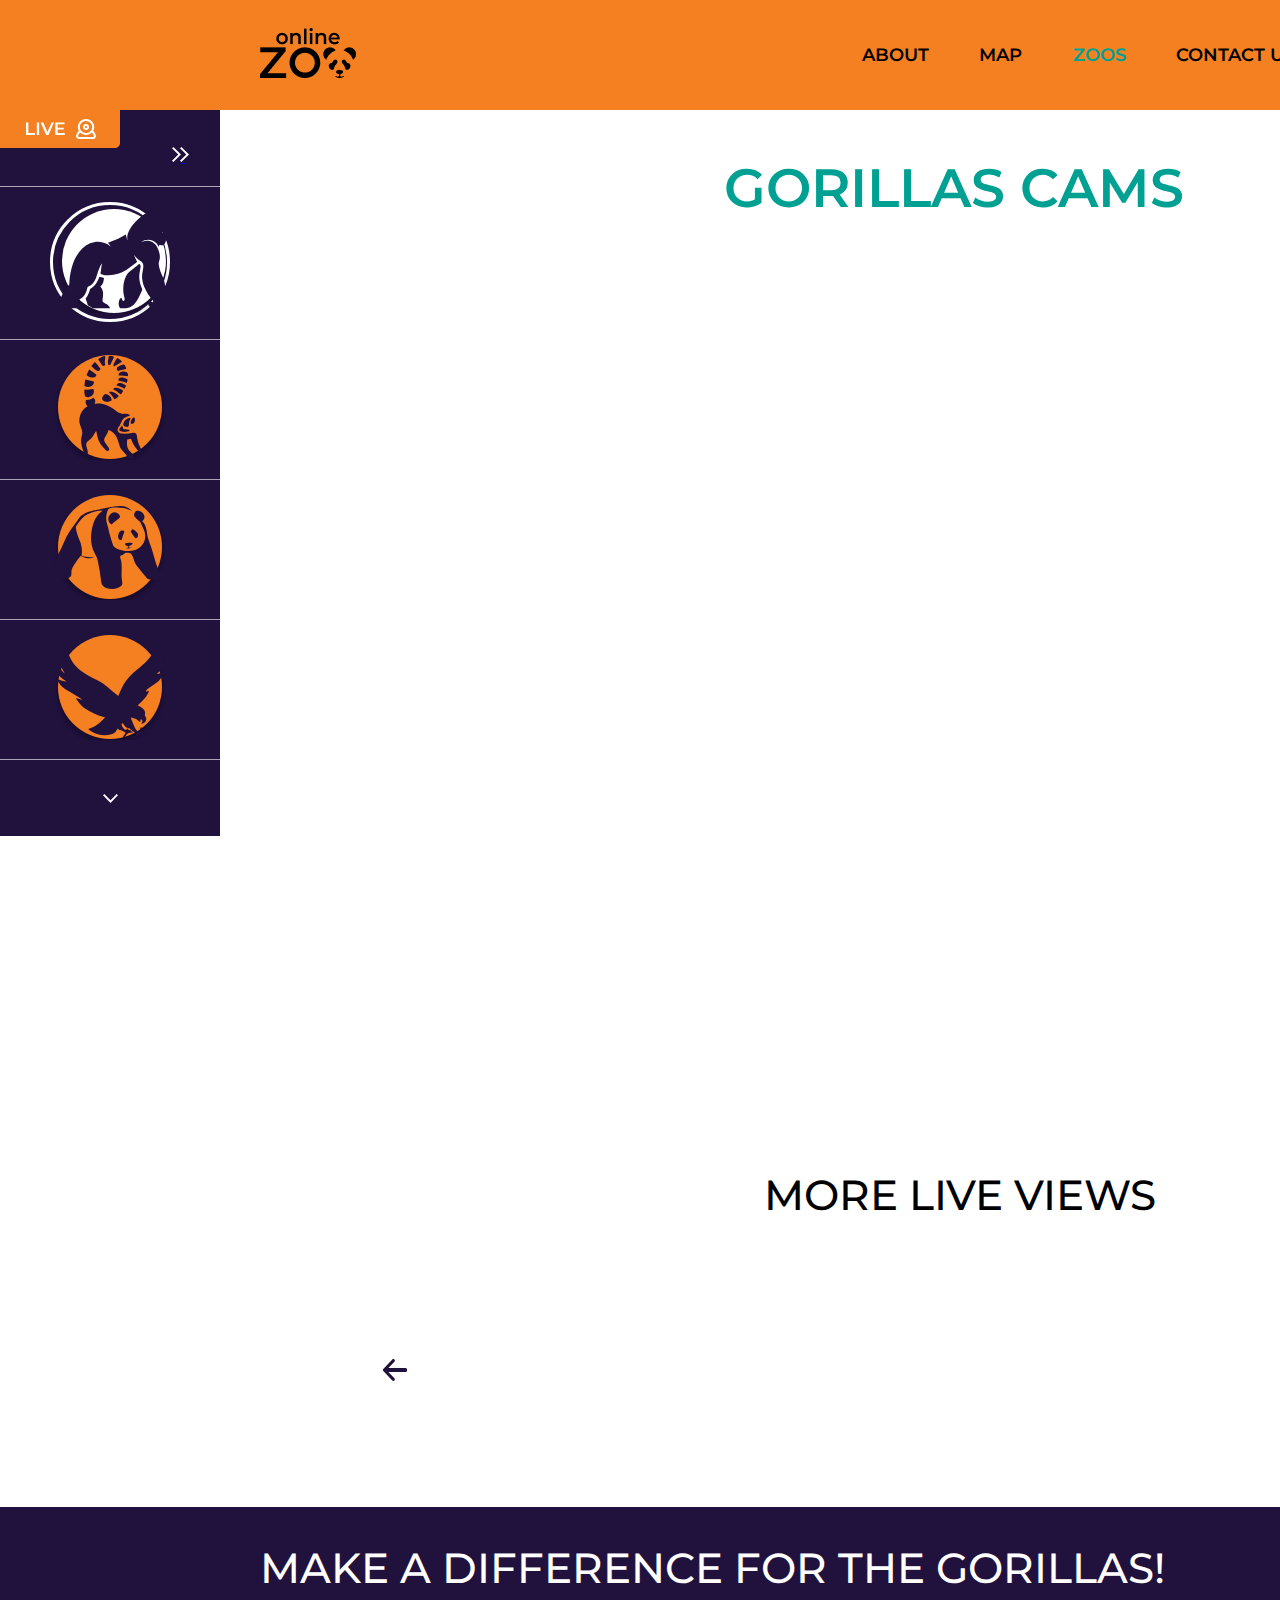
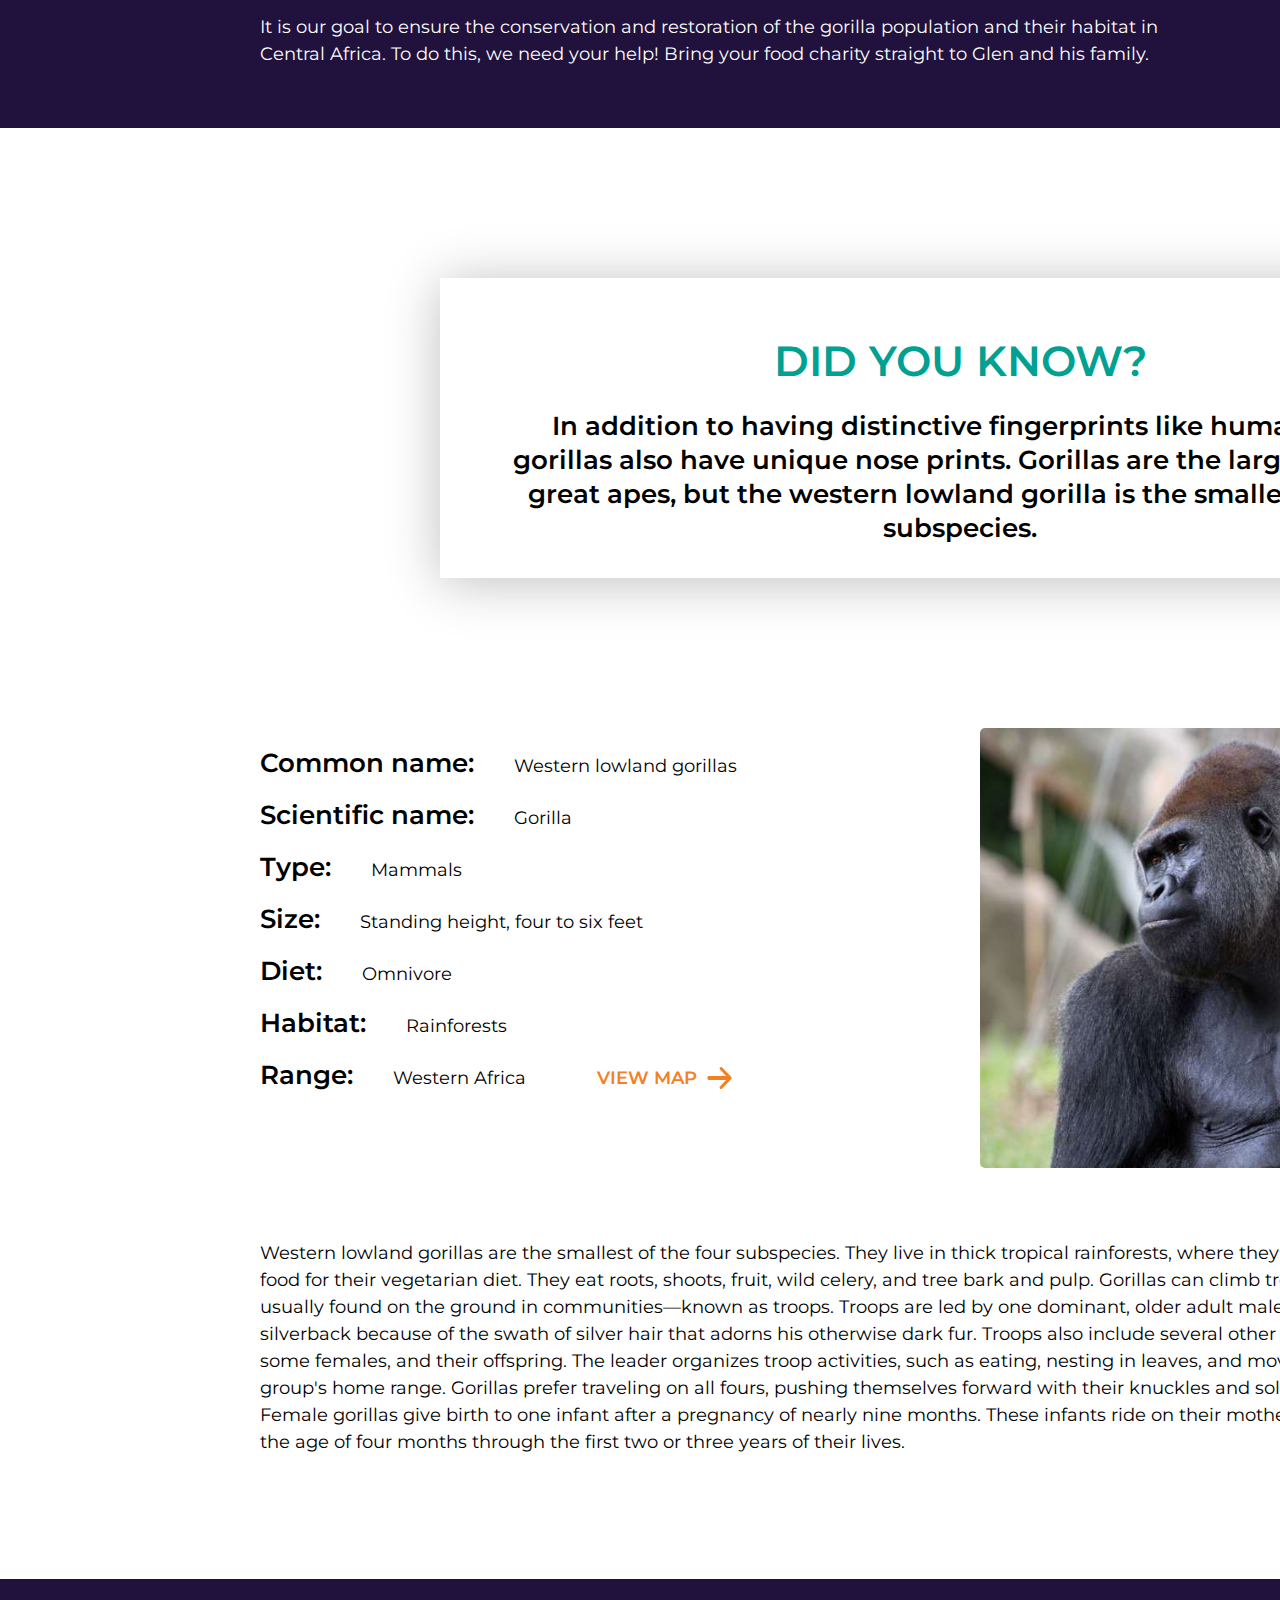
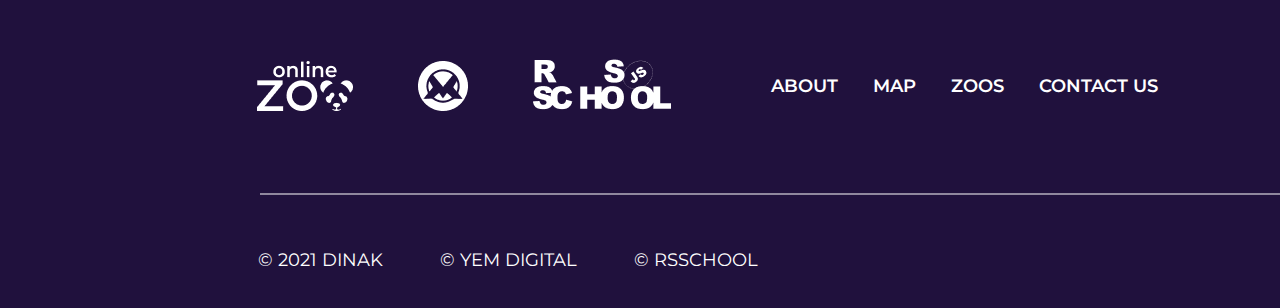
<file: zoo/pages/zoos-gorilla/zoos-gorilla.html>
<!DOCTYPE html>
<html lang="en">
<head>
  <meta charset="UTF-8">
  <meta name="viewport" content="width=device-width, initial-scale=1.0">
  <meta http-equiv="X-UA-Compatible" content="ie=edge">
  <link href="../../assets/signs/bananas.svg" rel="shortcut icon">
  <link rel="stylesheet" href="zoos-gorilla.css">
  <title>Gazuz33-Zoo</title>
</head>
<body>
  <header>

    <div class="header">
      <div class="container">
          <div class="hlogo">
              <a href="../first-page/index.html">
            <img src="../../assets/signs/Logo.png" alt="logo"> </div></a>

              <div class="menu">
                <ul>
                  <li><a href="../first-page/index.html" class="nav_link" >About</a></li>
                  <li><a href="../map/map.html" class="nav_link">Map</a></li>
                  <li><a href="../zoos/zoos-panda.html" class="nav_link" id="zoos-panda">Zoos</a></li>
                  <li><a href="../contact us/contact.html" class="nav_link" id="contact">Contact us</a></li>
                  <li><a href="https://www.figma.com/file/lnK11foY8Aoa6oOlDXovVN/Online-ZOO-Project?node-id=1%3A12" class="nav_link">Design</a></li>

                </ul>
              </div>
              <div class="social">
                  <ul>
                <li><a href="https://www.youtube.com/"><img src="../../assets/soc/y.png" alt="pic" class="n2"></a></li>
                <li><a href="https://www.instagram.com/"><img src="../../assets/soc/i.png" alt="pic" class="n2"></a></li>
                <li><a href="https://www.facebook.com/"><img src="../../assets/soc/f.png" alt="pic" class="n2"></a></li>
                </ul>
              </div>
        </div>
      </div>
  </header>
  <section class="Lmenu">
    <nav>
    <ul>           
      <li class="open">
        <a href="#">
          <img src="../../assets/signs/Vector.svg" alt="circle">
         <img src="../../assets/signs/Vector.svg" alt="circle" class="sV">
        </a>
      </li>
      <li class="live">
        <a href="#">
          <img src="../../assets/signs/LIVE.svg" alt="circle"></a>
      </li>
      <li class="active">
        <a class="active-white" href="#">
          <img class="enable-white" src="../../assets/signs/zGorilla.svg" alt="circle"></a>
        </li>
      <li>
        <a href="../zoos-lemur/zoos-lemur.html">
          <img class="enable" src="../../assets/signs/zLemur.svg" alt="circle"></a>
        </li>
       <li>
         <a href="../zoos/zoos-panda.html">
           <img  class="enable" src="../../assets/signs/zPanda.svg" alt="circle"></a>
      </li>
      <li> 
        <a href="../zoos-eagle/zoos-eagle.html">
          <img class="enable" src="../../assets/signs/zEagle.svg" alt="circle"></a>
      </li>
      <li>
        <a href="">
          <img src="../../assets/signs/VectorD.svg" alt="circle" class="D"></a>
      </li>
    </ul>
    </nav>
    </section>
  <section class="main">
    <div class="wrapper">
    <div class="text">
    <h2>gorillas cams</h2>
    <button type="button" class="button" >donate now<img src="../../assets/signs/camr.png" alt="camr" class="camr"></button>
    </div>
    <iframe width="1401" height="787" src="https://www.youtube.com/embed/rgXWDk7rh4w" title="YouTube video player" frameborder="0" allow="accelerometer; autoplay; clipboard-write; encrypted-media; gyroscope; picture-in-picture" allowfullscreen></iframe>
    <h3>more live views </h3>
    <div class="live-slider">
      <img src="../../assets/signs/LA.svg" alt="LA" class="LA">
  <div class="slide">
      <iframe width="320" height="210" src="https://www.youtube.com/embed/rgXWDk7rh4w" title="YouTube video player" frameborder="0" allow="accelerometer; autoplay; clipboard-write; encrypted-media; gyroscope; picture-in-picture" allowfullscreen></iframe>
    </div>
    <div class="slide">
      <iframe width="320" height="210" src="https://www.youtube.com/embed/rgXWDk7rh4w" title="YouTube video player" frameborder="0" allow="accelerometer; autoplay; clipboard-write; encrypted-media; gyroscope; picture-in-picture" allowfullscreen></iframe>
    </div>
    <div class="slide">
      <iframe width="320" height="210" src="https://www.youtube.com/embed/rgXWDk7rh4w" title="YouTube video player" frameborder="0" allow="accelerometer; autoplay; clipboard-write; encrypted-media; gyroscope; picture-in-picture" allowfullscreen></iframe>
      
            </div>
            <img src="../../assets/signs/RA.svg" alt="RA" class="RA">
        </div>
    </div>
  </section>
  <section class="intro_f"> 
    <div class="tdonate">
      <div class="t1">make a difference for the gorillas!</div>
      <div class="t2"> It is our goal to ensure the conservation and restoration of the gorilla population and their habitat in Central Africa. To do this, we need your help! Bring your food charity straight to Glen and his family.</div>
  </div>
  <div class="donate-con">
    <div class="qdonate">Quick Donate</div>
    <div class="donbtn">
      <form>
        <input type="number" min = "1" max="9999" placeholder="Donation Amount" class="donp">
        <span>$</span>
        <button type="submit" name="button" class="ok"><img src="../../assets/signs/camr.png" alt="camr" class="camr"></button>
      </form>
    </div>
  </div>
</section>
  <section class="know">
  <div class="center">
  <h3>did you know?</h3>
  <p>
    In addition to having distinctive fingerprints like humans do, gorillas also have unique nose prints.
       Gorillas are the largest of the great apes, but the western lowland gorilla is the smallest of the subspecies.        
  </p>
   </div>
   </section>
  <section class="info">
  <div class="info-block">
  <div class="text-info">
    <p><b>Common name:&nbsp &nbsp &nbsp</b> Western lowland gorillas</p>
    <p><b>Scientific name:&nbsp &nbsp &nbsp</b> Gorilla</p>
    <p><b>Type:&nbsp &nbsp &nbsp</b> Mammals</p>
    <p><b>Size:&nbsp &nbsp &nbsp</b> Standing height, four to six feet</p>
    <p><b>Diet:&nbsp &nbsp &nbsp</b> Omnivore</p>
    <p><b>Habitat:&nbsp &nbsp &nbsp</b> Rainforests</p>
    <p><b>Range:&nbsp &nbsp &nbsp</b> Western Africa <a href="../../pages/map/map.html"><button type="button" class="button1" >VIEW MAP<img src="../../assets/signs/camrO.png" alt="camr" class="camrO"></button></a></p>
    
  </div>
  <div class="image">
  <img src="../../assets/animals/GORILLA.svg" alt="zoos" class="GORILLA">
  </div>
  </div>
  </section>
  <section class="text">
  <div class="wrapper text">
  <p>Western lowland gorillas are the smallest of the four subspecies. They live in thick tropical rainforests, where they find plenty of food for their vegetarian diet. They eat roots, shoots, fruit, wild celery, and tree bark and pulp. Gorillas can climb trees, but they’re usually found on the ground in communities—known as troops. Troops are led by one dominant, older adult male, often called a silverback because of the swath of silver hair that adorns his otherwise dark fur. Troops also include several other young males, some females, and their offspring. The leader organizes troop activities, such as eating, nesting in leaves, and moving about the group's home range. Gorillas prefer traveling on all fours, pushing themselves forward with their knuckles and soles of their feet. Female gorillas give birth to one infant after a pregnancy of nearly nine months. These infants ride on their mothers’ backs from the age of four months through the first two or three years of their lives.</p>
  </div>
  </section>
  <footer>
    <div class="container2">
      <div class="flogo1" data-title="Online Zoo">
        <img src="../../assets/signs/flogo1.png" alt="logo"> </div>
      <div class="flogo2" data-title="Yem Digital">
        <img src="../../assets/signs/flogo2.png" alt="logo">
      </div>
      <div class="flogo3" data-title="Rolling Scopes School">
        <img src="../../assets/signs/flogo3.png" alt="logo">
      </div>
          <div class="menu2">
            <ul>
              <li><a href="../first-page/index.html" class="nav_link">About</a></li>
              <li><a href="../map/map.html" class="nav_link">Map</a></li>
              <li><a href="../zoos/zoos-panda.html" class="nav_link">Zoos</a></li>
              <li><a href="../contact us/contact.html" class="nav_link">Contact us</a></li>
              
  
            </ul>
          </div>
          <div class="dont">
            <form action="">
              <button type="submit" name="button" class="dont" id="fdbk" >donate for volunteers<img src="../../assets/signs/camr.png" alt="camr" class="camr"></button>
            </form>
          </div>
    </div>
    <div class="line"><img src="../../assets/signs/line2.png" alt="line" class="line2"/></div>
    <div class="container3">
        <div class="menu3">
            <ul>
              <li>© 2021 DinaK </li>
              <li>© Yem Digital </li>
              <li>© RSSchool</li>
            </ul>
          </div>
          <div class="social1">
              <ul>
                <li><a href="https://www.youtube.com/"><img src="../../assets/soc/y.png" alt="pic" class="n2"></a></li>
                <li><a href="https://www.instagram.com/"><img src="../../assets/soc/i.png" alt="pic" class="n2"></a></li>
                <li><a href="https://www.facebook.com/"><img src="../../assets/soc/f.png" alt="pic" class="n2"></a></li>
            </ul>
          </div>
    </div>
  
  
  </footer>
</file>
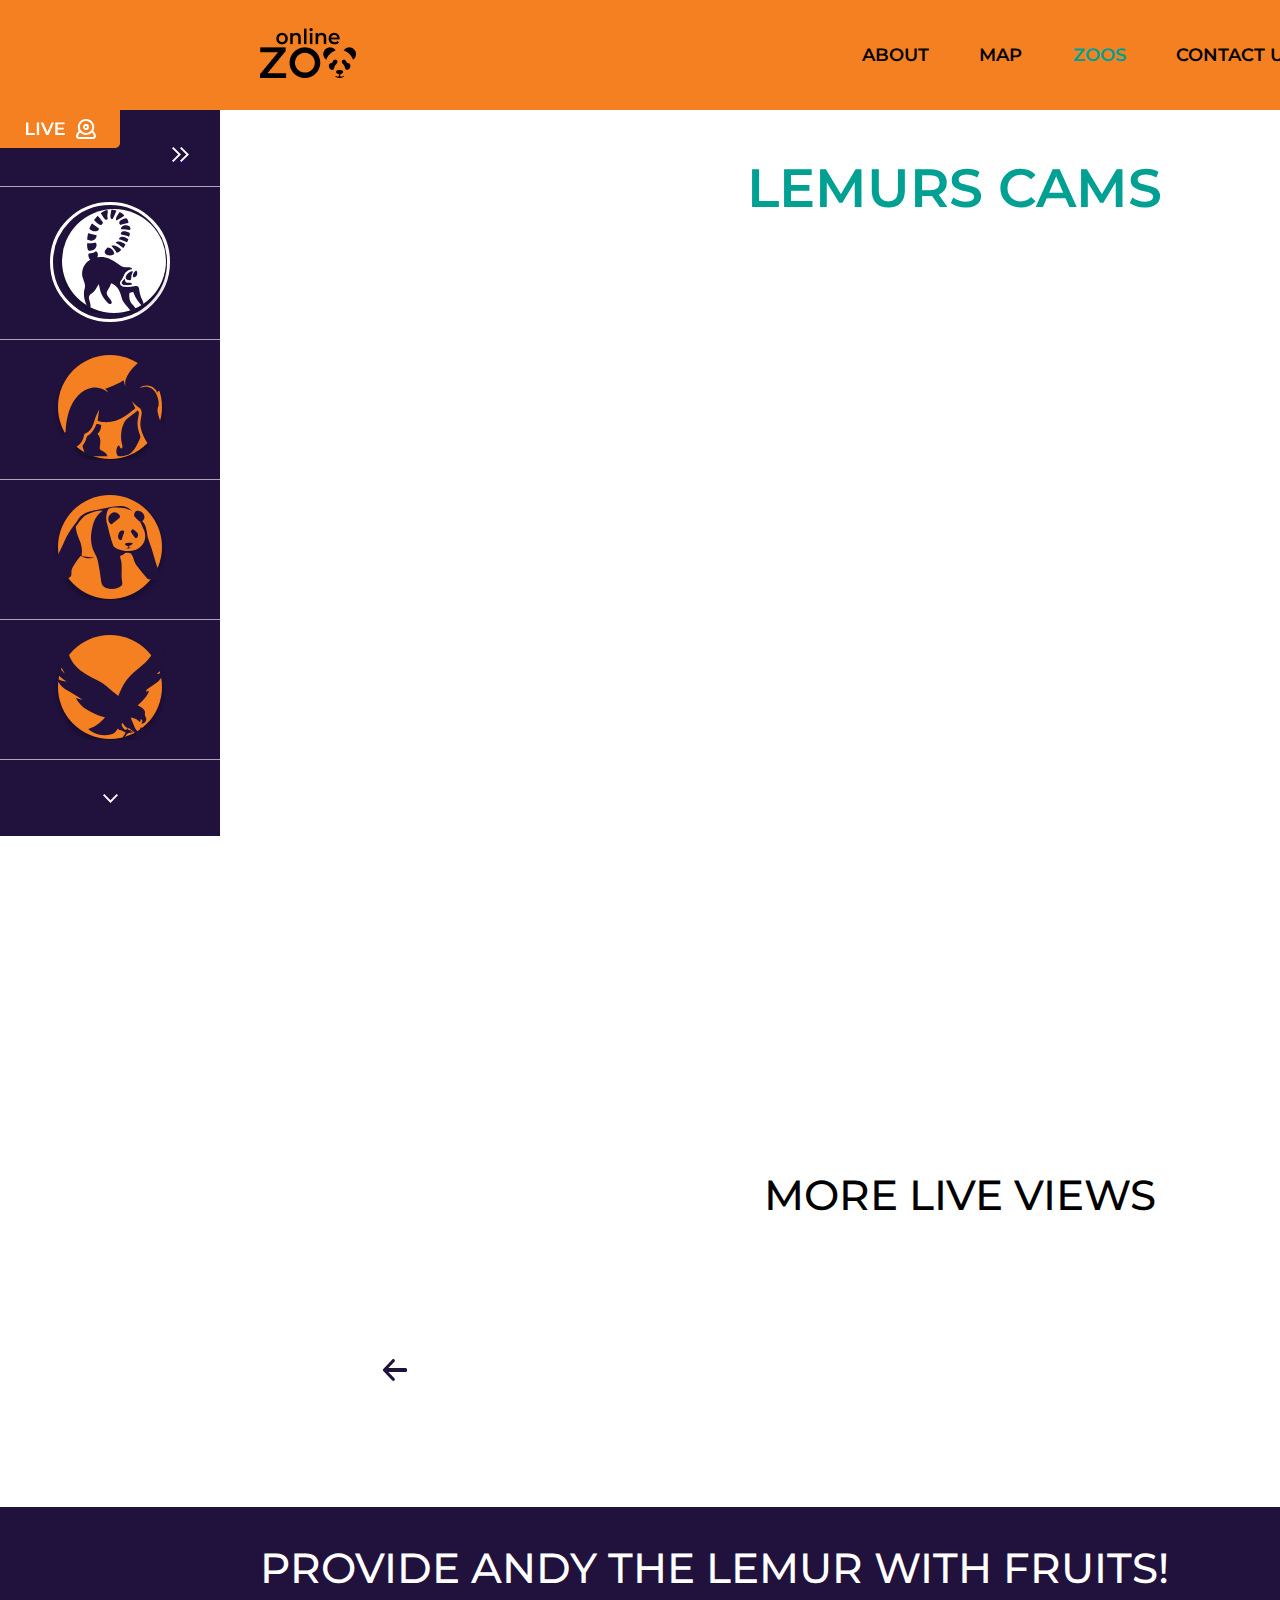
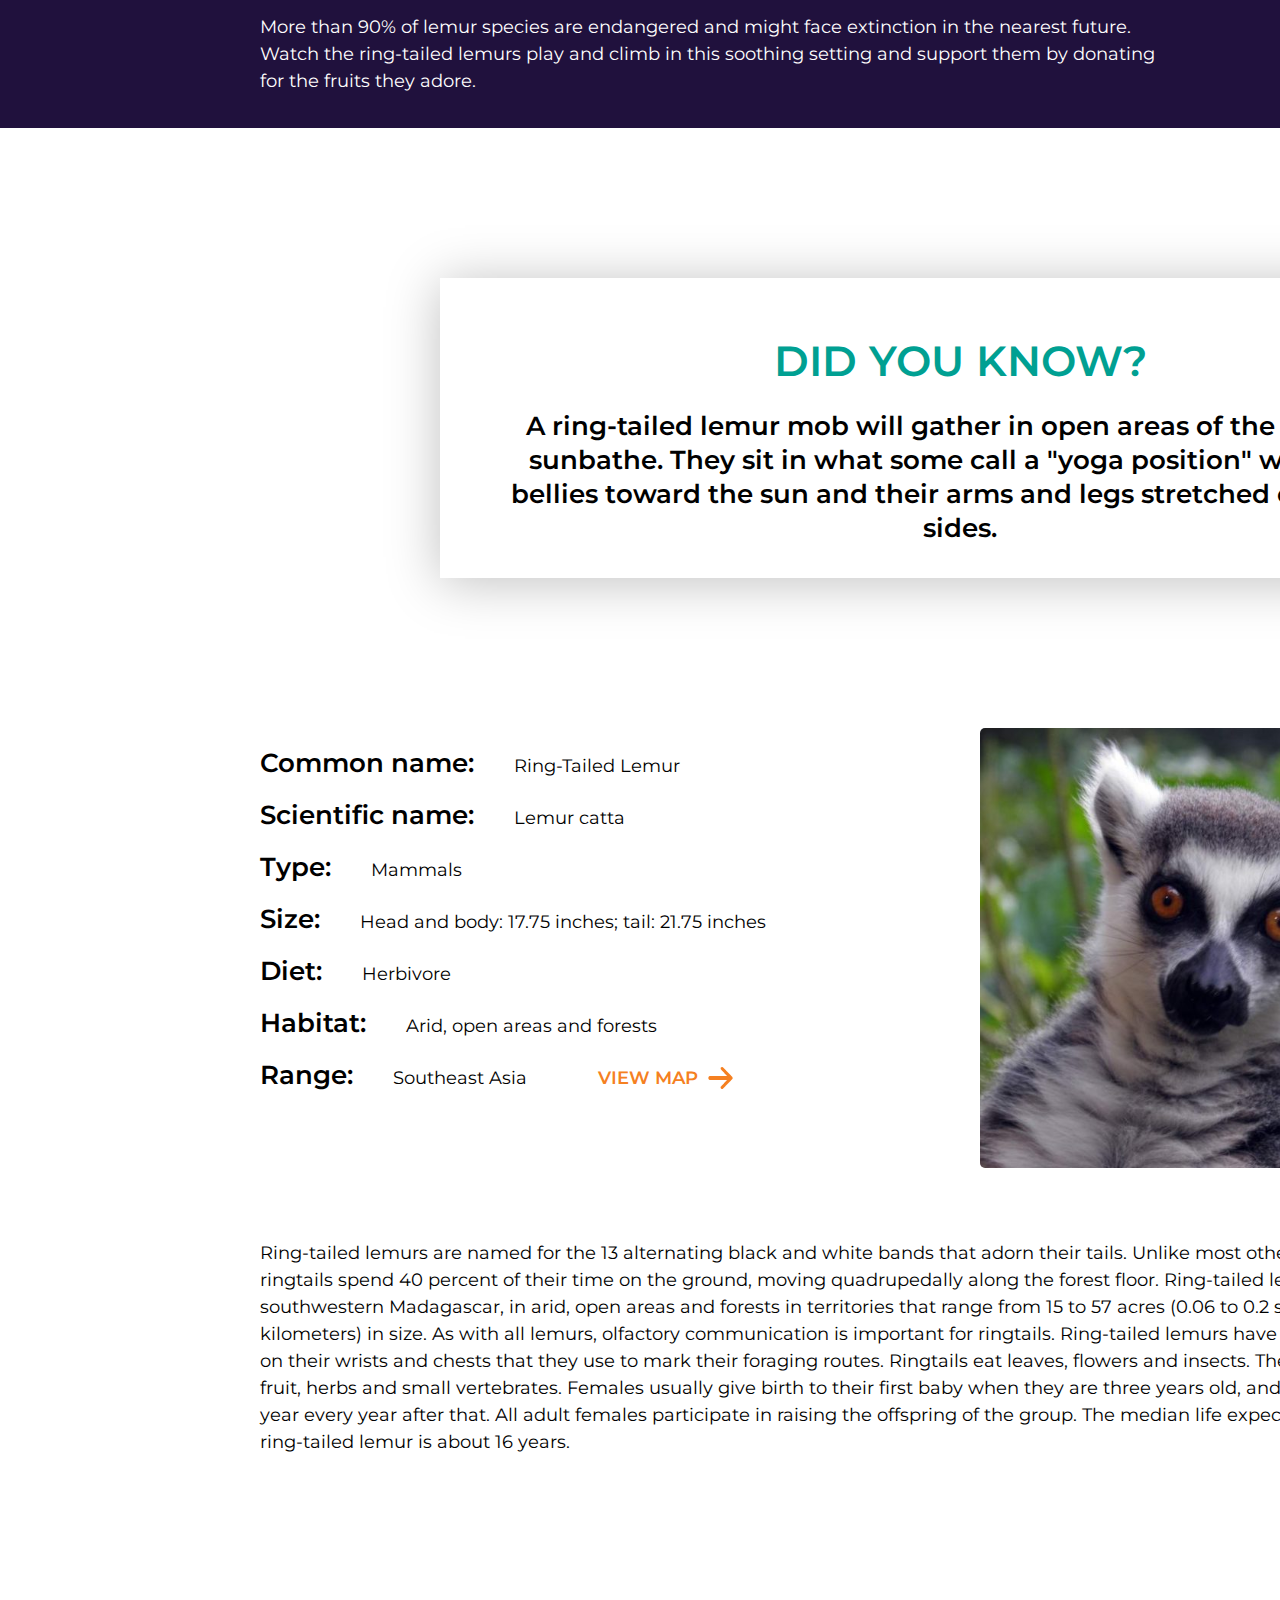
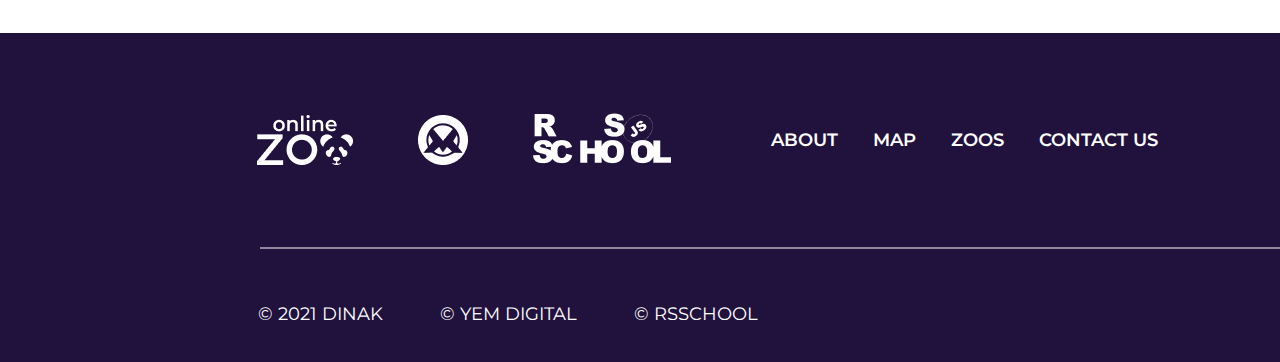
<file: zoo/pages/zoos-lemur/zoos-lemur.html>
<!DOCTYPE html>
<html lang="en">
<head>
  <meta charset="UTF-8">
  <meta name="viewport" content="width=device-width, initial-scale=1.0">
  <meta http-equiv="X-UA-Compatible" content="ie=edge">
  <link href="../../assets/signs/bananas.svg" rel="shortcut icon">
  <link rel="stylesheet" href="zoos-lemur.css">
  <title>Gazuz33-Zoo</title>
</head>
<body>
  <header>

    <div class="header">
      <div class="container">
          <div class="hlogo">
              <a href="../first-page/index.html">
            <img src="../../assets/signs/Logo.png" alt="logo"> </div></a>

              <div class="menu">
                <ul>
                  <li><a href="../first-page/index.html" class="nav_link" >About</a></li>
                  <li><a href="../map/map.html" class="nav_link">Map</a></li>
                  <li><a href="../zoos/zoos-panda.html" class="nav_link" id="zoos-panda">Zoos</a></li>
                  <li><a href="../contact us/contact.html" class="nav_link" id="contact">Contact us</a></li>
                  <li><a href="https://www.figma.com/file/lnK11foY8Aoa6oOlDXovVN/Online-ZOO-Project?node-id=1%3A12" class="nav_link">Design</a></li>

                </ul>
              </div>
              <div class="social">
                  <ul>
                <li><a href="https://www.youtube.com/"><img src="../../assets/soc/y.png" alt="pic" class="n2"></a></li>
                <li><a href="https://www.instagram.com/"><img src="../../assets/soc/i.png" alt="pic" class="n2"></a></li>
                <li><a href="https://www.facebook.com/"><img src="../../assets/soc/f.png" alt="pic" class="n2"></a></li>
                </ul>
              </div>
        </div>
      </div>
  </header>
  <section class="Lmenu">
    <nav>
    <ul>           
      <li class="open">
        <a href="#">
          <img src="../../assets/signs/Vector.svg" alt="circle">
         <img src="../../assets/signs/Vector.svg" alt="circle" class="sV">
        </a>
      </li>
      <li class="live">
        <a href="#">
          <img src="../../assets/signs/LIVE.svg" alt="circle"></a>
      </li>
      <li class="active">
        <a href="#" class="active-white">
          <img class="enable-white" src="../../assets/signs/zLemur.svg" alt="circle"></a>
        </li>
      <li>
        <a href="../zoos-gorilla/zoos-gorilla.html">
          <img class="enable" src="../../assets/signs/zGorilla.svg" alt="circle"></a>
        </li>
      
       <li >
         <a href="../zoos/zoos-panda.html" >
           <img  class="enable" src="../../assets/signs/zPanda.svg" alt="circle"></a>
      </li>
      <li> 
        <a href="../zoos-eagle/zoos-eagle.html">
          <img class="enable" src="../../assets/signs/zEagle.svg" alt="circle"></a>
      </li>
      <li>
        <a href="">
          <img src="../../assets/signs/VectorD.svg" alt="circle" class="D"></a>
      </li>
    </ul>
    </nav>
    </section>
  <section class="main">
    <div class="wrapper">
    <div class="text">
    <h2>lemurs cams</h2>
    <button type="button" class="button" >donate now<img src="../../assets/signs/camr.png" alt="camr" class="camr"></button>
    </div>
    <iframe width="1401" height="787" src="https://www.youtube.com/embed/_5_oHPJDDOM" title="YouTube video player" frameborder="0" allow="accelerometer; autoplay; clipboard-write; encrypted-media; gyroscope; picture-in-picture" allowfullscreen></iframe>
    <h3>more live views </h3>
    <div class="live-slider">
        <img src="../../assets/signs/LA.svg" alt="LA" class="LA">
    <div class="slide">
      <iframe width="320" height="210" src="https://www.youtube.com/embed/_5_oHPJDDOM" title="YouTube video player" frameborder="0" allow="accelerometer; autoplay; clipboard-write; encrypted-media; gyroscope; picture-in-picture" allowfullscreen></iframe>
    </div>
    <div class="slide">
      <iframe width="320" height="210" src="https://www.youtube.com/embed/_5_oHPJDDOM" title="YouTube video player" frameborder="0" allow="accelerometer; autoplay; clipboard-write; encrypted-media; gyroscope; picture-in-picture" allowfullscreen></iframe>
    </div>
    <div class="slide">
      <iframe width="320" height="210" src="https://www.youtube.com/embed/_5_oHPJDDOM" title="YouTube video player" frameborder="0" allow="accelerometer; autoplay; clipboard-write; encrypted-media; gyroscope; picture-in-picture" allowfullscreen></iframe>
      
            </div>
            <img src="../../assets/signs/RA.svg" alt="RA" class="RA">
        </div>
    </div>
  </section>
  <section class="intro_f"> 
    <div class="tdonate">
      <div class="t1">Provide Andy the lemur with fruits!</div>
      <div class="t2"> More than 90% of lemur species are endangered and might face extinction in the nearest future. Watch the ring-tailed lemurs play and climb in this soothing setting and support them by donating for the fruits they adore.</div>
  </div>
  <div class="donate-con">
    <div class="qdonate">Quick Donate</div>
    <div class="donbtn">
      <form>
        <input type="number" min = "1" max="9999" placeholder="Donation Amount" class="donp">
        <span>$</span>
        <button type="submit" name="button" class="ok"><img src="../../assets/signs/camr.png" alt="camr" class="camr"></button>
      </form>
    </div>
  </div>
</section>
  <section class="know">
  <div class="center">
  <h3>did you know?</h3>
  <p>
    A ring-tailed lemur mob will gather in open areas of the forest to sunbathe. They sit in what some call a "yoga position" with their bellies toward the sun and their arms and legs stretched out to the sides.         
  </p>
   </div>
   </section>
  <section class="info">
  <div class="info-block">
  <div class="text-info">
    <p><b>Common name:&nbsp &nbsp &nbsp</b> Ring-Tailed Lemur</p>
    <p><b>Scientific name:&nbsp &nbsp &nbsp</b> Lemur catta</p>
    <p><b>Type:&nbsp &nbsp &nbsp</b> Mammals</p>
    <p><b>Size:&nbsp &nbsp &nbsp</b> Head and body: 17.75 inches; tail: 21.75 inches</p>
    <p><b>Diet:&nbsp &nbsp &nbsp</b> Herbivore</p>
    <p><b>Habitat:&nbsp &nbsp &nbsp</b> Arid, open areas and forests</p>
    <p><b>Range:&nbsp &nbsp &nbsp</b> Southeast Asia <a href="../../pages/map/map.html"><button type="button" class="button1" >VIEW MAP<img src="../../assets/signs/camrO.png" alt="camr" class="camrO"></button></a></p>
    
  </div>
  <div class="image">
  <img src="../../assets/animals/LEMUR.svg" alt="zoos" class="LEMUR">
  </div>
  </div>
  </section>
  <section class="text">
  <div class="wrapper text">
  <p>Ring-tailed lemurs are named for the 13 alternating black and white bands that adorn their tails. Unlike most other lemurs, ringtails spend 40 percent of their time on the ground, moving quadrupedally along the forest floor. Ring-tailed lemurs live in southwestern Madagascar, in arid, open areas and forests in territories that range from 15 to 57 acres (0.06 to 0.2 square kilometers) in size. As with all lemurs, olfactory communication is important for ringtails. Ring-tailed lemurs have scent glands on their wrists and chests that they use to mark their foraging routes. Ringtails eat leaves, flowers and insects. They can also eat fruit, herbs and small vertebrates.
    Females usually give birth to their first baby when they are three years old, and usually once a year every year after that. All adult females participate in raising the offspring of the group. The median life expectancy for a ring-tailed lemur is about 16 years.</p>
  </div>
  </section>
  <footer>
    <div class="container2">
      <div class="flogo1" data-title="Online Zoo">
        <img src="../../assets/signs/flogo1.png" alt="logo"> </div>
      <div class="flogo2" data-title="Yem Digital">
        <img src="../../assets/signs/flogo2.png" alt="logo">
      </div>
      <div class="flogo3" data-title="Rolling Scopes School">
        <img src="../../assets/signs/flogo3.png" alt="logo">
      </div>
          <div class="menu2">
            <ul>
              <li><a href="../first-page/index.html" class="nav_link">About</a></li>
              <li><a href="../map/map.html" class="nav_link">Map</a></li>
              <li><a href="../zoos/zoos-panda.html" class="nav_link">Zoos</a></li>
              <li><a href="../contact us/contact.html" class="nav_link">Contact us</a></li>
              
  
            </ul>
          </div>
          <div class="dont">
            <form action="">
              <button type="submit" name="button" class="dont" id="fdbk" >donate for volunteers<img src="../../assets/signs/camr.png" alt="camr" class="camr"></button>
            </form>
          </div>
    </div>
    <div class="line"><img src="../../assets/signs/line2.png" alt="line" class="line2"/></div>
    <div class="container3">
        <div class="menu3">
            <ul>
              <li>© 2021 DinaK </li>
              <li>© Yem Digital </li>
              <li>© RSSchool</li>
            </ul>
          </div>
          <div class="social1">
              <ul>
                <li><a href="https://www.youtube.com/"><img src="../../assets/soc/y.png" alt="pic" class="n2"></a></li>
                <li><a href="https://www.instagram.com/"><img src="../../assets/soc/i.png" alt="pic" class="n2"></a></li>
                <li><a href="https://www.facebook.com/"><img src="../../assets/soc/f.png" alt="pic" class="n2"></a></li>
            </ul>
          </div>
    </div>
  
  
  </footer>
</file>
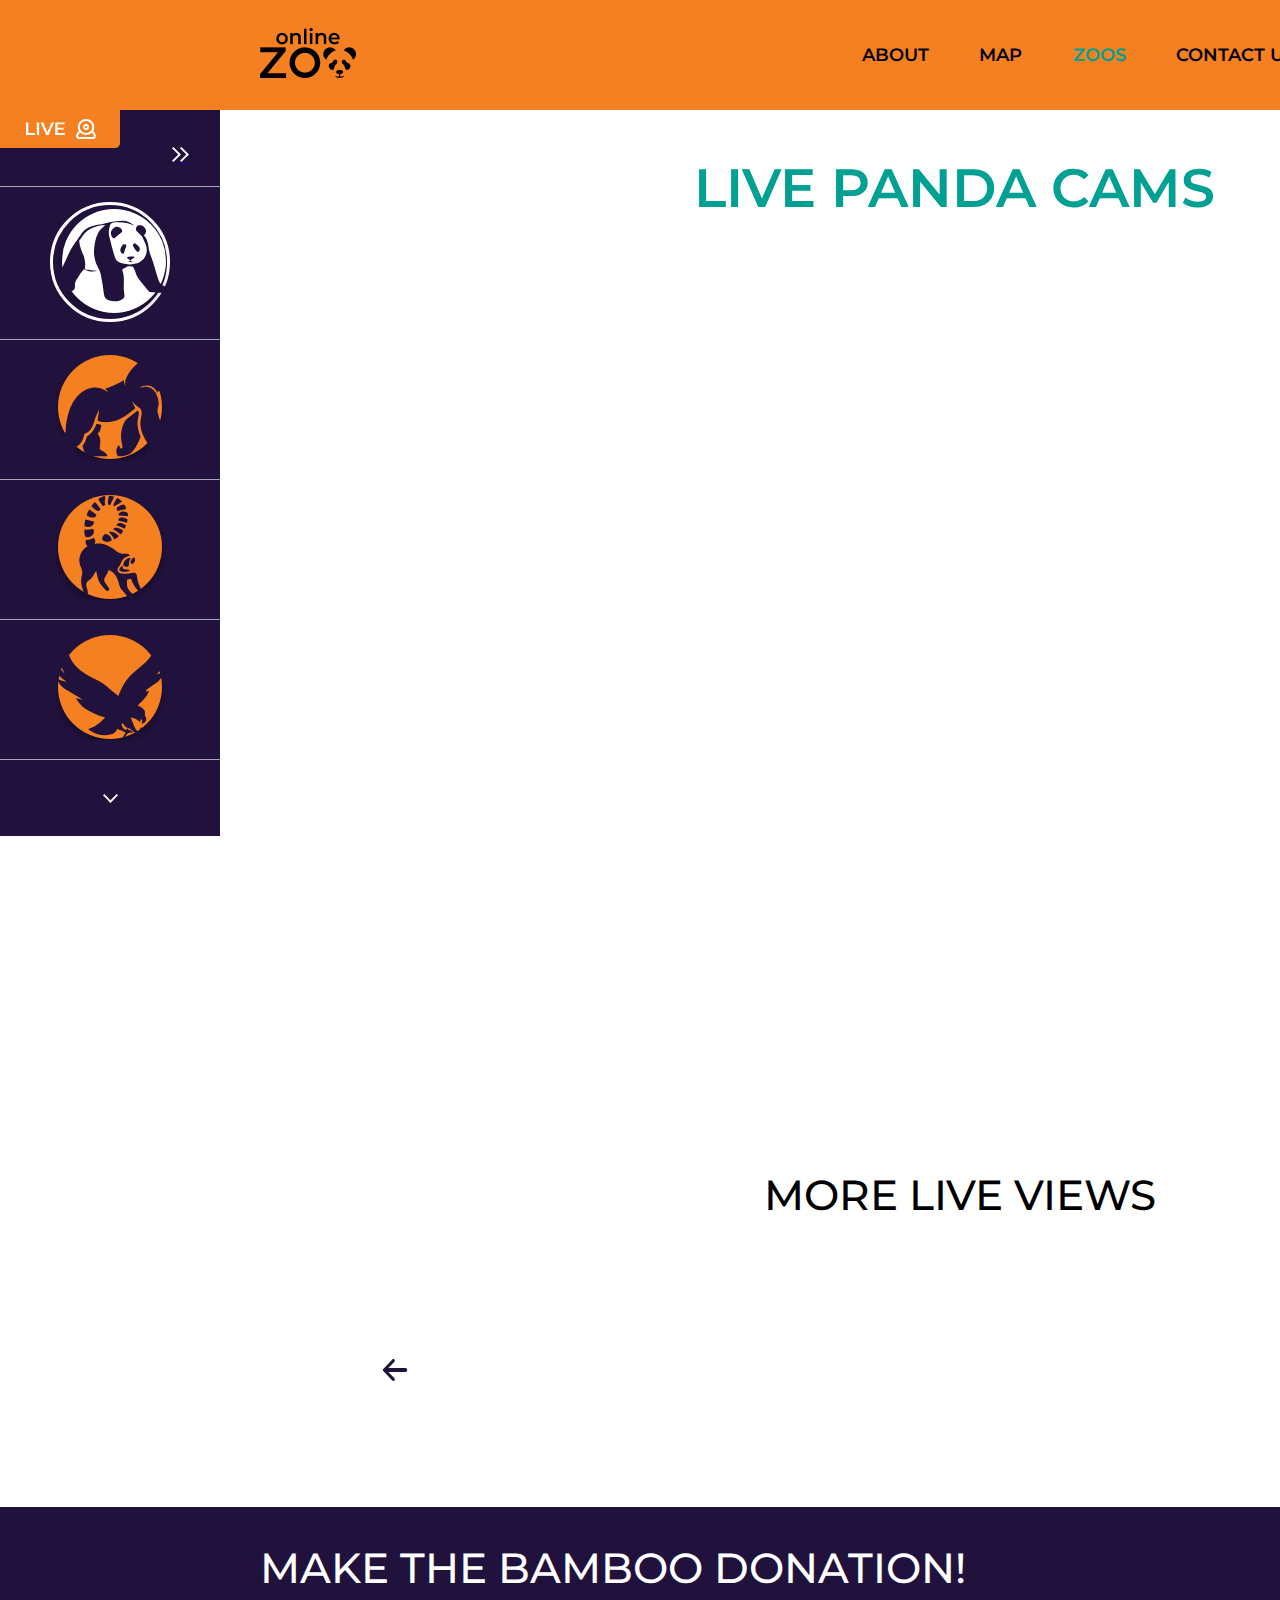
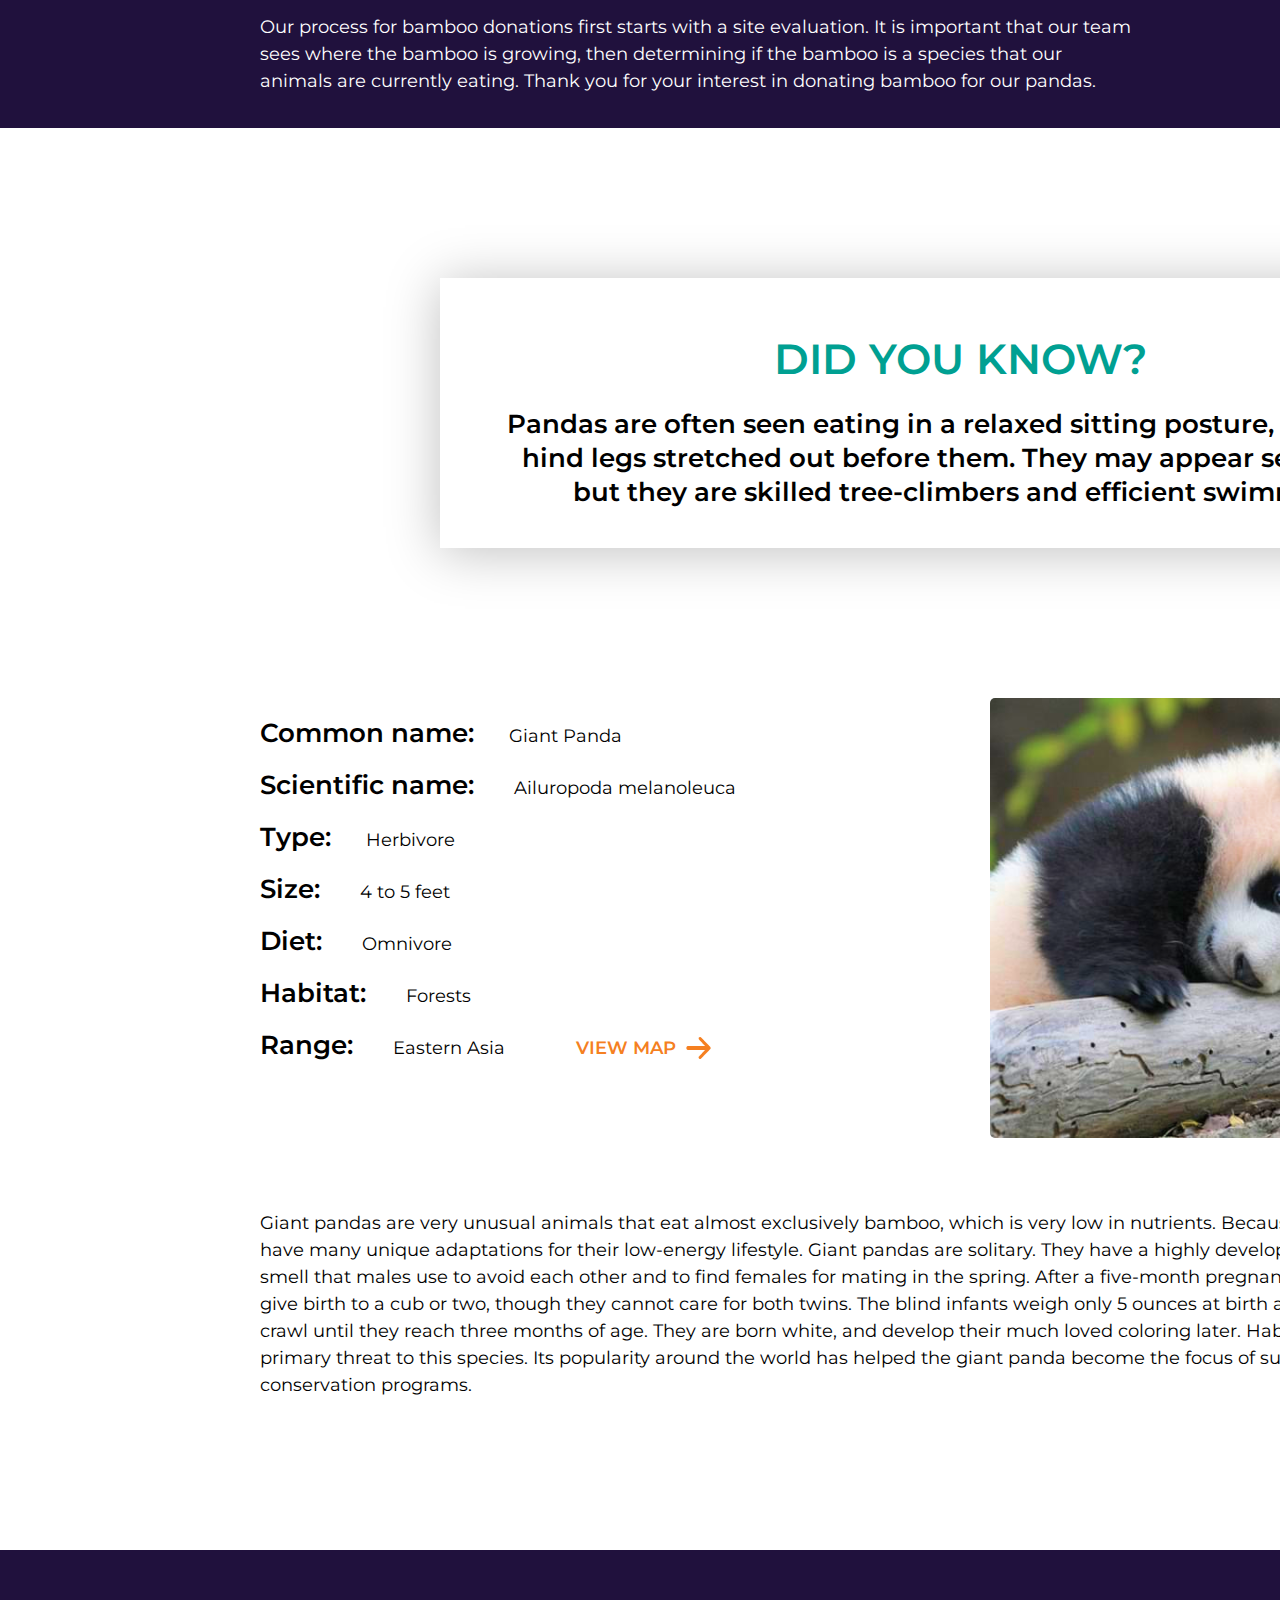
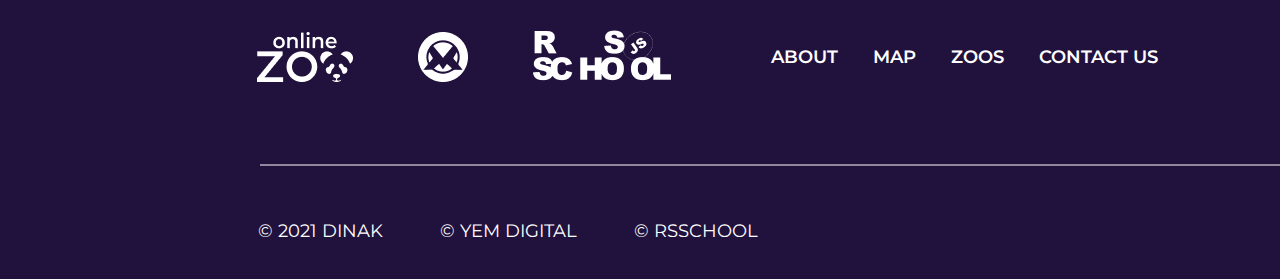
<file: zoo/pages/zoos/zoos-panda.html>
<!DOCTYPE html>
<html lang="en">
<head>
  <meta charset="UTF-8">
  <meta name="viewport" content="width=device-width, initial-scale=1.0">
  <meta http-equiv="X-UA-Compatible" content="ie=edge">
  <link href="../../assets/signs/bananas.svg" rel="shortcut icon">
  <link rel="stylesheet" href="zoos-panda.css">
  <title>Gazuz33-Zoo</title>
</head>
<body>
  <header>

    <div class="header">
      <div class="container">
          <div class="hlogo">
              <a href="../first-page/index.html">
            <img src="../../assets/signs/Logo.png" alt="logo"> </div></a>

              <div class="menu">
                <ul>
                  <li><a href="../first-page/index.html" class="nav_link" >About</a></li>
                  <li><a href="../map/map.html" class="nav_link">Map</a></li>
                  <li><a href="../zoos/zoos-panda.html" class="nav_link" id="zoos-panda">Zoos</a></li>
                  <li><a href="../contact us/contact.html" class="nav_link" id="contact">Contact us</a></li>
                  <li><a href="https://www.figma.com/file/lnK11foY8Aoa6oOlDXovVN/Online-ZOO-Project?node-id=1%3A12" class="nav_link">Design</a></li>

                </ul>
              </div>
              <div class="social">
                  <ul>
                <li><a href="https://www.youtube.com/"><img src="../../assets/soc/y.png" alt="pic" class="n2"></a></li>
                <li><a href="https://www.instagram.com/"><img src="../../assets/soc/i.png" alt="pic" class="n2"></a></li>
                <li><a href="https://www.facebook.com/"><img src="../../assets/soc/f.png" alt="pic" class="n2"></a></li>
                </ul>
              </div>
        </div>
      </div>
  </header>
  <section class="Lmenu">
    <nav>
    <ul>           
      <li class="open">
        <a href="#">
          <img src="../../assets/signs/Vector.svg" alt="circle">
         <img src="../../assets/signs/Vector.svg" alt="circle" class="sV">
        </a>
      </li>
      <li class="live">
        <a href="#">
          <img src="../../assets/signs/LIVE.svg" alt="circle"></a>
      </li>
      <li class="active">
        <a href="#" class="active-white">
          <img  class="enable-white" src="../../assets/signs/zPanda.svg" alt="circle"></a>
     </li>
      <li>
        <a href="../zoos-gorilla/zoos-gorilla.html">
          <img class="enable" src="../../assets/signs/zGorilla.svg" alt="circle"></a>
        </li>
      <li>
        <a href="../zoos-lemur/zoos-lemur.html">
          <img class="enable" src="../../assets/signs/zLemur.svg" alt="circle"></a>
        </li>
       
      <li> 
        <a href="../zoos-eagle/zoos-eagle.html">
          <img class="enable" src="../../assets/signs/zEagle.svg" alt="circle"></a>
      </li>
      <li>
        <a href="">
          <img src="../../assets/signs/VectorD.svg" alt="circle" class="D"></a>
      </li>
    </ul>
    </nav>
    </section>
  <section class="main">
    <div class="wrapper">
    <div class="text">
    <h2>live panda cams</h2>
    <button type="button" class="button" >donate now<img src="../../assets/signs/camr.png" alt="camr" class="camr"></button>
    </div>
    <iframe width="1401" height="787" src="https://www.youtube.com/embed/OObOQ2GElhA" title="YouTube video player" frameborder="0" allow="accelerometer; autoplay; clipboard-write; encrypted-media; gyroscope; picture-in-picture" allowfullscreen></iframe>
    
    <h3>more live views </h3>
    <div class="live-slider">
        <img src="../../assets/signs/LA.svg" alt="LA" class="LA">
    <div class="slide">
      <iframe width="320" height="210" src="https://www.youtube.com/embed/OObOQ2GElhA" title="YouTube video player" frameborder="0" allow="accelerometer; autoplay; clipboard-write; encrypted-media; gyroscope; picture-in-picture" allowfullscreen></iframe>
    </div>
    <div class="slide">
      <iframe width="320" height="210" src="https://www.youtube.com/embed/OObOQ2GElhA" title="YouTube video player" frameborder="0" allow="accelerometer; autoplay; clipboard-write; encrypted-media; gyroscope; picture-in-picture" allowfullscreen></iframe>
    </div>
    <div class="slide">
      <iframe width="320" height="210" src="https://www.youtube.com/embed/OObOQ2GElhA" title="YouTube video player" frameborder="0" allow="accelerometer; autoplay; clipboard-write; encrypted-media; gyroscope; picture-in-picture" allowfullscreen></iframe>
      
            </div>
            <img src="../../assets/signs/RA.svg" alt="RA" class="RA">
        </div>
    </div>
  </section>
  <section class="intro_f"> 
    <div class="tdonate">
      <div class="t1">make the Bamboo Donation!</div>
      <div class="t2">Our process for bamboo donations first starts with a site evaluation. It is important that our team sees where the bamboo is growing, then determining if the bamboo is a species that our animals are currently eating. Thank you for your interest in donating bamboo for our pandas.</div>
  </div>
  <div class="donate-con">
    <div class="qdonate">Quick Donate</div>
    <div class="donbtn">
      <form>
        <input type="number" min = "1" max="9999" placeholder="Donation Amount" class="donp">
        <span>$</span>
        <button type="submit" name="button" class="ok"><img src="../../assets/signs/camr.png" alt="camr" class="camr"></button>
      </form>
    </div>
  </div>
</section>
  <section class="know">
  <div class="center">
  <h3>did you know?</h3>
  <p>Pandas are often seen eating in a relaxed sitting posture,
     with their hind legs stretched out before them. They may 
     appear sedentary, but they are skilled tree-climbers and efficient swimmers.     
  </p>
   </div>
   </section>
  <section class="info">
  <div class="info-block">
  <div class="text-info">
    <p><b>Common name:&nbsp &nbsp &nbsp</b>Giant Panda</p>
    <p><b>Scientific name:&nbsp &nbsp &nbsp</b> Ailuropoda melanoleuca</p>
    <p><b>Type:&nbsp &nbsp &nbsp</b>Herbivore</p>
    <p><b>Size:&nbsp &nbsp &nbsp</b> 4 to 5 feet</p>
    <p><b>Diet:&nbsp &nbsp &nbsp</b> Omnivore</p>
    <p><b>Habitat:&nbsp &nbsp &nbsp</b> Forests</p>
    <p><b>Range:&nbsp &nbsp &nbsp</b> Eastern Asia <a href="../../pages/map/map.html"><button type="button" class="button1" >VIEW MAP<img src="../../assets/signs/camrO.png" alt="camr" class="camrO"></button></a></p>
    
  </div>
  <div class="image">
  <img src="../../assets/animals/PANDA.svg" alt="zoos" class="PANDA">
  </div>
  </div>
  </section>
  <section class="text">
  <div class="wrapper text">
  <p>Giant pandas are very unusual animals that eat
     almost exclusively bamboo, which is very low in nutrients. 
     Because of this, they have many unique adaptations for their low-energy 
     lifestyle. Giant pandas are solitary. They have a highly developed sense
      of smell that males use to avoid each other and to find females for mating
       in the spring. After a five-month pregnancy, females give birth to a cub or two,
        though they cannot care for both twins. The blind infants weigh only 5 ounces at 
        birth and cannot crawl until they reach three months of age. They are born white, 
        and develop their much loved coloring later. Habitat loss is the primary threat to
         this species. Its popularity around the world has helped the giant panda become the 
         focus of successful conservation programs.</p>
  </div>
  </section>
  <footer>
    <div class="container2">
      <div class="flogo1" data-title="Online Zoo">
        <img src="../../assets/signs/flogo1.png" alt="logo"> </div>
      <div class="flogo2" data-title="Yem Digital">
        <img src="../../assets/signs/flogo2.png" alt="logo">
      </div>
      <div class="flogo3" data-title="Rolling Scopes School">
        <img src="../../assets/signs/flogo3.png" alt="logo">
      </div>
          <div class="menu2">
            <ul>
              <li><a href="../first-page/index.html" class="nav_link">About</a></li>
              <li><a href="../map/map.html" class="nav_link">Map</a></li>
              <li><a href="../zoos/zoos-panda.html" class="nav_link">Zoos</a></li>
              <li><a href="../contact us/contact.html" class="nav_link">Contact us</a></li>
              
  
            </ul>
          </div>
          <div class="dont">
            <form action="">
              <button type="submit" name="button" class="dont" id="fdbk" >donate for volunteers<img src="../../assets/signs/camr.png" alt="camr" class="camr"></button>
            </form>
          </div>
    </div>
    <div class="line"><img src="../../assets/signs/line2.png" alt="line" class="line2"/></div>
    <div class="container3">
        <div class="menu3">
            <ul>
              <li>© 2021 DinaK </li>
              <li>© Yem Digital </li>
              <li>© RSSchool</li>
            </ul>
          </div>
          <div class="social1">
              <ul>
                <li><a href="https://www.youtube.com/"><img src="../../assets/soc/y.png" alt="pic" class="n2"></a></li>
                <li><a href="https://www.instagram.com/"><img src="../../assets/soc/i.png" alt="pic" class="n2"></a></li>
                <li><a href="https://www.facebook.com/"><img src="../../assets/soc/f.png" alt="pic" class="n2"></a></li>
            </ul>
          </div>
    </div>
  
  
  </footer>
</file>
<file: zoo/pages/first-page/style.css>
@import url('https://fonts.googleapis.com/css2?family=Montserrat:wght@400;600;800&display=swap');
body{
    width: 1920px;
    background: #befce7;
    display: flex;
    flex-direction: column;
    margin: auto;
    text-align: center;
    
}

header{
    display: flex;
    align-items: center;
    justify-content: space-between;
    background-color: #F58021;
    width: 1920px;
    height: 110px;
}

.social li{
    list-style-type: none;
    display: inline;
  }
.hlogo{
    display: flex;
    margin-left: 260px;
    margin-right: 506px;
}

.menu li a {
    text-decoration: none;
    color: rgb(0, 0, 0);
    font-weight: 600;
    font-family: 'Montserrat', sans-serif;
    font-size: 18px;
    text-transform: uppercase;
}
 .menu {
    margin-right: 67px;
 }

.container{
    display: flex;
    flex-direction: row;
    align-items: center;
    padding: 0;
    justify-content: space-between;
    margin-right: 260px;

}
.menu ul{
    display: flex;
    width: 556px;
    margin: 0;
    padding: 0;
    justify-content: space-between;
    align-items: center;
}
header li{
    display: flex;
    
}
.social ul{
    display: flex;
    width: 180px;
    margin: 0;
    padding: 0;
    justify-content: space-between;
    align-items: center;
}


.social{
    width: 180px;
}
.nav_link:hover {
    color: #00A092;
}

#about, #about:hover {
    cursor: default;
    color: #00A092;
}
.n2:hover {
    cursor: pointer;
}

h1 {
    visibility: hidden;
}
#view:hover, #view:focus {
    background-color:#D26004;
    cursor: pointer;

}

.ok:hover, .ok:focus {
    background-color:#D26004;
    cursor: pointer;
}

.left:hover, .right:hover {
   cursor: pointer; 
}
.animals, .animals1, .Animals,.Animals1{
    transition: transform 1s;
}
.animals:hover,.animals1:hover,.Animals:hover,.Animals1:hover {
    transform: scale(1.05);
}

#chs:hover, #chs:focus{
    background-color: #20113D;
    color: #FFFFFF;
    cursor: pointer;
    
}
.dn:hover, .dn:focus {
    background-color: #D26004;
    cursor: pointer;

}

#fdbk:hover, #fdbk:focus{
   background-color: #00A092;
   cursor: pointer;
}


.all {
    overflow-y:hidden;
}
.pandaF {
    width: 1920px;
    height: 800px;
    background: url(../../assets/signs/pandaF.png);
    background-size: cover;
}

.pandaF h2{
    display: flex;
    color: #00A092;
    font-family: 'Montserrat', sans-serif;
    font-weight: 800;
    font-style: normal;
    font-size: 82px;
    width: 890px;
    box-sizing: border-box;
    height: 100px;
    letter-spacing: 1%;
    margin-left: 261px;
    text-align: left;
    text-transform: uppercase;
    margin-top: 150px;
}

.article { 
        display: flex;
        width: 430px;
        color:#000000;
        font-size: 18px;
        height: 27px;
        font-style: normal;
        font-family: 'Montserrat', sans-serif;
        font-weight: 400;
        line-height: 27px;
        text-align: left;
        margin-left: 261px;
        margin-top: 250px
     } 


     .button{
        box-sizing: border-box;
        width: 240px;
        height: 74px;
        background: #F58021;
        font-family: 'Montserrat', sans-serif;
        font-style: normal;
        font-weight: 600;
        font-size: 18px;
        line-height: 22px;
        color: #F7F7F7;
        border-radius: 5px;
        border: none;
        margin-top: 120px;
        margin-left: -1150px;
        outline: none;

    }

   .camr { 
       margin-bottom: -5px;
       margin-left: 10px;
   }

   .wel1 {
    display: flex;
    color: #00A092;
    font-family: 'Montserrat', sans-serif;
    font-weight: 600;
    font-style: normal;
    font-size: 54px;
    width: 532px;
    height: 132px;
    box-sizing: border-box;
    line-height: 66px;
    letter-spacing: 1%;
    margin-left: 261px;
    text-align: left;
    text-transform: uppercase;
    margin-top: 270px;
}

.w1 { 
    display: flex;
    width: 560px;
    height: 213px;
    color:#000000;
    font-size: 18px;
    line-height: 27px;
    font-style: normal;
    font-family: 'Montserrat', sans-serif;
    font-weight: 400;
    line-height: 27px;
    text-align: left;
    margin-left: 261px;
    margin-top: 50px
 } 


 .welc {
     width: 800px;
     height: 531px;
     position: absolute;
     margin-top: -500px;
     margin-left: -120px;
 }

.hww {
    display: flex;
    color: #00A092;
    font-family: 'Montserrat', sans-serif;
    font-weight: 600;
    font-style: normal;
    font-size: 54px;
    width: 532px;
    height: 132px;
    box-sizing: border-box;
    line-height: 66px;
    letter-spacing: 1%;
    margin-left: 1100px;
    text-align: left;
    text-transform: uppercase;
    margin-top: 270px;
}
.eaglep {
    width: 800px;
   height: 531px;
    position: absolute;
    margin-left: -700px;
    margin-top: -500px;
}
.w2 {
    display: flex;
    width: 560px;
    height: 213px;
    color:#000000;
    font-size: 18px;
    line-height: 27px;
    font-style: normal;
    font-family: 'Montserrat', sans-serif;
    font-weight: 400;
    text-align: left;
    margin-left: 1100px;
    margin-top: 50px
}

.intro_f{
    width: 1920px;
    height: 221px;
    background: #20113D;
    margin-top: 150px;

}
.intro_f {
    display: flex;
    flex-direction: row;
    align-items: center;
    justify-content: space-between;
    
}
.t1 {
    display: flex;
    width: 889px;
    height: 51px;
    color:#FFFFFF;
    font-size: 42px;
    line-height: 51px;
    font-style: normal;
    font-family: 'Montserrat', sans-serif;
    font-weight: 500;
    margin-left: 260px;
    text-transform: uppercase;
}

.t2 {
    display: flex;
    width: 609px;
    height: 50px;
    color:#FFFFFF;
    font-size: 18px;
    line-height: 27px;
    font-style: normal;
    font-family: 'Montserrat', sans-serif;
    font-weight: 400;
    margin-left: 260px;
    padding-top: 20px;
    text-align: left;
}

.qdonate {
display: flex;
width: 182px;
height: 34px;
color: #FFFFFF;
font-size: 26px;
line-height: 34px;
font-style: normal;
font-family: 'Montserrat', sans-serif;
font-weight: 500;
}
.donbtn form{
    display: flex;
    justify-content: center;
    margin-top: 10px;
}
.donp {
    box-sizing: border-box;
    width: 240px;
    height: 74px;
    border-radius: 5px 0 0 5px;
    border: 1px solid #FFFFFF;
    font-size: 18px;
    line-height: 22px;
    font-style: normal;
    font-family: 'Montserrat', sans-serif;
    font-weight: 600;
    padding: 26px 10px 26px 35px;
    text-transform: uppercase;
    color: #ffffff;
    background-color: transparent;
    border-right: none;
  }

  span {
    position: absolute;
    font-size: 18px;
    font-weight: 500;
    color: #fff;
    margin-top: 28px;
    margin-left: -530px;
}
input::-webkit-outer-spin-button,
input::-webkit-inner-spin-button {
  -webkit-appearance: none;
  margin: 0;
}

.ok {
    box-sizing: border-box;
    border-color: transparent;
    border-radius: 0 5px 5px 0px;
    width: 80px;
    height: 75px;
    background-color:#F58021;
    cursor: pointer;
    color: #ffffff;
    margin-right: 260px;
  }

  .msop {
    display: flex;
    color: #00A092;
    font-family: 'Montserrat', sans-serif;
    font-weight: 600;
    font-style: normal;
    font-size: 54px;
    width: 637px;
    height: 66px;
    box-sizing: border-box;
    line-height: 66px;
    letter-spacing: 1%;
    text-transform: uppercase;
    margin-top: 136px;
    margin-left: 650px;
}
.i2t {
    display: flex;
    width: 920px;
    height: 102px;
    color:#000000;
    font-size: 26px;
    line-height: 34px;
    font-style: normal;
    font-family: 'Montserrat', sans-serif;
    font-weight: 500;
    text-align: center;
    margin-top: 50px;
    margin-left: 500px;

}

.strelki {
    display: flex;
    justify-content:space-between;
    margin-top: 100px;
    margin-left: 868px;
    margin-right: 867px;
}
.all {
    width: 1920px;  
    overflow-x: hidden;
}
.all2 {
    display: flex;
    justify-content: space-between;
    margin-top: 50px;
    width: 1920px;
    margin-left: 260px;

}
.animals article{ 
    box-sizing: border-box;
  
}
.animals h4{
    color:#FFFFFF;
    font-size: 26px;
    line-height: 34px;
    font-style: normal;
    font-family: 'Montserrat', sans-serif;
    font-weight: 500;
    text-align: center;

    
}
.animals .text{
    color:#FFFFFF;
    font-size: 18px;
    line-height: 27px;
    font-style: normal;
    font-family: 'Montserrat', sans-serif;
    font-weight: 400;
    width: 380px;
    height: 70px;
    text-align: center;
    padding-left: 30px;

}

.purp {
    box-sizing: border-box;
    width: 440px;
    height: 311px;
    margin-top: -6px;
    background: #20113D;
    overflow: hidden;
}

.animals{ 
   width: 440px;
   height: 747px;   
}
.alligator {
    width: 440px;
    height: 436px;
}
.tiger {
    width: 440px;
    height: 436px;
}

form .choose{
    box-sizing: border-box;
    width: 359px;
    height: 74px;
    font-style: normal;
    font-weight: 600;
    font-size: 18px;
    line-height: 22px;
    text-transform: uppercase;
    color:#20113D;
    background: none;
    border: 1px solid #20113D;
    border-radius: 5px;
    outline: none;
    margin-top: 100px;
    margin-bottom: 150px;
}

.intro1  {
    background-color: #FFFFFF;
}

.intro2  {
    background-color: #FFFFFF;
}
.intro3  {
    background-color: #20113D;
    height: 2205px;
}


.t13 {
    display: flex;
    width: 421px;
    height: 66px;
    color:#FFFFFF;
    font-size: 54px;
    line-height: 66px;
    font-style: normal;
    font-family: 'Montserrat', sans-serif;
    font-weight: 600;
    margin-left: 260px;
    text-transform: uppercase;
    margin-top: 91px;
}

.t23 {
    display: flex;
    color:#FFFFFF;
    font-size: 26px;
    line-height: 34px;
    font-style: normal;
    font-family: 'Montserrat', sans-serif;
    font-weight: 500;
    margin-left: 260px;
    text-transform: uppercase;
    margin-top: 91px;    
} 
.line {
    margin-left: 93px;
    margin-top: -30px;
}
.monkeyp {
    display: flex;
    position: absolute;
    width: 560px;
    height: 364px;
    margin-left: 260px;
    margin-top: 100px;
}

.heart{
    display: flex;
    position: absolute;
    margin-left: 980px;
    margin-top: 120px;
}

.t24 {
    position:absolute;
    color:#FFFFFF;
    width: 381px;
    height: 34px;
    font-size: 26px;
    line-height: 34px;
    font-style: normal;
    font-family: 'Montserrat', sans-serif;
    font-weight: 500;
    margin-left: 980px;
    margin-top: 229px;    
} 
.t25 {
    position: absolute;
    color:#FFFFFF;
    width: 560px;
    height: 251px;
    font-size: 18px;
    line-height: 27px;
    font-style: normal;
    font-family: 'Montserrat', sans-serif;
    font-weight: 400;
    margin-left: 980px;
    margin-top: 313px;
    text-align: left;    
} 

.t26 {
    display: flex;
    color:#FFFFFF;
    font-size: 26px;
    line-height: 34px;
    font-style: normal;
    font-family: 'Montserrat', sans-serif;
    font-weight: 500;
    margin-left: 260px;
    text-transform: uppercase;
    margin-top: 646px;    
} 
.line {
    margin-left: 93px;
    margin-top: -30px;
}
.bananap {
    display: flex;
    position: absolute;
    width: 560px;
    height: 364px;
    margin-left: 260px;
    margin-top: 100px;
}

.payer{
    display: flex;
    position: absolute;
    margin-left: 980px;
    margin-top: 120px;
}

.t27 {
    position:absolute;
    color:#FFFFFF;
    width: 381px;
    height: 34px;
    font-size: 26px;
    line-height: 34px;
    font-style: normal;
    font-family: 'Montserrat', sans-serif;
    font-weight: 500;
    margin-left: 900px;
    margin-top: 229px;    
} 
.t28 {
    position: absolute;
    color:#FFFFFF;
    width: 560px;
    height: 251px;
    font-size: 18px;
    line-height: 27px;
    font-style: normal;
    font-family: 'Montserrat', sans-serif;
    font-weight: 400;
    margin-left: 980px;
    margin-top: 313px;
    text-align: left;    
} 


.t29 {
    display: flex;
    color:#FFFFFF;
    font-size: 26px;
    line-height: 34px;
    font-style: normal;
    font-family: 'Montserrat', sans-serif;
    font-weight: 500;
    margin-left: 260px;
    text-transform: uppercase;
    margin-top: 566px;    
} 
.line {
    margin-left: 93px;
    margin-top: -30px;
}
.monkey2p {
    display: flex;
    position: absolute;
    width: 560px;
    height: 364px;
    margin-left: 260px;
    margin-top: 100px;
}

.veg{
    display: flex;
    position: absolute;
    margin-left: 980px;
    margin-top: 120px;
}

.t210 {
    position:absolute;
    color:#FFFFFF;
    width: 502px;
    height: 69px;
    font-size: 26px;
    line-height: 34px;
    font-style: normal;
    font-family: 'Montserrat', sans-serif;
    font-weight: 500;
    margin-left: 980px;
    margin-top: 229px;  
    text-align: left;  
} 
.t211 {
    position: absolute;
    color:#FFFFFF;
    width: 549px;
    height: 113px;
    font-size: 18px;
    line-height: 27px;
    font-style: normal;
    font-family: 'Montserrat', sans-serif;
    font-weight: 400;
    margin-left: 980px;
    margin-top: 313px;
    text-align: left;    
} 

form .dn{
    box-sizing: border-box;
    width: 240px;
    height: 74px;
    font-style: normal;
    font-weight: 600;
    font-size: 18px;
    line-height: 22px;
    text-transform: uppercase;
    color:#FFFFFF;
    background-color: #F58021;
    border: 1px solid #F58021;
    border-radius: 5px;
    outline: none;
    margin-top: 512px;
    margin-left: 268px;
}
.panda1F {
    width: 1920px;
    height: 1828px;
    background: url(../../assets/animals/panda2.png);
    background-size: cover;
}

.t31 {
    position:absolute;
    color:#FFFFFF;
    width: 440px;
    height: 120px;
    font-size: 54px;
    line-height: 66px;
    font-style: normal;
    font-family: 'Montserrat', sans-serif;
    font-weight: 600;
    margin-left: 260px;
    margin-top: 100px;  
    text-align: left;
    text-transform: uppercase;  
} 
.t32 {
    position: absolute;
    color:#FFFFFF;
    width: 560px;
    height: 143px;
    font-size: 26px;
    line-height: 33.8px;
    font-style: normal;
    font-family: 'Montserrat', sans-serif;
    font-weight: 500;
    margin-left: 260px;
    margin-top: 270px;
    text-align: left;    
} 

.block {
    display: flex;
    position: absolute;
    background-color:#FFFFFF;
    border-radius: 5px;
    outline: none;
    width: 515px;
    height: 463px;
    margin-left: 860px;
    margin-top: 100px;
}

.sight {
    position:absolute;
    color:#000000;
    width: 310px;
    height: 34px;
    font-size: 26px;
    line-height: 34px;
    font-style: normal;
    font-family: 'Montserrat', sans-serif;
    font-weight: 600; 
    text-align: left;   
    padding-top: 136px;
    padding-left: 50px;
}

.text1 {
    position:absolute;
    color:#000000;
    width: 415px;
    height: 135px;
    font-size: 18px;
    line-height: 27px;
    font-style: normal;
    font-family: 'Montserrat', sans-serif;
    font-weight: 400; 
    text-align: left;   
    margin-top: 190px;
    padding-left: 50px;
}

.sign {
    position:absolute;
    color:#000000;
    width: 172px;
    height: 22px;
    font-size: 18px;
    line-height: 22px;
    font-style: normal;
    font-family: 'Montserrat', sans-serif;
    font-weight: 600; 
    text-align: left;   
    margin-top: 371px;
    padding-left: 50px;
    text-transform: uppercase;
}

.kav {
   padding: 50px;
}

.block1 {
    display: flex;
    position: absolute;
    background-color:#FFFFFF;
    border-radius: 5px;
    outline: none;
    width: 515px;
    height: 463px;
    margin-left: 1405px;
    margin-top: 100px;
}

.sight1 {
    position:absolute;
    color:#000000;
    width: 335px;
    height: 34px;
    font-size: 26px;
    line-height: 34px;
    font-style: normal;
    font-family: 'Montserrat', sans-serif;
    font-weight: 600; 
    text-align: left;   
    padding-top: 136px;
    padding-left: 50px;
}

.text2 {
    position:absolute;
    color:#000000;
    width: 415px;
    height: 135px;
    font-size: 18px;
    line-height: 27px;
    font-style: normal;
    font-family: 'Montserrat', sans-serif;
    font-weight: 400; 
    text-align: left;   
    margin-top: 190px;
    padding-left: 50px;
}

.sign1 {
    position:absolute;
    color:#000000;
    width: 172px;
    height: 22px;
    font-size: 18px;
    line-height: 22px;
    font-style: normal;
    font-family: 'Montserrat', sans-serif;
    font-weight: 600; 
    text-align: left;   
    margin-top: 371px;
    padding-left: 50px;
    text-transform: uppercase;
}

.kav {
   padding: 50px;
}

.block2 {
    display: flex;
    position: absolute;
    background-color:#FFFFFF;
    border-radius: 5px;
    outline: none;
    width: 515px;
    height: 463px;
    margin-left: 860px;
    margin-top: 593px;
}

.sight2 {
    position:absolute;
    color:#000000;
    width: 315px;
    height: 34px;
    font-size: 26px;
    line-height: 34px;
    font-style: normal;
    font-family: 'Montserrat', sans-serif;
    font-weight: 600; 
    text-align: left;   
    padding-top: 136px;
    padding-left: 50px;
}

.text3 {
    position:absolute;
    color:#000000;
    width: 415px;
    height: 135px;
    font-size: 18px;
    line-height: 27px;
    font-style: normal;
    font-family: 'Montserrat', sans-serif;
    font-weight: 400; 
    text-align: left;   
    margin-top: 190px;
    padding-left: 50px;
}

.sign2 {
    position:absolute;
    color:#000000;
    width: 172px;
    height: 22px;
    font-size: 18px;
    line-height: 22px;
    font-style: normal;
    font-family: 'Montserrat', sans-serif;
    font-weight: 600; 
    text-align: left;   
    margin-top: 371px;
    padding-left: 50px;
    text-transform: uppercase;
}

.kav {
   padding: 50px;
}


.block3 {
    display: flex;
    position: absolute;
    background-color:#FFFFFF;
    border-radius: 5px;
    outline: none;
    width: 515px;
    height: 463px;
    margin-left: 1405px;
    margin-top: 593px;
}

.sight3 {
    position:absolute;
    color:#000000;
    width: 315px;
    height: 34px;
    font-size: 26px;
    line-height: 34px;
    font-style: normal;
    font-family: 'Montserrat', sans-serif;
    font-weight: 600; 
    text-align: left;   
    padding-top: 136px;
    padding-left: 50px;
}

.text4 {
    position:absolute;
    color:#000000;
    width: 415px;
    height: 135px;
    font-size: 18px;
    line-height: 27px;
    font-style: normal;
    font-family: 'Montserrat', sans-serif;
    font-weight: 400; 
    text-align: left;   
    margin-top: 190px;
    padding-left: 50px;
}

.sign3 {
    position:absolute;
    color:#000000;
    width: 172px;
    height: 22px;
    font-size: 18px;
    line-height: 22px;
    font-style: normal;
    font-family: 'Montserrat', sans-serif;
    font-weight: 600; 
    text-align: left;   
    margin-top: 371px;
    padding-left: 50px;
    text-transform: uppercase;
}

.kav {
   padding: 50px;
}

.strelki1 {
    display: flex;
    justify-content:space-between;
    margin-top: 1116px;
    margin-left: 860px;
    margin-right: 880px;
}

form .choose2{
   
    width: 359px;
    height: 74px;
    font-style: normal;
    font-weight: 600;
    font-size: 18px;
    line-height: 22px;
    text-transform: uppercase;
    color:#FFFFFF;
    background: none;
    border: 1px solid #FFFFFF;
    border-radius: 5px;
    outline: none;
    margin-top: 404px;
    margin-bottom: 202px;
    margin-left: -1000px;
}

.purp1 {
    position: absolute;
    width: 134px;
    height: 61px;
    background-color:#20113D;

} 

.name1, .name2, .name3, .name4, .name5, .name6, .name7, .name8{
    position:absolute;
    color: #FFFFFF;
    width: 96px;
    height: 36px;
    font-size: 26px;
    line-height: 34px;
    font-style: normal;
    font-family: 'Montserrat', sans-serif;
    font-weight: 500; 
    margin-top: 12px;
    margin-left: 19px;
}

.purp2 {
    position: absolute;
    width: 118px;
    height: 60px;
    background-color:#20113D;
}
 
.name2 {
    width: 78px;
}

.purp3 {
    position: absolute;
    width: 107px;
    height: 60px;
    background-color:#20113D;
}
.name3 {
    width: 68px;
}

.purp4 {
    position: absolute;
    width: 121px;
    height: 60px;
    background-color:#20113D;
}
.name4 {
    width: 72px;
}

.purp5 {
    position: absolute;
    width: 206px;
    height: 61px;
    background-color:#20113D;
}

.name5 {
    width: 168px;
}

.purp6 {
    position: absolute;
    width: 90px;
    height: 60px;
    background-color:#20113D;
}
.name6 {
    width: 50px;
}
.purp7 {
    position: absolute;
    width: 132px;
    height: 60px;
    background-color:#20113D;
}

.name7 {
    width: 92px;
}

.purp8 {
    position: absolute;
    width: 130px;
    height: 60px;
    background-color:#20113D;
}
.name8 {
    width: 90px;
}

.button1, .button2 {
    width: 240px;
    height: 73px;
    font-family: 'Montserrat', sans-serif;
    font-style: normal;
    font-weight: 600;
    font-size: 18px;
    line-height: 22px;
    color: #F58021;
    border-radius: 5px;
    border: none;
    outline: none;
    background-color: transparent;
    margin-top: 30px;
}
.button1:hover, .button2:hover {
    cursor: pointer;
}
.camrO { 
    margin-bottom: -5px;
    margin-left: 10px;
}

.intro4 {
    background-color: #FFFFFF;
    height: 2965px;
}
.i3t1 {
    display: flex;
    color: #00A092;
    font-family: 'Montserrat', sans-serif;
    font-weight: 600;
    font-style: normal;
    font-size: 54px;
    width: 655px;
    height: 132px;
    box-sizing: border-box;
    line-height: 66px;
    letter-spacing: 1%;
    text-transform: uppercase;
    text-align: center;
    margin-left: 636px;
    margin-top: 133px;
}
.i3t2 {
    display: flex;
    width: 537px;
    height: 65px;
    color: #20113D;
    font-size: 26px;
    line-height: 34px;
    font-style: normal;
    font-family: 'Montserrat', sans-serif;
    font-weight: 500;
    text-align: center;
    margin-left: 692px;
    margin-top: 50px;
}
.animals1 {
    margin-left: 40px;
}

.koala2 {
    display: flex;
    margin-top: 100px;
    margin-left: 260px;
    width: 920px;
    height: 658px;
}
 
 .Purp1 {
    width: 440px;
    height: 287px;
    background-color: #20113D;
    margin-top: -6px;
 }


 .Text1{
    position: absolute;
    color:#FFFFFF;
    font-size: 18px;
    line-height: 27px;
    font-style: normal;
    font-family: 'Montserrat', sans-serif;
    font-weight: 400;
    width: 390px;
    height: 81px;
    text-align: center;
    margin-top: 30px;
    margin-left: 25px;

}

.button2 {
    margin-top: 161px;
}

.All {
    width: 1920px;
    display: flex;
    justify-content: space-between;
    margin-left: 260px;
    margin-top: 40px;

}
.Animals1{ 
    margin-right: 520px;
 }

 .Animals article {
     box-sizing: border-box;
 }
.Purp2 {
    box-sizing: border-box;
    width: 440px;
    height: 311px;
    margin-top: -6px;
    background: #20113D;
}


footer{
    display: flex;
    align-items: center;
    justify-content: space-between;
    flex-direction: column;
    background-color: #20113D;
    width: 1920px;
    height: 329px;
}

.social li{
    list-style-type: none;
    display: inline;
  }
.flogo1{
    display: flex;
    align-items: center;
    margin-right: 65px;
}

.flogo2{
    display: flex;
    align-items: center;
    margin-right: 65px;
}

.menu2 li a {
    text-decoration: none;
    color: rgb(255, 255, 255);
    font-weight: 600;
    font-family: 'Montserrat', sans-serif;
    font-size: 18px;
    text-transform: uppercase;
}
 .menu2 {
    margin-left: 100px;
 }

.container2{
    display: flex;
    flex-direction: row;
    align-items: center;
    padding: 0;
    justify-content: space-between;
    margin-top: 70px;
}

.menu2 ul{
    display: flex;
    width: 387px;
    margin: 0;
    padding: 0;
    justify-content: space-between;
    align-items: center;
}
footer li{
    display: flex;
}

form .dont{
    box-sizing: border-box;
    width: 359px;
    height: 74px;
    font-style: normal;
    font-weight: 600;
    font-size: 18px;
    line-height: 22px;
    text-transform: uppercase;
    color:#ffffff;
    background: none;
    border: 1px solid #FFFFFF;
    border-radius: 5px;
    outline: none;
    margin-left: 146px;
}

.line2 {
    margin-left: -100px;
    margin-top: 70px;
}

.menu3 li {
    text-decoration: none;
    color: rgb(255, 255, 255);
    font-weight: 400;
    font-family: 'Montserrat', sans-serif;
    font-size: 18px;
    text-transform: uppercase;
    margin-left: 50px;
}
 .menu3 {
    margin-right: 50px;
 }

.container3{
    display: flex;
    flex-direction: row;
    align-items: center;
    padding: 0;
    justify-content: space-between;
    margin-bottom: 44px;
    margin-left: -725px;
}
.menu3 ul{
    display: flex;
    width: 550px;
    margin: 0;
    padding: 0;
    justify-content: space-between;
    align-items: center;
}

.social1 ul{
    display: flex;
    width: 180px;
    margin: 0;
    padding: 0;
    justify-content: space-between;
    align-items: center;
    margin-left: 670px;
}


.social1{
    width: 180px;
}


.flogo1:hover::after, .flogo2:hover::after, .flogo3:hover::after {
    content: attr(data-title);
    position: absolute; 
    z-index: 1;
    background:#b554f7;
    opacity: 0.6;
    color: #ffffff; 
    text-align: center; 
    font-family: 'Montserrat', sans-serif;
    font-weight: 600;
    padding: 5px 10px;
    border-radius: 3px;
    margin-top: -100px;
   }

   .flogo2:hover::after {
    margin-left: -30px;
   }
   .flogo3:hover::after {
    margin-top: -50px;
    margin-left: -170px;
   }
</file>
<file: map.css>
@import url('https://fonts.googleapis.com/css2?family=Montserrat:wght@400;600;800&display=swap');
body{
    width: 1920px;
    background: #befce7;
    display: flex;
    flex-direction: column;
    margin: auto;
    text-align: center;
    
}

header{
    display: flex;
    align-items: center;
    justify-content: space-between;
    background-color: #F58021;
    width: 1920px;
    height: 110px;
}

.social li{
    list-style-type: none;
    display: inline;
  }
.hlogo{
    display: flex;
    margin-left: 260px;
    margin-right: 506px;
}

.menu li a {
    text-decoration: none;
    color: rgb(0, 0, 0);
    font-weight: 600;
    font-family: 'Montserrat', sans-serif;
    font-size: 18px;
    text-transform: uppercase;
}
 .menu {
    margin-right: 67px;
 }

.container{
    display: flex;
    flex-direction: row;
    align-items: center;
    padding: 0;
    justify-content: space-between;
    margin-right: 260px;

}
.menu ul{
    display: flex;
    width: 556px;
    margin: 0;
    padding: 0;
    justify-content: space-between;
    align-items: center;
}
header li{
    display: flex;
    
}
.social ul{
    display: flex;
    width: 180px;
    margin: 0;
    padding: 0;
    justify-content: space-between;
    align-items: center;
}


.intro {
    height: 1300px;
    background-color: #FFFFFF;
}

.find {
    display: flex;
    color: #20113D;
    font-family: 'Montserrat', sans-serif;
    font-weight: 600;
    font-style: normal;
    font-size: 54px;
    width: 601px;
    height: 131px;
    box-sizing: border-box;
    line-height: 66px;
    letter-spacing: 1%;
    text-transform: uppercase;
    text-align: center;
    margin-top: 40px;
    margin-left: 660px;
}

.map {
    display: flex;
    margin-top: 70px;
    margin-left: 254px;
    width: 1406px;
    height: 912px;
}

.eagle_loc {
    position: absolute;
    margin-top: 370px;
    margin-left: 135px;
}

.croc_loc {
    position: absolute;
    margin-top: 390px;
    margin-left: 268px;
}

.lion_loc {
    position: absolute;
    margin-top: 438px;
    margin-left: 552px;
}

.gorilla_loc {
    position: absolute;
    margin-top: 460px;
    margin-left: 669px;
}

.lemur_loc {
    position: absolute;
    margin-top: 580px;
    margin-left: 772px;
}

.panda_loc {
    position: absolute;
    margin-top: 334px;
    margin-left: 928px;
}

.tiger_loc {
    position: absolute;
    margin-top: 490px;
    margin-left: 991px;
}

.coala_loc {
    position: absolute;
    margin-top: 610px;
    margin-left: 1123px;
}


.eagle_loc:hover::after, .gorilla_loc:hover::after, .lemur_loc:hover::after, .panda_loc:hover::after{
    content: attr(data-title);
    position: absolute; 
    z-index: 1;
    background:#F58021;
    opacity: 0.9;
    color: #20113D; 
    text-align: center; 
    font-family: 'Montserrat', sans-serif;
    font-weight: 600;
    padding: 5px 10px;
    border-radius: 3px;
    margin-left: -150px;
    margin-top: -50px;
   }

   .gorilla_loc:hover::after{
    margin-top: -75px;
   }

   footer{
    display: flex;
    align-items: center;
    justify-content: space-between;
    flex-direction: column;
    background-color: #20113D;
    width: 1920px;
    height: 329px;
}

.social li{
    list-style-type: none;
    display: inline;
  }
.flogo1{
    display: flex;
    align-items: center;
    margin-right: 65px;
}

.flogo2{
    display: flex;
    align-items: center;
    margin-right: 65px;
}

.menu2 li a {
    text-decoration: none;
    color: rgb(255, 255, 255);
    font-weight: 600;
    font-family: 'Montserrat', sans-serif;
    font-size: 18px;
    text-transform: uppercase;
}
 .menu2 {
    margin-left: 100px;
 }
.camr { 
    margin-bottom: -2px;
    margin-left: 10px;
}
.container2{
    display: flex;
    flex-direction: row;
    align-items: center;
    padding: 0;
    justify-content: space-between;
    margin-top: 70px;
}

.menu2 ul{
    display: flex;
    width: 387px;
    margin: 0;
    padding: 0;
    justify-content: space-between;
    align-items: center;
}
footer li{
    display: flex;
}

form .dont{
    box-sizing: border-box;
    width: 359px;
    height: 74px;
    font-style: normal;
    font-weight: 600;
    font-size: 18px;
    line-height: 22px;
    text-transform: uppercase;
    color:#ffffff;
    background: none;
    border: 1px solid #FFFFFF;
    border-radius: 5px;
    outline: none;
    margin-left: 146px;
}

.line2 {
    margin-top: 70px;
}

.menu3 li {
    text-decoration: none;
    color: rgb(255, 255, 255);
    font-weight: 400;
    font-family: 'Montserrat', sans-serif;
    font-size: 18px;
    text-transform: uppercase;
    margin-left: 50px;
}
 .menu3 {
    margin-right: 50px;
 }

.container3{
    display: flex;
    flex-direction: row;
    align-items: center;
    padding: 0;
    justify-content: space-between;
    margin-bottom: 44px;
    margin-left: -725px;
    margin-top: 39px;
}
.menu3 ul{
    display: flex;
    width: 550px;
    margin: 0;
    padding: 0;
    justify-content: space-between;
    align-items: center;
}

.social1 ul{
    display: flex;
    width: 180px;
    margin: 0;
    padding: 0;
    justify-content: space-between;
    align-items: center;
    margin-left: 670px;
}


.social1{
    width: 180px;
}


.nav_link:hover {
    color: #00A092;
}

#map, #map:hover {
    cursor: default;
    color: #00A092;
}
.n2:hover {
    cursor: pointer;
}

h1 {
    visibility: hidden;
}

.dn:hover, .dn:focus {
    background-color: #D26004;
    cursor: pointer;

}

#fdbk:hover, #fdbk:focus{
   background-color: #00A092;
   cursor: pointer;
}

.flogo1:hover::after, .flogo2:hover::after, .flogo3:hover::after {
    content: attr(data-title);
    position: absolute; 
    z-index: 1;
    background:#b554f7;
    opacity: 0.6;
    color: #ffffff; 
    text-align: center; 
    font-family: 'Montserrat', sans-serif;
    font-weight: 600;
    padding: 5px 10px;
    border-radius: 3px;
    margin-top: -100px;
   }

   .flogo2:hover::after {
    margin-left: -30px;
   }
   .flogo3:hover::after {
    margin-top: -50px;
    margin-left: -170px;
   }
</file>
<file: zoo/pages/contact us/contact.css>
@import url('https://fonts.googleapis.com/css2?family=Montserrat:wght@400;600;800&display=swap');
body{
    width: 1920px;
    background: #befce7;
    display: flex;
    flex-direction: column;
    margin: auto;
    text-align: center;
}

header{
    display: flex;
    align-items: center;
    justify-content: space-between;
    background-color: #F58021;
    width: 1920px;
    height: 110px;
}

.social li{
    list-style-type: none;
    display: inline;
  }
.hlogo{
    display: flex;
    margin-left: 260px;
    margin-right: 506px;
}

.menu li a {
    text-decoration: none;
    color: rgb(0, 0, 0);
    font-weight: 600;
    font-family: 'Montserrat', sans-serif;
    font-size: 18px;
    text-transform: uppercase;
}
 .menu {
    margin-right: 67px;
 }

.container{
    display: flex;
    flex-direction: row;
    align-items: center;
    padding: 0;
    justify-content: space-between;
    margin-right: 260px;

}
.menu ul{
    display: flex;
    width: 556px;
    margin: 0;
    padding: 0;
    justify-content: space-between;
    align-items: center;
}
.nav_link:hover {
  color: #00A092;
}

.n2:hover {
  cursor: pointer;
}
header li{
    display: flex;
    
}
.social ul{
    display: flex;
    width: 180px;
    margin: 0;
    padding: 0;
    justify-content: space-between;
    align-items: center;
}
#contact, #contact:hover {
    cursor: default;
    color: #00A092;
}
h1 {
    visibility: hidden;
}
h3 {
    text-decoration: none;
    color: #00A092;
    font-weight: 600;
    font-family: 'Montserrat', sans-serif;
    font-size: 54px;
    line-height: 66px;
    text-transform: uppercase;
    margin-left: 260px;
    width: 405px;
}
.get-in-touch {
    margin-top: 150px;
  }
  
  .first-block {
    flex-basis: 545px;
  }
  
  .first-block__p {
    margin-top: 50px;
    text-decoration: none;
    color: rgb(0, 0, 0);
    font-weight: 400;
    font-family: 'Montserrat', sans-serif;
    font-size: 18px;
    line-height: 27px;
    text-align: left;
    margin-left: 260px;
    width: 545px;
  }
  
  .second-block {
    width: 680px;
    padding-top: 2px;
  }
  .first-block { 
    margin-top: -730px;
}
  
  .second-block__row {
    display: flex;
    flex-direction: column;
  }
  .second-block__row:nth-of-type(n + 2) {
    margin-top: 32px;
  }
  
  .label_asterisk::before {
    content: '* ';
    color: #00a092;
  }
  
  .input {
    margin-top: 13px;
    padding-left: 20px;
    font-size: 18px;
    border: 1px solid #000;
    border-radius: 5px;
    outline: none;
  }
  
  .input::placeholder {
    font-family: 'Montserrat', sans-serif;
    font-size: 18px;
    font-weight: 400;
  }
  .input_std {
    height: 60px;
  }
  
  .input:focus {
    border-color: #00a092;
    box-shadow: 0px 4px 30px rgba(0, 160, 146, 0.3);
  }
  
  .input_textarea {
    height: 200px;
    padding: 20px;
    resize: none;
  }
  .button_contact-form {
    width: 359px;
    height: 74px;
    margin-top: 67px;
    padding-top: 27px;
    padding-left: 88px;
    column-gap: 10px;
    text-align: left;
    background-position: 24.5rem center;
  }
  
  .cont {
      background-color: #ffffff;
  }

  .label {
    text-decoration: none;
    color: rgb(0, 0, 0);
    font-weight: 400;
    font-family: 'Montserrat', sans-serif;
    font-size: 18px;
    line-height: 27px;
    text-align: left;
  }
  
  .button {
    box-sizing: border-box;
    background-color: #00a092;
    width: 359px;
    height: 74px;
    font-style: normal;
    font-weight: 600;
    font-size: 18px;
    line-height: 22px;
    text-transform: uppercase;
    color: #ffffff;
    border: none;
    border-radius: 5px;
    outline: none;
    margin-top: 67px;
    margin-left: -320px;
    margin-bottom: 150px;
    
  }
  .button:hover, .button:focus{
    background: #05786E;
    box-shadow: 0px 4px 30px rgba(0, 53, 48, 0.3);
    cursor: pointer;
  }
  .camr {
    margin-bottom: -5px;
    margin-left: 10px;
  }
  
  footer{
    display: flex;
    align-items: center;
    justify-content: space-between;
    flex-direction: column;
    background-color: #20113D;
    width: 1920px;
    height: 329px;
}

.social li{
    list-style-type: none;
    display: inline;
  }
.flogo1{
    display: flex;
    align-items: center;
    margin-right: 65px;
}

.flogo2{
    display: flex;
    align-items: center;
    margin-right: 65px;
}

.menu2 li a {
    text-decoration: none;
    color: rgb(255, 255, 255);
    font-weight: 600;
    font-family: 'Montserrat', sans-serif;
    font-size: 18px;
    text-transform: uppercase;
}
 .menu2 {
    margin-left: 100px;
 }

.container2{
    display: flex;
    flex-direction: row;
    align-items: center;
    padding: 0;
    justify-content: space-between;
    margin-top: 70px;
}

.menu2 ul{
    display: flex;
    width: 387px;
    margin: 0;
    padding: 0;
    justify-content: space-between;
    align-items: center;
}
footer li{
    display: flex;
}

form .dont{
    box-sizing: border-box;
    width: 359px;
    height: 74px;
    font-style: normal;
    font-weight: 600;
    font-size: 18px;
    line-height: 22px;
    text-transform: uppercase;
    color:#ffffff;
    background: none;
    border: 1px solid #FFFFFF;
    border-radius: 5px;
    outline: none;
    margin-left: 146px;
}

.line2 {
    margin-left: -100px;
    margin-top: 70px;
}

.menu3 li {
    text-decoration: none;
    color: rgb(255, 255, 255);
    font-weight: 400;
    font-family: 'Montserrat', sans-serif;
    font-size: 18px;
    text-transform: uppercase;
    margin-left: 50px;
}
 .menu3 {
    margin-right: 50px;
 }

.container3{
    display: flex;
    flex-direction: row;
    align-items: center;
    padding: 0;
    justify-content: space-between;
    margin-bottom: 44px;
    margin-left: -725px;
}
.menu3 ul{
    display: flex;
    width: 550px;
    margin: 0;
    padding: 0;
    justify-content: space-between;
    align-items: center;
}

.social1 ul{
    display: flex;
    width: 180px;
    margin: 0;
    padding: 0;
    justify-content: space-between;
    align-items: center;
    margin-left: 670px;
}


.social1{
    width: 180px;
}

.flogo1:hover::after, .flogo2:hover::after, .flogo3:hover::after {
    content: attr(data-title);
    position: absolute; 
    z-index: 1;
    background:#b554f7;
    opacity: 0.6;
    color: #ffffff; 
    text-align: center; 
    font-family: 'Montserrat', sans-serif;
    font-weight: 600;
    padding: 5px 10px;
    border-radius: 3px;
    margin-top: -100px;
   }

   .flogo2:hover::after {
    margin-left: -30px;
   }
   .flogo3:hover::after {
    margin-top: -50px;
    margin-left: -170px;
   }
   #fdbk:hover, #fdbk:focus{
    background-color: #00A092;
    cursor: pointer;
 }
</file>
<file: zoo/pages/map/map.css>
@import url('https://fonts.googleapis.com/css2?family=Montserrat:wght@400;600;800&display=swap');
body{
    width: 1920px;
    background: #befce7;
    display: flex;
    flex-direction: column;
    margin: auto;
    text-align: center;
    
}

header{
    display: flex;
    align-items: center;
    justify-content: space-between;
    background-color: #F58021;
    width: 1920px;
    height: 110px;
}

.social li{
    list-style-type: none;
    display: inline;
  }
.hlogo{
    display: flex;
    margin-left: 260px;
    margin-right: 506px;
}

.menu li a {
    text-decoration: none;
    color: rgb(0, 0, 0);
    font-weight: 600;
    font-family: 'Montserrat', sans-serif;
    font-size: 18px;
    text-transform: uppercase;
}
 .menu {
    margin-right: 67px;
 }

.container{
    display: flex;
    flex-direction: row;
    align-items: center;
    padding: 0;
    justify-content: space-between;
    margin-right: 260px;

}
.menu ul{
    display: flex;
    width: 556px;
    margin: 0;
    padding: 0;
    justify-content: space-between;
    align-items: center;
}
header li{
    display: flex;
    
}
.social ul{
    display: flex;
    width: 180px;
    margin: 0;
    padding: 0;
    justify-content: space-between;
    align-items: center;
}


.intro {
    height: 1300px;
    background-color: #FFFFFF;
}

.find {
    display: flex;
    color: #20113D;
    font-family: 'Montserrat', sans-serif;
    font-weight: 600;
    font-style: normal;
    font-size: 54px;
    width: 601px;
    height: 131px;
    box-sizing: border-box;
    line-height: 66px;
    letter-spacing: 1%;
    text-transform: uppercase;
    text-align: center;
    margin-top: 40px;
    margin-left: 660px;
}

.map {
    display: flex;
    margin-top: 70px;
    margin-left: 254px;
    width: 1406px;
    height: 912px;
}

.eagle_loc {
    position: absolute;
    margin-top: 370px;
    margin-left: 135px;
}

.croc_loc {
    position: absolute;
    margin-top: 390px;
    margin-left: 268px;
}

.lion_loc {
    position: absolute;
    margin-top: 438px;
    margin-left: 552px;
}

.gorilla_loc {
    position: absolute;
    margin-top: 460px;
    margin-left: 669px;
}

.lemur_loc {
    position: absolute;
    margin-top: 580px;
    margin-left: 772px;
}

.panda_loc {
    position: absolute;
    margin-top: 334px;
    margin-left: 928px;
}

.tiger_loc {
    position: absolute;
    margin-top: 490px;
    margin-left: 991px;
}

.coala_loc {
    position: absolute;
    margin-top: 610px;
    margin-left: 1123px;
}


.eagle_loc:hover::after, .gorilla_loc:hover::after, .lemur_loc:hover::after, .panda_loc:hover::after{
    content: attr(data-title);
    position: absolute; 
    z-index: 1;
    background:#F58021;
    opacity: 0.9;
    color: #20113D; 
    text-align: center; 
    font-family: 'Montserrat', sans-serif;
    font-weight: 600;
    padding: 5px 10px;
    border-radius: 3px;
    margin-left: -150px;
    margin-top: -50px;
   }

   .gorilla_loc:hover::after{
    margin-top: -75px;
   }

   footer{
    display: flex;
    align-items: center;
    justify-content: space-between;
    flex-direction: column;
    background-color: #20113D;
    width: 1920px;
    height: 329px;
}

.social li{
    list-style-type: none;
    display: inline;
  }
.flogo1{
    display: flex;
    align-items: center;
    margin-right: 65px;
}

.flogo2{
    display: flex;
    align-items: center;
    margin-right: 65px;
}

.menu2 li a {
    text-decoration: none;
    color: rgb(255, 255, 255);
    font-weight: 600;
    font-family: 'Montserrat', sans-serif;
    font-size: 18px;
    text-transform: uppercase;
}
 .menu2 {
    margin-left: 100px;
 }
.camr { 
    margin-bottom: -2px;
    margin-left: 10px;
}
.container2{
    display: flex;
    flex-direction: row;
    align-items: center;
    padding: 0;
    justify-content: space-between;
    margin-top: 70px;
}

.menu2 ul{
    display: flex;
    width: 387px;
    margin: 0;
    padding: 0;
    justify-content: space-between;
    align-items: center;
}
footer li{
    display: flex;
}

form .dont{
    box-sizing: border-box;
    width: 359px;
    height: 74px;
    font-style: normal;
    font-weight: 600;
    font-size: 18px;
    line-height: 22px;
    text-transform: uppercase;
    color:#ffffff;
    background: none;
    border: 1px solid #FFFFFF;
    border-radius: 5px;
    outline: none;
    margin-left: 146px;
}

.line2 {
    margin-top: 70px;
}

.menu3 li {
    text-decoration: none;
    color: rgb(255, 255, 255);
    font-weight: 400;
    font-family: 'Montserrat', sans-serif;
    font-size: 18px;
    text-transform: uppercase;
    margin-left: 50px;
}
 .menu3 {
    margin-right: 50px;
 }

.container3{
    display: flex;
    flex-direction: row;
    align-items: center;
    padding: 0;
    justify-content: space-between;
    margin-bottom: 44px;
    margin-left: -725px;
    margin-top: 39px;
}
.menu3 ul{
    display: flex;
    width: 550px;
    margin: 0;
    padding: 0;
    justify-content: space-between;
    align-items: center;
}

.social1 ul{
    display: flex;
    width: 180px;
    margin: 0;
    padding: 0;
    justify-content: space-between;
    align-items: center;
    margin-left: 670px;
}


.social1{
    width: 180px;
}


.nav_link:hover {
    color: #00A092;
}

#map, #map:hover {
    cursor: default;
    color: #00A092;
}
.n2:hover {
    cursor: pointer;
}

h1 {
    visibility: hidden;
}

.dn:hover, .dn:focus {
    background-color: #D26004;
    cursor: pointer;

}

#fdbk:hover, #fdbk:focus{
   background-color: #00A092;
   cursor: pointer;
}

.flogo1:hover::after, .flogo2:hover::after, .flogo3:hover::after {
    content: attr(data-title);
    position: absolute; 
    z-index: 1;
    background:#b554f7;
    opacity: 0.6;
    color: #ffffff; 
    text-align: center; 
    font-family: 'Montserrat', sans-serif;
    font-weight: 600;
    padding: 5px 10px;
    border-radius: 3px;
    margin-top: -100px;
   }

   .flogo2:hover::after {
    margin-left: -30px;
   }
   .flogo3:hover::after {
    margin-top: -50px;
    margin-left: -170px;
   }
</file>
<file: zoo/pages/zoos-gorilla/zoos-gorilla.css>
@import url('https://fonts.googleapis.com/css2?family=Montserrat:wght@400;600;800&display=swap');
body{
    width: 1920px;
    background: #befce7;
    display: flex;
    flex-direction: column;
    margin: auto;
    text-align: center;
}

header{
    display: flex;
    align-items: center;
    justify-content: space-between;
    background-color: #F58021;
    width: 1920px;
    height: 110px;
}

.social li{
    list-style-type: none;
    display: inline;
  }
.hlogo{
    display: flex;
    margin-left: 260px;
    margin-right: 506px;
}

.menu li a {
    text-decoration: none;
    color: rgb(0, 0, 0);
    font-weight: 600;
    font-family: 'Montserrat', sans-serif;
    font-size: 18px;
    text-transform: uppercase;
}
 .menu {
    margin-right: 67px;
 }

.container{
    display: flex;
    flex-direction: row;
    align-items: center;
    padding: 0;
    justify-content: space-between;
    margin-right: 260px;

}
.menu ul{
    display: flex;
    width: 556px;
    margin: 0;
    padding: 0;
    justify-content: space-between;
    align-items: center;
}
header li{
    display: flex;
    
}
.social ul{
    display: flex;
    width: 180px;
    margin: 0;
    padding: 0;
    justify-content: space-between;
    align-items: center;
}
.nav_link:hover {
    color: #00A092;
}

#zoos-panda, #zoos-panda:hover {
    cursor: default;
    color: #00A092;
}
.n2:hover {
    cursor: pointer;
}
.main {
    background-color: white;
}

.Lmenu {
    background-color: #20113d;
    position: absolute;
    width: 220px;
    margin-top: 110px;
  }
  .Lmenu ul {
    display: flex;
    flex-direction: column;
    position: relative;

    align-items: center;
  }
  .Lmenu li {
    border-top: 1px solid #aba5b5;
  }
  .Lmenu nav {
    width: 220px;
    justify-content: center;
  }
  .Lmenu ul {
    padding: 0px;
    width: 100%;
  }
  .Lmenu ul li {
    display: flex;
    flex-direction: row;
    justify-content: center;
    margin-right: 0px;
    padding-top: 15px;
    padding-bottom: 15px;
    width: 100%;
    align-items: center;
  }
  .Lmenu .enable {
    background-repeat: no-repeat;
    width: 112px;
    height: 105px;
    background-image: url("../../assets/signs/elipse.svg");
  }
  .Lmenu .enable-white {
    background-repeat: no-repeat;
    width: 109px;
    height: 104px;
    background-image: url("../../assets/signs/elipse1.svg");
    margin-top: 7px;
    margin-left: 4px;
  }
  .Lmenu .active-white {
    background-repeat: no-repeat;
    width: 120px;
    height: 122px;
    background-image: url("../../assets/signs/elipse2.svg");
  }
  .Lmenu li:first-child {
    height: 30px;
  }
  .open .disable {
    background-image: none !important;
  }
  .Lmenu li:last-child {
    height: 30px;
    left: -40px;
  }
  .live {
    margin-left: -100px;
    margin-top: -31px;
    position: absolute;
    border: none !important;
    background-image: none;
  }
  .open {
    text-align: right;
    border: none !important;
  }
  .open a {
    padding-left: 140px;
  }

  .sV {
      margin-left: -5px;
  }

.D {
    margin-top: 20px;
}
.main .text {
    display: flex;
    flex-direction: row;
    justify-content: center;
  }
  .text h2 {
    text-decoration: none;
    color: #00A092;
    font-weight: 600;
    font-family: 'Montserrat', sans-serif;
    font-size: 54px;
    line-height: 66px;
    text-transform: uppercase;
    margin-left: 478px;
    width: 540px;
}
  .main button {
 
    width: 240px;
    height: 74px;
    border-radius: 5px;
    border: none;
    color: white;
    background-color: #f58021;
    font-size: 18px;
    line-height: 35px;
    text-transform: uppercase;
    margin: 50px;
    margin-left: 200px;
    margin-top: 45px;
  }
  .main button:hover {
    background-color: #D26004;
    cursor: pointer;
  }

.camr { 
   margin-bottom: -5px;
   margin-left: 10px;
}

.live-slider {
    display: flex;
    flex-direction: row;
    justify-content: center;
    position: relative;
    margin-top: -30px;
  }
  .slide {
    padding: 30px 0px 30px 30px;
  }
  .main h3 {
    color: black;
    text-align: center;
    font-family: 'Montserrat', sans-serif;
    text-transform: uppercase;
    font-style: normal;
    font-weight: 500;
    font-size: 42px;
    line-height: 51px;
    margin-top: 100px;
  }
   .LA, .RA { 
       transition: all 0.3s linear;
   }
  .LA:hover, .RA:hover {
    cursor: pointer;
    transform: scale(1.1);
  }
  
  .intro_f {
    display: flex;
    flex-direction: row;
    align-items: center;
    justify-content: space-between;
    width: 1920px;
    height: 221px;
    background: #20113D;
}
.t1 {
    display: flex;
    width: 924px;
    height: 51px;
    color:#FFFFFF;
    font-size: 42px;
    line-height: 51px;
    font-style: normal;
    font-family: 'Montserrat', sans-serif;
    font-weight: 500;
    margin-left: 260px;
    text-transform: uppercase;
}

.t2 {
    display: flex;
    width: 919px;
    height: 78px;
    color:#FFFFFF;
    font-size: 18px;
    line-height: 27px;
    font-style: normal;
    font-family: 'Montserrat', sans-serif;
    font-weight: 400;
    margin-left: 260px;
    padding-top: 20px;
    text-align: left;
}

.qdonate {
display: flex;
width: 182px;
height: 34px;
color: #FFFFFF;
font-size: 26px;
line-height: 34px;
font-style: normal;
font-family: 'Montserrat', sans-serif;
font-weight: 500;
margin-right: 400px;
}
.donbtn form{
    display: flex;
    justify-content: center;
    margin-top: 10px;
    
}
.donp {
    box-sizing: border-box;
    width: 240px;
    height: 74px;
    border-radius: 5px 0 0 5px;
    border: 1px solid #FFFFFF;
    font-size: 18px;
    line-height: 22px;
    font-style: normal;
    font-family: 'Montserrat', sans-serif;
    font-weight: 600;
    padding: 26px 10px 26px 35px;
    text-transform: uppercase;
    color: #ffffff;
    background-color: transparent;
    border-right: none;
  }

  span {
    position: absolute;
    font-size: 18px;
    font-weight: 500;
    color: #fff;
    margin-top: 28px;
    margin-left: -530px;
}
input::-webkit-outer-spin-button,
input::-webkit-inner-spin-button {
  -webkit-appearance: none;
  margin: 0;
}

.ok {
    box-sizing: border-box;
    border-color: transparent;
    border-radius: 0 5px 5px 0px;
    width: 80px;
    height: 75px;
    background-color:#F58021;
    cursor: pointer;
    color: #ffffff;
    margin-right: 260px;
  }
  .know {
      background-color: white;
  }
  .center {
    display: flex;
    background-color: white;
    flex-direction: column;
    justify-content: center;
    width: 1040px;
    height: 300px;
    box-shadow: 0px 4px 50px rgba(0, 0, 0, 0.25);   
    margin-top: 150px;
    margin-left: 440px;
    margin-bottom: 150px;
  }
  .know h3 {
    color: #00a092;
    text-align: center;
    font-family: 'Montserrat', sans-serif;
    font-style: normal;
    font-size: 42px;
    line-height: 52px;
    font-weight: 600;
    text-transform: uppercase;

  }
  .know p {
    color: #000000;
    width: 920px;
    height: 128px;
    margin-left: 60px;
    margin-top: -20px;
    text-align: center;
    font-weight: 600;
    font-size: 26px;
    line-height: 34px;
    font-style: normal;
    font-family: 'Montserrat', sans-serif;
  }
  .info, .text { 
      background-color: white;
  }
  .info-block {
    margin-left: 260px;
    display: flex;
    flex-direction: row;
  }
  .text-info {
    text-align: left;
    width: 720px;
  }
  .text-info p {
    color: #000000;
    font-weight: 400;
    font-size: 18px;
    line-height: 27px;
    font-style: normal;
    font-family: 'Montserrat', sans-serif;
  }
  .text-info b {
    color: #000000;
    font-weight: 600;
    font-size: 26px;
    line-height: 34px;
    font-family: 'Montserrat', sans-serif;
  }
  .GORILLA{
      margin-bottom: 50px;
  }
  .button1 {
    margin-left: 60px;
    font-family: 'Montserrat', sans-serif;
    font-style: normal;
    font-weight: 600;
    font-size: 18px;
    line-height: 22px;
    color: #F58021;
    border-radius: 5px;
    border: none;
    outline: none;
    background-color: transparent;
}

.camrO { 
    margin-bottom: -5px;
    margin-left: 10px;
}
.button1:hover {
    cursor: pointer;
}

.text p {
    margin-left: 260px;
    width: 1160px;
    height: 189px;
    text-align: left;
    font-weight: 400;
    font-size: 18px;
    line-height: 27px;
    font-style: normal;
    font-family: 'Montserrat', sans-serif;
    margin-bottom: 150px;
}
footer{
    display: flex;
    align-items: center;
    justify-content: space-between;
    flex-direction: column;
    background-color: #20113D;
    width: 1920px;
    height: 329px;
}

.social li{
    list-style-type: none;
    display: inline;
  }
.flogo1{
    display: flex;
    align-items: center;
    margin-right: 65px;
}

.flogo2{
    display: flex;
    align-items: center;
    margin-right: 65px;
}

.menu2 li a {
    text-decoration: none;
    color: rgb(255, 255, 255);
    font-weight: 600;
    font-family: 'Montserrat', sans-serif;
    font-size: 18px;
    text-transform: uppercase;
}
 .menu2 {
    margin-left: 100px;
 }
.camr { 
    margin-bottom: -2px;
    margin-left: 10px;
}
.container2{
    display: flex;
    flex-direction: row;
    align-items: center;
    padding: 0;
    justify-content: space-between;
    margin-top: 70px;
}

.menu2 ul{
    display: flex;
    width: 387px;
    margin: 0;
    padding: 0;
    justify-content: space-between;
    align-items: center;
}
footer li{
    display: flex;
}

form .dont{
    box-sizing: border-box;
    width: 359px;
    height: 74px;
    font-style: normal;
    font-weight: 600;
    font-size: 18px;
    line-height: 22px;
    text-transform: uppercase;
    color:#ffffff;
    background: none;
    border: 1px solid #FFFFFF;
    border-radius: 5px;
    outline: none;
    margin-left: 146px;
}

.line2 {
    margin-top: 70px;
}

.menu3 li {
    text-decoration: none;
    color: rgb(255, 255, 255);
    font-weight: 400;
    font-family: 'Montserrat', sans-serif;
    font-size: 18px;
    text-transform: uppercase;
    margin-left: 50px;
}
 .menu3 {
    margin-right: 50px;
 }

.container3{
    display: flex;
    flex-direction: row;
    align-items: center;
    padding: 0;
    justify-content: space-between;
    margin-bottom: 44px;
    margin-left: -725px;
    margin-top: 39px;
}
.menu3 ul{
    display: flex;
    width: 550px;
    margin: 0;
    padding: 0;
    justify-content: space-between;
    align-items: center;
}
.flogo1:hover::after, .flogo2:hover::after, .flogo3:hover::after {
    content: attr(data-title);
    position: absolute; 
    z-index: 1;
    background:#b554f7;
    opacity: 0.6;
    color: #ffffff; 
    text-align: center; 
    font-family: 'Montserrat', sans-serif;
    font-weight: 600;
    padding: 5px 10px;
    border-radius: 3px;
    margin-top: -100px;
   }

   .flogo2:hover::after {
    margin-left: -30px;
   }
   .flogo3:hover::after {
    margin-top: -50px;
    margin-left: -170px;
   }
   .social1 ul{
    display: flex;
    width: 180px;
    margin: 0;
    padding: 0;
    justify-content: space-between;
    align-items: center;
    margin-left: 670px;
}


.social1{
    width: 180px;
}
.nav_link:hover {
    color: #00A092;
}

.n2:hover {
    cursor: pointer;
}
#fdbk:hover, #fdbk:focus{
    background-color: #00A092;
    cursor: pointer;
 }
</file>
<file: zoo/pages/zoos-lemur/zoos-lemur.css>
@import url('https://fonts.googleapis.com/css2?family=Montserrat:wght@400;600;800&display=swap');
body{
    width: 1920px;
    background: #befce7;
    display: flex;
    flex-direction: column;
    margin: auto;
    text-align: center;
}

header{
    display: flex;
    align-items: center;
    justify-content: space-between;
    background-color: #F58021;
    width: 1920px;
    height: 110px;
}

.social li{
    list-style-type: none;
    display: inline;
  }
.hlogo{
    display: flex;
    margin-left: 260px;
    margin-right: 506px;
}

.menu li a {
    text-decoration: none;
    color: rgb(0, 0, 0);
    font-weight: 600;
    font-family: 'Montserrat', sans-serif;
    font-size: 18px;
    text-transform: uppercase;
}
 .menu {
    margin-right: 67px;
 }

.container{
    display: flex;
    flex-direction: row;
    align-items: center;
    padding: 0;
    justify-content: space-between;
    margin-right: 260px;

}
.menu ul{
    display: flex;
    width: 556px;
    margin: 0;
    padding: 0;
    justify-content: space-between;
    align-items: center;
}
header li{
    display: flex;
    
}
.social ul{
    display: flex;
    width: 180px;
    margin: 0;
    padding: 0;
    justify-content: space-between;
    align-items: center;
}
.nav_link:hover {
    color: #00A092;
}

#zoos-panda, #zoos-panda:hover {
    cursor: default;
    color: #00A092;
}
.n2:hover {
    cursor: pointer;
}
.main {
    background-color: white;
}

.Lmenu {
    background-color: #20113d;
    position: absolute;
    width: 220px;
    margin-top: 110px;
  }
  .Lmenu ul {
    display: flex;
    flex-direction: column;
    position: relative;

    align-items: center;
  }
  .Lmenu li {
    border-top: 1px solid #aba5b5;
  }
  .Lmenu nav {
    width: 220px;
    justify-content: center;
  }
  .Lmenu ul {
    padding: 0px;
    width: 100%;
  }
  .Lmenu ul li {
    display: flex;
    flex-direction: row;
    justify-content: center;
    margin-right: 0px;
    padding-top: 15px;
    padding-bottom: 15px;
    width: 100%;
    align-items: center;
  }
  .Lmenu .enable {
    background-repeat: no-repeat;
    width: 112px;
    height: 105px;
    background-image: url("../../assets/signs/elipse.svg");
  }
  .Lmenu .enable-white {
    background-repeat: no-repeat;
    width: 109px;
    height: 104px;
    background-image: url("../../assets/signs/elipse1.svg");
    margin-top: 7px;
    margin-left: 4px;
  }
  .Lmenu .active-white {
    background-repeat: no-repeat;
    width: 120px;
    height: 122px;
    background-image: url("../../assets/signs/elipse2.svg");
  }
  .Lmenu li:first-child {
    height: 30px;
  }
  .open .disable {
    background-image: none !important;
  }
  .Lmenu li:last-child {
    height: 30px;
    left: -40px;
  }
  .live {
    margin-left: -100px;
    margin-top: -31px;
    position: absolute;
    border: none !important;
    background-image: none;
  }
  .open {
    text-align: right;
    border: none !important;
  }
  .open a {
    padding-left: 140px;
  }

  .sV {
      margin-left: -5px;
  }

.D {
    margin-top: 20px;
}
.main .text {
    display: flex;
    flex-direction: row;
    justify-content: center;
  }
  .text h2 {
    text-decoration: none;
    color: #00A092;
    font-weight: 600;
    font-family: 'Montserrat', sans-serif;
    font-size: 54px;
    line-height: 66px;
    text-transform: uppercase;
    margin-left: 478px;
    width: 540px;
}
  .main button {
 
    width: 240px;
    height: 74px;
    border-radius: 5px;
    border: none;
    color: white;
    background-color: #f58021;
    font-size: 18px;
    line-height: 35px;
    text-transform: uppercase;
    margin: 50px;
    margin-left: 200px;
    margin-top: 45px;
  }
  .main button:hover {
    background-color: #D26004;
    cursor: pointer;
  }

.camr { 
   margin-bottom: -5px;
   margin-left: 10px;
}

.live-slider {
    display: flex;
    flex-direction: row;
    justify-content: center;
    position: relative;
    margin-top: -30px;
  }
  .slide {
    padding: 30px 0px 30px 30px;
  }
  .main h3 {
    color: black;
    text-align: center;
    font-family: 'Montserrat', sans-serif;
    text-transform: uppercase;
    font-style: normal;
    font-weight: 500;
    font-size: 42px;
    line-height: 51px;
    margin-top: 100px;
  }
   .LA, .RA { 
       transition: all 0.3s linear;
   }
  .LA:hover, .RA:hover {
    cursor: pointer;
    transform: scale(1.1);
  }
  
  .intro_f {
    display: flex;
    flex-direction: row;
    align-items: center;
    justify-content: space-between;
    width: 1920px;
    height: 221px;
    background: #20113D;
}
.t1 {
    display: flex;
    width: 924px;
    height: 51px;
    color:#FFFFFF;
    font-size: 42px;
    line-height: 51px;
    font-style: normal;
    font-family: 'Montserrat', sans-serif;
    font-weight: 500;
    margin-left: 260px;
    text-transform: uppercase;
}

.t2 {
    display: flex;
    width: 919px;
    height: 78px;
    color:#FFFFFF;
    font-size: 18px;
    line-height: 27px;
    font-style: normal;
    font-family: 'Montserrat', sans-serif;
    font-weight: 400;
    margin-left: 260px;
    padding-top: 20px;
    text-align: left;
}

.qdonate {
display: flex;
width: 182px;
height: 34px;
color: #FFFFFF;
font-size: 26px;
line-height: 34px;
font-style: normal;
font-family: 'Montserrat', sans-serif;
font-weight: 500;
margin-right: 400px;
}
.donbtn form{
    display: flex;
    justify-content: center;
    margin-top: 10px;
    
}
.donp {
    box-sizing: border-box;
    width: 240px;
    height: 74px;
    border-radius: 5px 0 0 5px;
    border: 1px solid #FFFFFF;
    font-size: 18px;
    line-height: 22px;
    font-style: normal;
    font-family: 'Montserrat', sans-serif;
    font-weight: 600;
    padding: 26px 10px 26px 35px;
    text-transform: uppercase;
    color: #ffffff;
    background-color: transparent;
    border-right: none;
  }

  span {
    position: absolute;
    font-size: 18px;
    font-weight: 500;
    color: #fff;
    margin-top: 28px;
    margin-left: -530px;
}
input::-webkit-outer-spin-button,
input::-webkit-inner-spin-button {
  -webkit-appearance: none;
  margin: 0;
}

.ok {
    box-sizing: border-box;
    border-color: transparent;
    border-radius: 0 5px 5px 0px;
    width: 80px;
    height: 75px;
    background-color:#F58021;
    cursor: pointer;
    color: #ffffff;
    margin-right: 260px;
  }
  .know {
      background-color: white;
  }
  .center {
    display: flex;
    background-color: white;
    flex-direction: column;
    justify-content: center;
    width: 1040px;
    height: 300px;
    box-shadow: 0px 4px 50px rgba(0, 0, 0, 0.25);   
    margin-top: 150px;
    margin-left: 440px;
    margin-bottom: 150px;
  }
  .know h3 {
    color: #00a092;
    text-align: center;
    font-family: 'Montserrat', sans-serif;
    font-style: normal;
    font-size: 42px;
    line-height: 52px;
    font-weight: 600;
    text-transform: uppercase;

  }
  .know p {
    color: #000000;
    width: 920px;
    height: 128px;
    margin-left: 60px;
    margin-top: -20px;
    text-align: center;
    font-weight: 600;
    font-size: 26px;
    line-height: 34px;
    font-style: normal;
    font-family: 'Montserrat', sans-serif;
  }
  .info, .text { 
      background-color: white;
  }
  .info-block {
    margin-left: 260px;
    display: flex;
    flex-direction: row;
  }
  .text-info {
    text-align: left;
    width: 720px;
  }
  .text-info p {
    color: #000000;
    font-weight: 400;
    font-size: 18px;
    line-height: 27px;
    font-style: normal;
    font-family: 'Montserrat', sans-serif;
  }
  .text-info b {
    color: #000000;
    font-weight: 600;
    font-size: 26px;
    line-height: 34px;
    font-family: 'Montserrat', sans-serif;
  }
  .LEMUR{
      margin-bottom: 50px;
  }
  .button1 {
    margin-left: 60px;
    font-family: 'Montserrat', sans-serif;
    font-style: normal;
    font-weight: 600;
    font-size: 18px;
    line-height: 22px;
    color: #F58021;
    border-radius: 5px;
    border: none;
    outline: none;
    background-color: transparent;
}

.camrO { 
    margin-bottom: -5px;
    margin-left: 10px;
}
.button1:hover {
    cursor: pointer;
}

.text p {
    margin-left: 260px;
    width: 1160px;
    height: 243px;
    text-align: left;
    font-weight: 400;
    font-size: 18px;
    line-height: 27px;
    font-style: normal;
    font-family: 'Montserrat', sans-serif;
    margin-bottom: 150px;
}
footer{
    display: flex;
    align-items: center;
    justify-content: space-between;
    flex-direction: column;
    background-color: #20113D;
    width: 1920px;
    height: 329px;
}

.social li{
    list-style-type: none;
    display: inline;
  }
.flogo1{
    display: flex;
    align-items: center;
    margin-right: 65px;
}

.flogo2{
    display: flex;
    align-items: center;
    margin-right: 65px;
}

.menu2 li a {
    text-decoration: none;
    color: rgb(255, 255, 255);
    font-weight: 600;
    font-family: 'Montserrat', sans-serif;
    font-size: 18px;
    text-transform: uppercase;
}
 .menu2 {
    margin-left: 100px;
 }
.camr { 
    margin-bottom: -2px;
    margin-left: 10px;
}
.container2{
    display: flex;
    flex-direction: row;
    align-items: center;
    padding: 0;
    justify-content: space-between;
    margin-top: 70px;
}

.menu2 ul{
    display: flex;
    width: 387px;
    margin: 0;
    padding: 0;
    justify-content: space-between;
    align-items: center;
}
footer li{
    display: flex;
}

form .dont{
    box-sizing: border-box;
    width: 359px;
    height: 74px;
    font-style: normal;
    font-weight: 600;
    font-size: 18px;
    line-height: 22px;
    text-transform: uppercase;
    color:#ffffff;
    background: none;
    border: 1px solid #FFFFFF;
    border-radius: 5px;
    outline: none;
    margin-left: 146px;
}

.line2 {
    margin-top: 70px;
}

.menu3 li {
    text-decoration: none;
    color: rgb(255, 255, 255);
    font-weight: 400;
    font-family: 'Montserrat', sans-serif;
    font-size: 18px;
    text-transform: uppercase;
    margin-left: 50px;
}
 .menu3 {
    margin-right: 50px;
 }

.container3{
    display: flex;
    flex-direction: row;
    align-items: center;
    padding: 0;
    justify-content: space-between;
    margin-bottom: 44px;
    margin-left: -725px;
    margin-top: 39px;
}
.menu3 ul{
    display: flex;
    width: 550px;
    margin: 0;
    padding: 0;
    justify-content: space-between;
    align-items: center;
}
.flogo1:hover::after, .flogo2:hover::after, .flogo3:hover::after {
    content: attr(data-title);
    position: absolute; 
    z-index: 1;
    background:#b554f7;
    opacity: 0.6;
    color: #ffffff; 
    text-align: center; 
    font-family: 'Montserrat', sans-serif;
    font-weight: 600;
    padding: 5px 10px;
    border-radius: 3px;
    margin-top: -100px;
   }

   .flogo2:hover::after {
    margin-left: -30px;
   }
   .flogo3:hover::after {
    margin-top: -50px;
    margin-left: -170px;
   }
   .social1 ul{
    display: flex;
    width: 180px;
    margin: 0;
    padding: 0;
    justify-content: space-between;
    align-items: center;
    margin-left: 670px;
}


.social1{
    width: 180px;
}
.nav_link:hover {
    color: #00A092;
}

.n2:hover {
    cursor: pointer;
}
#fdbk:hover, #fdbk:focus{
    background-color: #00A092;
    cursor: pointer;
 }
</file>
<file: zoo/pages/zoos/zoos-panda.css>
@import url('https://fonts.googleapis.com/css2?family=Montserrat:wght@400;600;800&display=swap');
body{
    width: 1920px;
    background: #befce7;
    display: flex;
    flex-direction: column;
    margin: auto;
    text-align: center;
}

header{
    display: flex;
    align-items: center;
    justify-content: space-between;
    background-color: #F58021;
    width: 1920px;
    height: 110px;
}

.social li{
    list-style-type: none;
    display: inline;
  }
.hlogo{
    display: flex;
    margin-left: 260px;
    margin-right: 506px;
}

.menu li a {
    text-decoration: none;
    color: rgb(0, 0, 0);
    font-weight: 600;
    font-family: 'Montserrat', sans-serif;
    font-size: 18px;
    text-transform: uppercase;
}
 .menu {
    margin-right: 67px;
 }

.container{
    display: flex;
    flex-direction: row;
    align-items: center;
    padding: 0;
    justify-content: space-between;
    margin-right: 260px;

}
.menu ul{
    display: flex;
    width: 556px;
    margin: 0;
    padding: 0;
    justify-content: space-between;
    align-items: center;
}
header li{
    display: flex;
    
}
.social ul{
    display: flex;
    width: 180px;
    margin: 0;
    padding: 0;
    justify-content: space-between;
    align-items: center;
}
.nav_link:hover {
    color: #00A092;
}

#zoos-panda, #zoos-panda:hover {
    cursor: default;
    color: #00A092;
}
.n2:hover {
    cursor: pointer;
}
.main {
    background-color: white;
}


.Lmenu {
    background-color: #20113d;
    position: absolute;
    width: 220px;
    margin-top: 110px;
  }
  .Lmenu ul {
    display: flex;
    flex-direction: column;
    position: relative;

    align-items: center;
  }
  .Lmenu li {
    border-top: 1px solid #aba5b5;
  }
  .Lmenu nav {
    width: 220px;
    justify-content: center;
  }
  .Lmenu ul {
    padding: 0px;
    width: 100%;
  }
  .Lmenu ul li {
    display: flex;
    flex-direction: row;
    justify-content: center;
    margin-right: 0px;
    padding-top: 15px;
    padding-bottom: 15px;
    width: 100%;
    align-items: center;
  }
  .Lmenu .enable {
    background-repeat: no-repeat;
    width: 112px;
    height: 105px;
    background-image: url("../../assets/signs/elipse.svg");
  }
  .Lmenu .enable-white {
    background-repeat: no-repeat;
    width: 109px;
    height: 104px;
    background-image: url("../../assets/signs/elipse1.svg");
    margin-top: 7px;
    margin-left: 4px;
  }
  .Lmenu .active-white {
    background-repeat: no-repeat;
    width: 120px;
    height: 122px;
    background-image: url("../../assets/signs/elipse2.svg");
  }
  .Lmenu li:first-child {
    height: 30px;
  }
  .open .disable {
    background-image: none !important;
  }
  .Lmenu li:last-child {
    height: 30px;
    left: -40px;
  }
  .live {
    margin-left: -100px;
    margin-top: -31px;
    position: absolute;
    border: none !important;
    background-image: none;
  }
  .open {
    text-align: right;
    border: none !important;
  }
  .open a {
    padding-left: 140px;
  }

  .sV {
      margin-left: -5px;
  }

.D {
    margin-top: 20px;
}
.main .text {
    display: flex;
    flex-direction: row;
    justify-content: center;
  }
  .text h2 {
    text-decoration: none;
    color: #00A092;
    font-weight: 600;
    font-family: 'Montserrat', sans-serif;
    font-size: 54px;
    line-height: 66px;
    text-transform: uppercase;
    margin-left: 478px;
    width: 524px;
}
  .main button {
 
    width: 240px;
    height: 74px;
    border-radius: 5px;
    border: none;
    color: white;
    background-color: #f58021;
    font-size: 18px;
    line-height: 35px;
    text-transform: uppercase;
    margin: 50px;
    margin-left: 200px;
    margin-top: 45px;
  }
  .main button:hover {
    background-color: #D26004;
    cursor: pointer;
  }

.camr { 
   margin-bottom: -5px;
   margin-left: 10px;
}

.live-slider {
    display: flex;
    flex-direction: row;
    justify-content: center;
    position: relative;
    margin-top: -30px;
  }
  .slide {
    padding: 30px 0px 30px 30px;
  }
  .main h3 {
    color: black;
    text-align: center;
    font-family: 'Montserrat', sans-serif;
    text-transform: uppercase;
    font-style: normal;
    font-weight: 500;
    font-size: 42px;
    line-height: 51px;
    margin-top: 100px;
  }
   .LA, .RA { 
       transition: all 0.3s linear;
   }
  .LA:hover, .RA:hover {
    cursor: pointer;
    transform: scale(1.1);
  }
  
  .intro_f {
    display: flex;
    flex-direction: row;
    align-items: center;
    justify-content: space-between;
    width: 1920px;
    height: 221px;
    background: #20113D;
}
.t1 {
    display: flex;
    width: 707px;
    height: 51px;
    color:#FFFFFF;
    font-size: 42px;
    line-height: 51px;
    font-style: normal;
    font-family: 'Montserrat', sans-serif;
    font-weight: 500;
    margin-left: 260px;
    text-transform: uppercase;
}

.t2 {
    display: flex;
    width: 873px;
    height: 78px;
    color:#FFFFFF;
    font-size: 18px;
    line-height: 27px;
    font-style: normal;
    font-family: 'Montserrat', sans-serif;
    font-weight: 400;
    margin-left: 260px;
    padding-top: 20px;
    text-align: left;
}

.qdonate {
display: flex;
width: 182px;
height: 34px;
color: #FFFFFF;
font-size: 26px;
line-height: 34px;
font-style: normal;
font-family: 'Montserrat', sans-serif;
font-weight: 500;
margin-right: 400px;
}
.donbtn form{
    display: flex;
    justify-content: center;
    margin-top: 10px;
    
}
.donp {
    box-sizing: border-box;
    width: 240px;
    height: 74px;
    border-radius: 5px 0 0 5px;
    border: 1px solid #FFFFFF;
    font-size: 18px;
    line-height: 22px;
    font-style: normal;
    font-family: 'Montserrat', sans-serif;
    font-weight: 600;
    padding: 26px 10px 26px 35px;
    text-transform: uppercase;
    color: #ffffff;
    background-color: transparent;
    border-right: none;
  }

  span {
    position: absolute;
    font-size: 18px;
    font-weight: 500;
    color: #fff;
    margin-top: 28px;
    margin-left: -530px;
}
input::-webkit-outer-spin-button,
input::-webkit-inner-spin-button {
  -webkit-appearance: none;
  margin: 0;
}

.ok {
    box-sizing: border-box;
    border-color: transparent;
    border-radius: 0 5px 5px 0px;
    width: 80px;
    height: 75px;
    background-color:#F58021;
    cursor: pointer;
    color: #ffffff;
    margin-right: 260px;
  }
  .know {
      background-color: white;
  }
  .center {
    display: flex;
    background-color: white;
    flex-direction: column;
    justify-content: center;
    width: 1040px;
    height: 270px;
    box-shadow: 0px 4px 50px rgba(0, 0, 0, 0.25);   
    margin-top: 150px;
    margin-left: 440px;
    margin-bottom: 150px;
  }
  .know h3 {
    color: #00a092;
    text-align: center;
    font-family: 'Montserrat', sans-serif;
    font-style: normal;
    font-size: 42px;
    line-height: 52px;
    font-weight: 600;
    text-transform: uppercase;

  }
  .know p {
    color: #000000;
    width: 920px;
    height: 102px;
    margin-left: 60px;
    margin-top: -20px;
    text-align: center;
    font-weight: 600;
    font-size: 26px;
    line-height: 34px;
    font-style: normal;
    font-family: 'Montserrat', sans-serif;
  }
  .info, .text { 
      background-color: white;
  }
  .info-block {
    margin-left: 260px;
    display: flex;
    flex-direction: row;
  }
  .text-info {
    text-align: left;
    width: 480px;
  }
  .text-info p {
    color: #000000;
    font-weight: 400;
    font-size: 18px;
    line-height: 27px;
    font-style: normal;
    font-family: 'Montserrat', sans-serif;
  }
  .text-info b {
    color: #000000;
    font-weight: 600;
    font-size: 26px;
    line-height: 34px;
    font-family: 'Montserrat', sans-serif;
  }
  .PANDA {
      margin-left: 250px;
      margin-bottom: 50px;
  }
  .button1 {
    margin-left: 60px;
    font-family: 'Montserrat', sans-serif;
    font-style: normal;
    font-weight: 600;
    font-size: 18px;
    line-height: 22px;
    color: #F58021;
    border-radius: 5px;
    border: none;
    outline: none;
    background-color: transparent;
}

.camrO { 
    margin-bottom: -5px;
    margin-left: 10px;
}
.button1:hover {
    cursor: pointer;
}

.text p {
    margin-left: 260px;
    width: 1160px;
    height: 190px;
    text-align: left;
    font-weight: 400;
    font-size: 18px;
    line-height: 27px;
    font-style: normal;
    font-family: 'Montserrat', sans-serif;
    margin-bottom: 150px;
}
footer{
    display: flex;
    align-items: center;
    justify-content: space-between;
    flex-direction: column;
    background-color: #20113D;
    width: 1920px;
    height: 329px;
}

.social li{
    list-style-type: none;
    display: inline;
  }
.flogo1{
    display: flex;
    align-items: center;
    margin-right: 65px;
}

.flogo2{
    display: flex;
    align-items: center;
    margin-right: 65px;
}

.menu2 li a {
    text-decoration: none;
    color: rgb(255, 255, 255);
    font-weight: 600;
    font-family: 'Montserrat', sans-serif;
    font-size: 18px;
    text-transform: uppercase;
}
 .menu2 {
    margin-left: 100px;
 }
.camr { 
    margin-bottom: -2px;
    margin-left: 10px;
}
.container2{
    display: flex;
    flex-direction: row;
    align-items: center;
    padding: 0;
    justify-content: space-between;
    margin-top: 70px;
}

.menu2 ul{
    display: flex;
    width: 387px;
    margin: 0;
    padding: 0;
    justify-content: space-between;
    align-items: center;
}
footer li{
    display: flex;
}

form .dont{
    box-sizing: border-box;
    width: 359px;
    height: 74px;
    font-style: normal;
    font-weight: 600;
    font-size: 18px;
    line-height: 22px;
    text-transform: uppercase;
    color:#ffffff;
    background: none;
    border: 1px solid #FFFFFF;
    border-radius: 5px;
    outline: none;
    margin-left: 146px;
}

.line2 {
    margin-top: 70px;
}

.menu3 li {
    text-decoration: none;
    color: rgb(255, 255, 255);
    font-weight: 400;
    font-family: 'Montserrat', sans-serif;
    font-size: 18px;
    text-transform: uppercase;
    margin-left: 50px;
}
 .menu3 {
    margin-right: 50px;
 }

.container3{
    display: flex;
    flex-direction: row;
    align-items: center;
    padding: 0;
    justify-content: space-between;
    margin-bottom: 44px;
    margin-left: -725px;
    margin-top: 39px;
}
.menu3 ul{
    display: flex;
    width: 550px;
    margin: 0;
    padding: 0;
    justify-content: space-between;
    align-items: center;
}
.flogo1:hover::after, .flogo2:hover::after, .flogo3:hover::after {
    content: attr(data-title);
    position: absolute; 
    z-index: 1;
    background:#b554f7;
    opacity: 0.6;
    color: #ffffff; 
    text-align: center; 
    font-family: 'Montserrat', sans-serif;
    font-weight: 600;
    padding: 5px 10px;
    border-radius: 3px;
    margin-top: -100px;
   }

   .flogo2:hover::after {
    margin-left: -30px;
   }
   .flogo3:hover::after {
    margin-top: -50px;
    margin-left: -170px;
   }
   .social1 ul{
    display: flex;
    width: 180px;
    margin: 0;
    padding: 0;
    justify-content: space-between;
    align-items: center;
    margin-left: 670px;
}


.social1{
    width: 180px;
}
.nav_link:hover {
    color: #00A092;
}

.n2:hover {
    cursor: pointer;
}
#fdbk:hover, #fdbk:focus{
    background-color: #00A092;
    cursor: pointer;
 }
</file>
